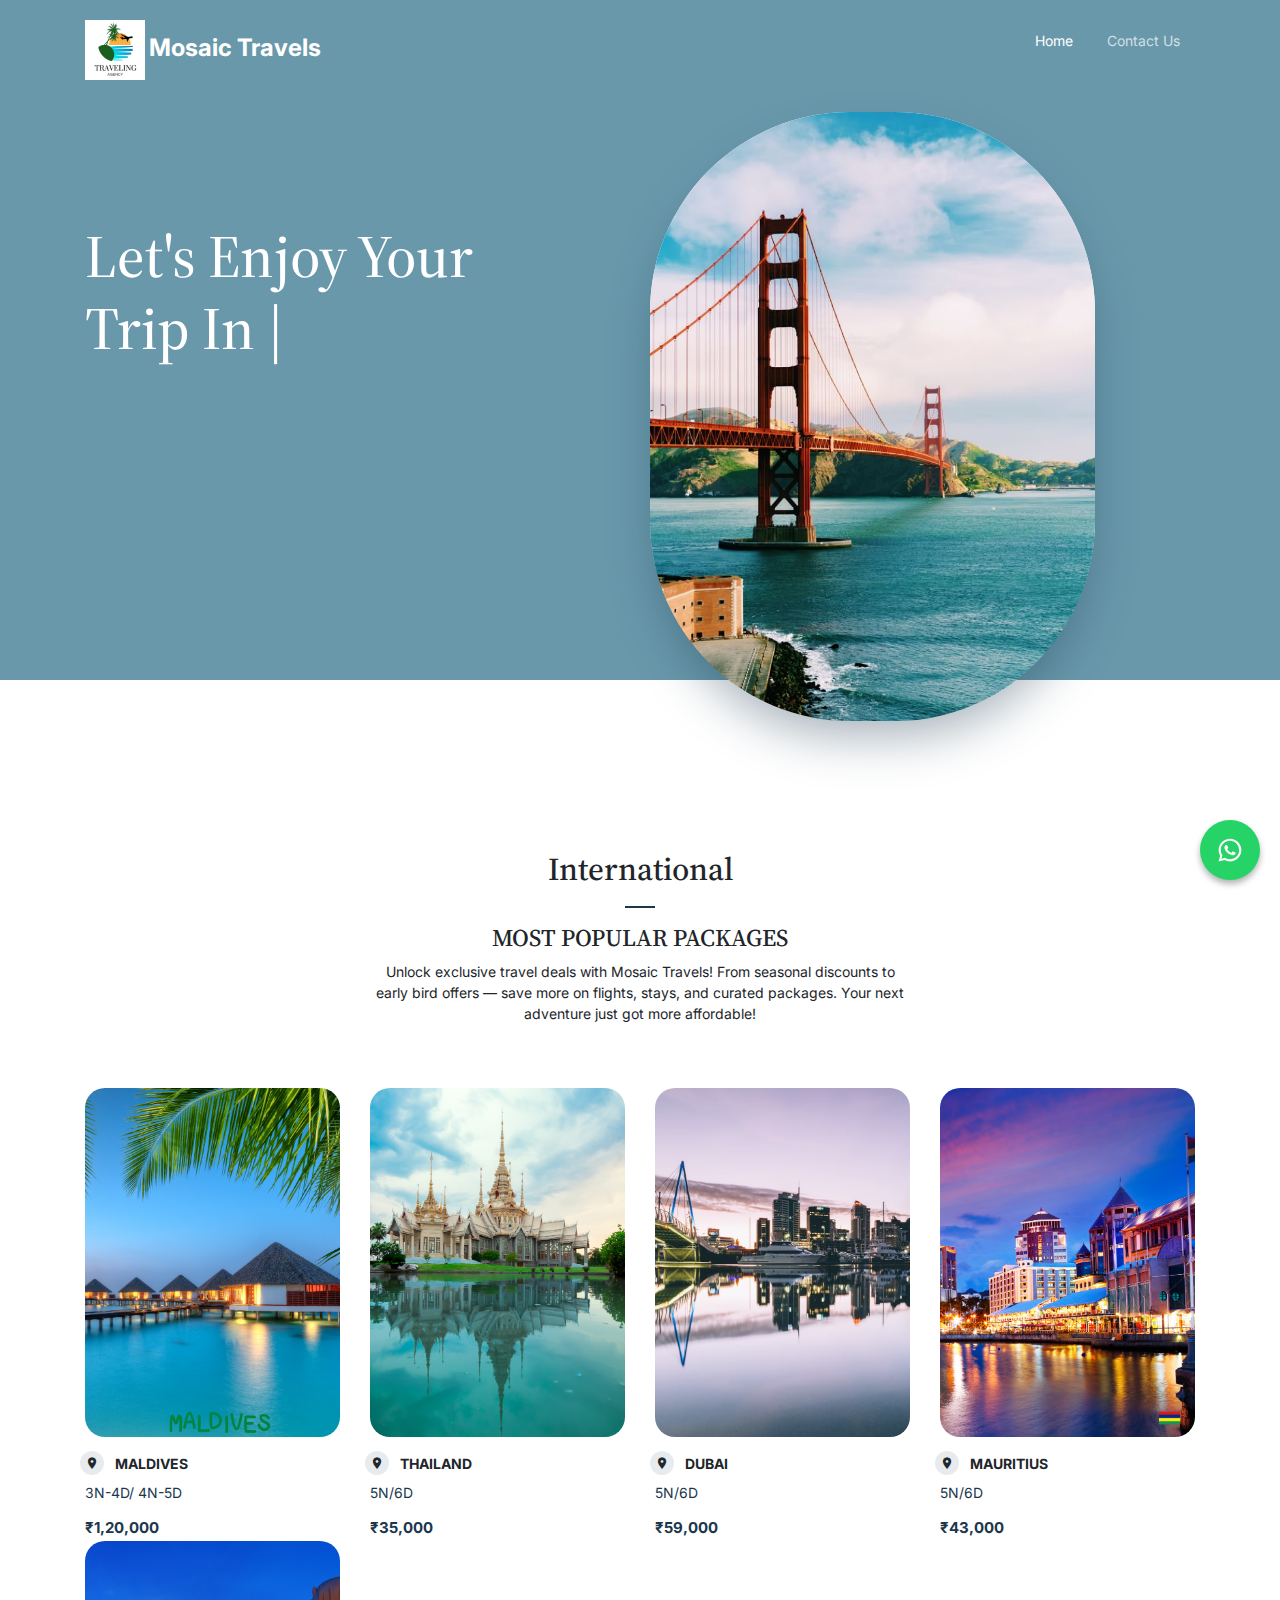
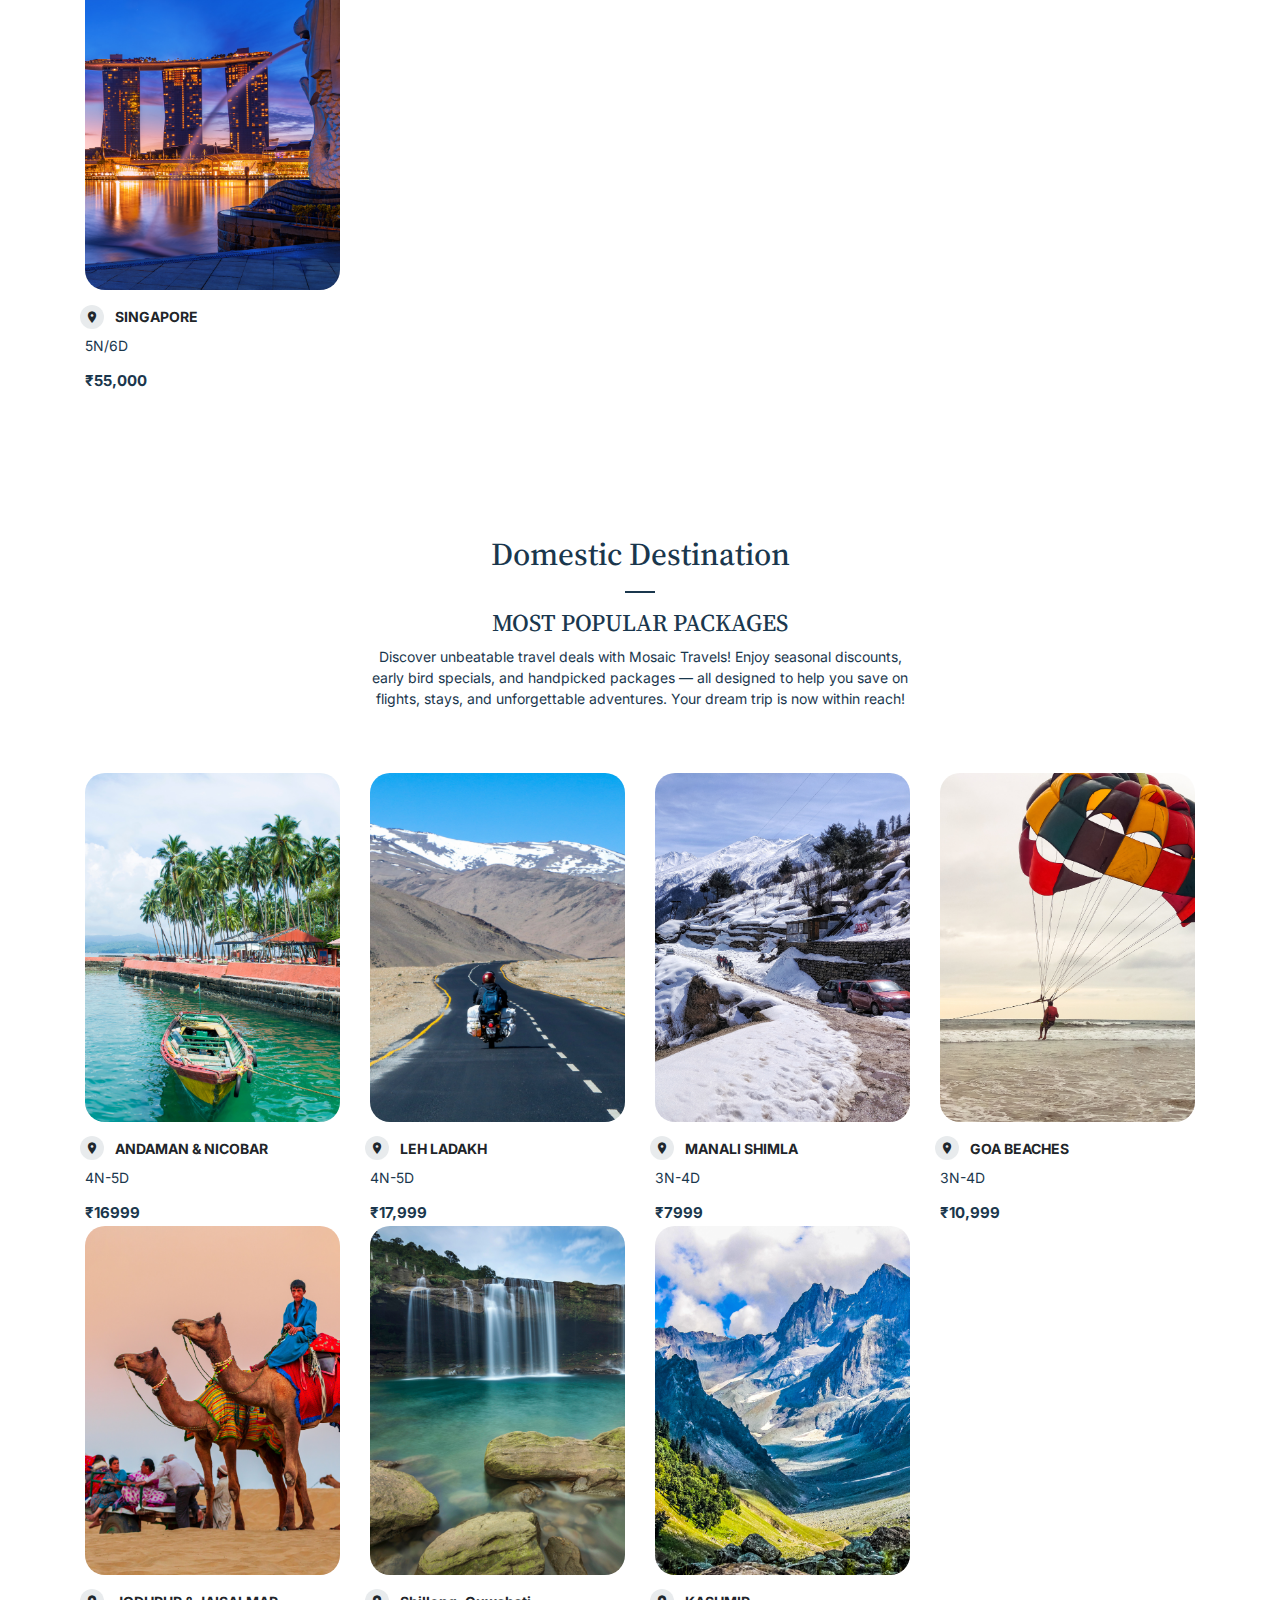
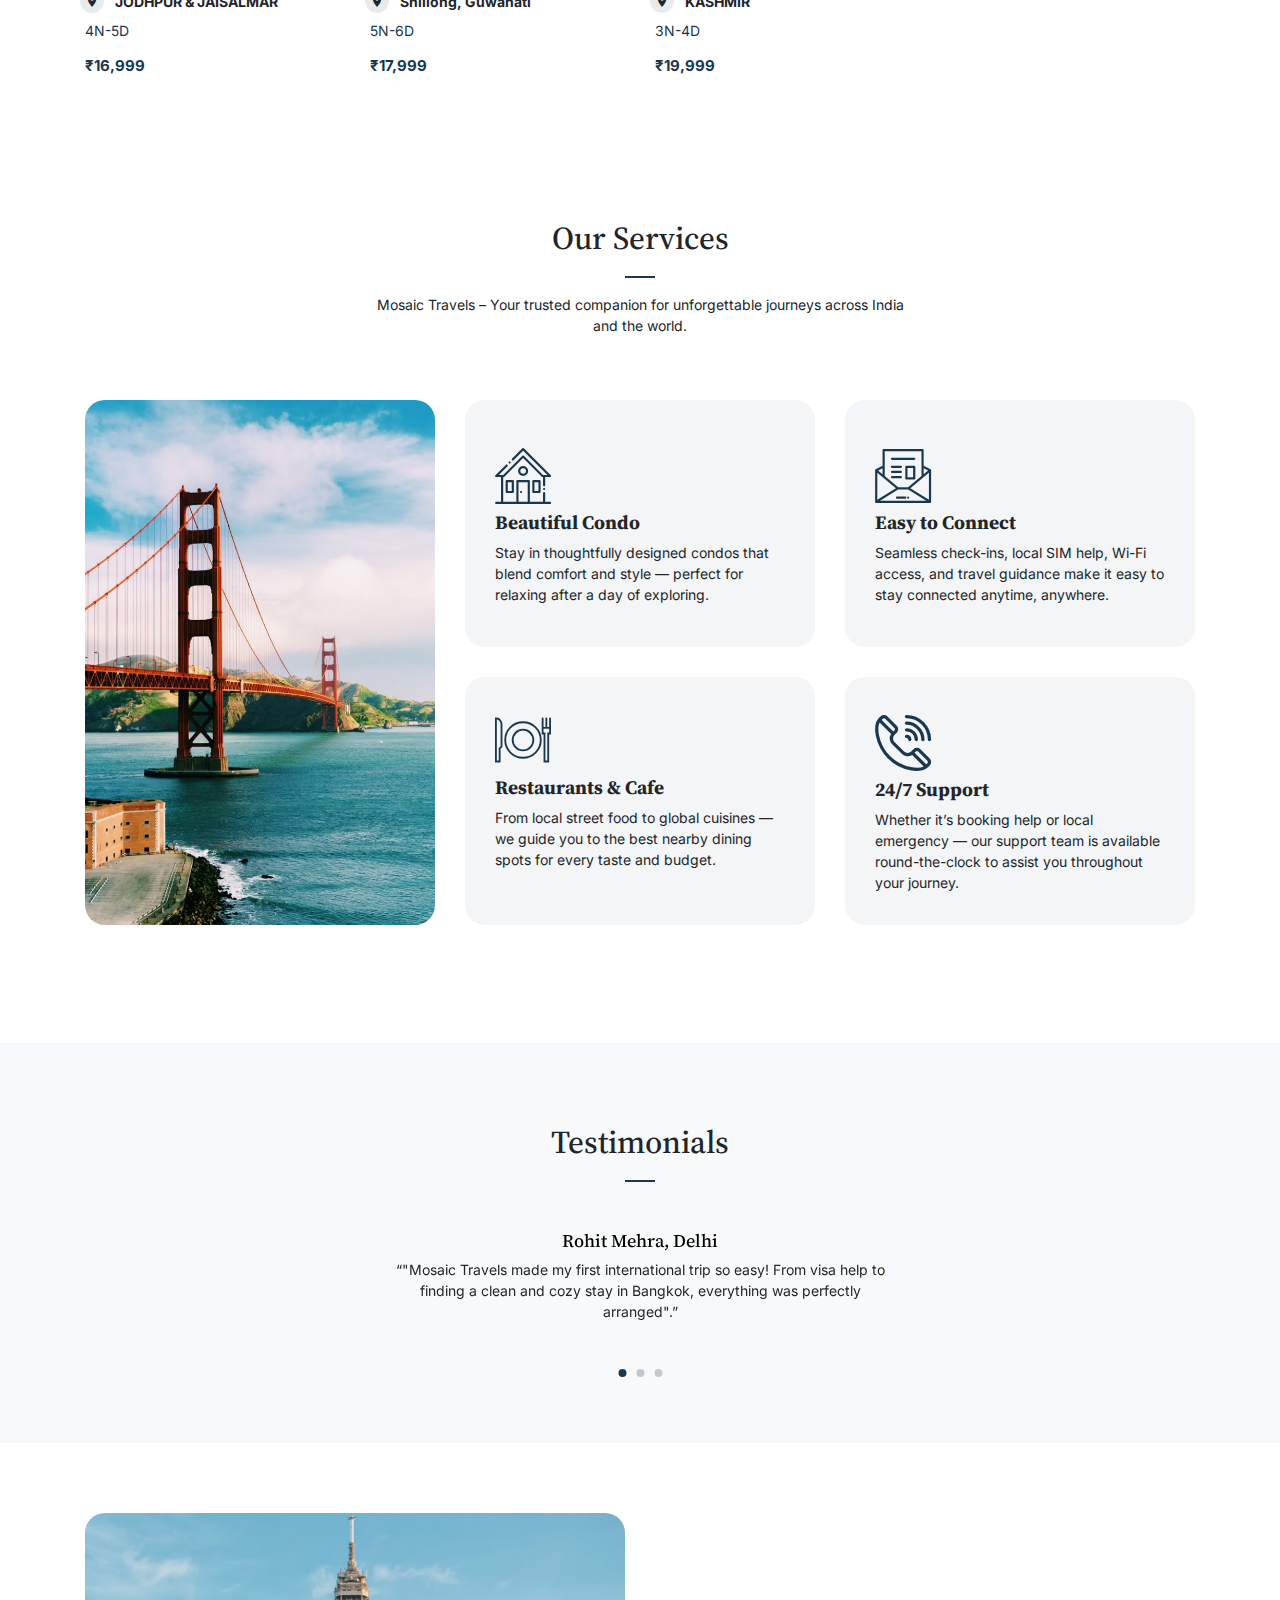
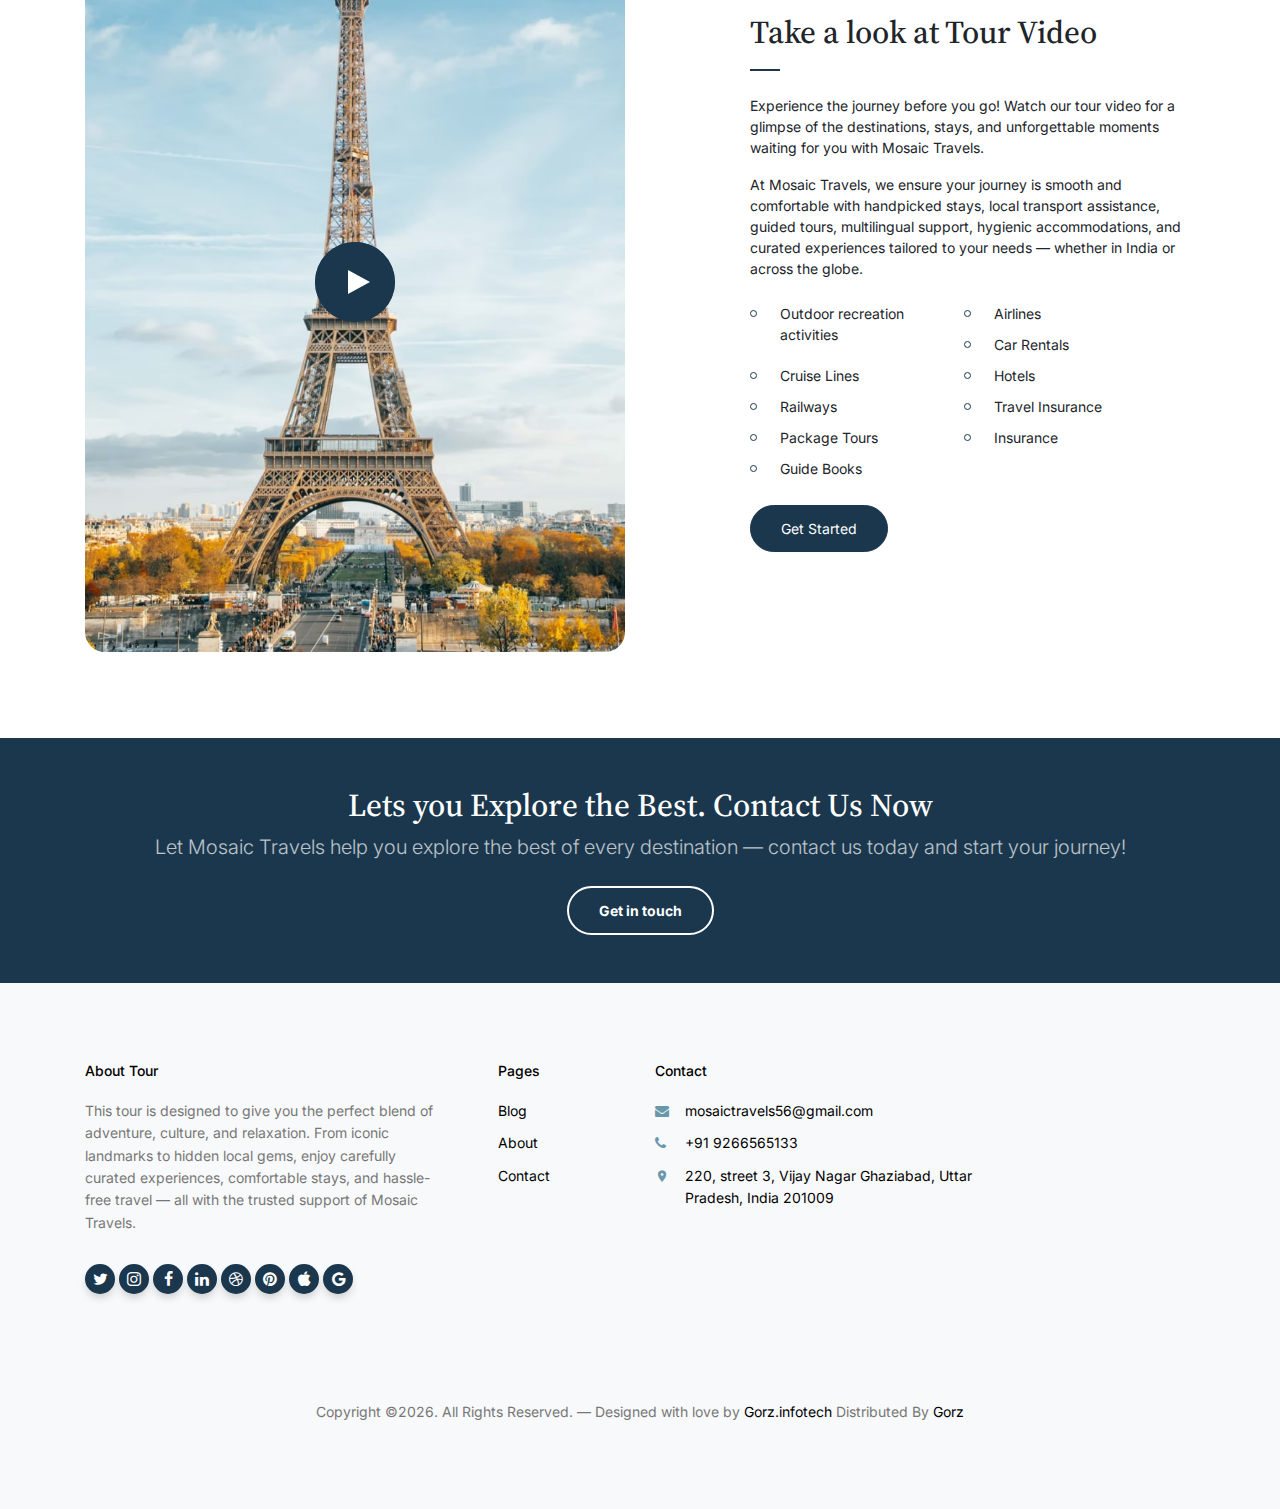
<file: index.html>
<!-- /*
* Template Name: Tour
* Template Author: Untree.co
* Tempalte URI: https://untree.co/
* License: https://creativecommons.org/licenses/by/3.0/
*/ -->
<!doctype html>
<html lang="en">
<head>
	<meta charset="utf-8">
	<meta name="viewport" content="width=device-width, initial-scale=1, shrink-to-fit=no">
	<meta name="author" content="Untree.co">
	<link rel="shortcut icon" href="favicon.png">

	<meta name="description" content="" />
	<meta name="keywords" content="bootstrap, bootstrap4" />

	<link rel="preconnect" href="https://fonts.googleapis.com">
	<link rel="preconnect" href="https://fonts.gstatic.com" crossorigin>
	<link href="https://fonts.googleapis.com/css2?family=Inter:wght@400;700&family=Source+Serif+Pro:wght@400;700&display=swap" rel="stylesheet">

	<link rel="stylesheet" href="css/bootstrap.min.css">
	<link rel="stylesheet" href="css/owl.carousel.min.css">
	<link rel="stylesheet" href="css/owl.theme.default.min.css">
	<link rel="stylesheet" href="css/jquery.fancybox.min.css">
	<link rel="stylesheet" href="fonts/icomoon/style.css">
	<link rel="stylesheet" href="fonts/flaticon/font/flaticon.css">
	<link rel="stylesheet" href="css/daterangepicker.css">
	<link rel="stylesheet" href="css/aos.css">
	<link rel="stylesheet" href="css/style.css">
<!-- Open Graph for WhatsApp / Facebook -->
  <meta property="og:title" content="Mosaic Travels — Adventure, Culture & Relaxation" />
  <meta property="og:description" content="This tour blends adventure, culture, and relaxation — from iconic landmarks to hidden local gems, with comfortable stays and hassle-free travel." />
  <meta property="og:image" content="https://mosaictravels.in/images/Mosaic.png" />
  <meta property="og:url" content="https://mosaictravels.in/" />
  <meta property="og:type" content="website" />

  <!-- Twitter Card (optional) -->
  <meta name="twitter:card" content="summary_large_image" />
  <meta name="twitter:title" content="Mosaic Travels — Adventure, Culture & Relaxation" />
  <meta name="twitter:description" content="From landmarks to hidden gems — enjoy curated tours with Mosaic Travels." />
  <meta name="twitter:image" content="https://mosaictravels.in/path-to-your-preview-image.jpg" />
  <!-- Floating WhatsApp Button -->
<style>
.whatsapp-float {
    position: fixed;
    width: 60px;
    height: 60px;
    bottom: 20px;   /* distance from bottom */
    right: 20px;    /* distance from right */
    background-color: #25D366;
    color: white;
    border-radius: 50%;
    text-align: center;
    display: flex;
    align-items: center;
    justify-content: center;
    box-shadow: 0 4px 6px rgba(0,0,0,0.3);
    z-index: 999;
    transition: transform 0.2s ease, background-color 0.3s ease;
}

.whatsapp-float:hover {
    background-color: #1EBE5B;
    transform: scale(1.1);
}
</style>



	<title>Mosaic Travels — Adventure, Culture & Relaxation</title>
</head>

<body>
	<div class="site-mobile-menu site-navbar-target">
		<div class="site-mobile-menu-header">
			<div class="site-mobile-menu-close">
				<span class="icofont-close js-menu-toggle"></span>
			</div>
		</div>
		<div class="site-mobile-menu-body"></div>
	</div>

	<nav class="site-nav">
		<div class="container">
			<div class="site-navigation">
				<a href="index.html" class="logo m-0"> <img src="images/logo.png" alt="Image" class="mr-1">Mosaic Travels</a>

				<ul class="js-clone-nav d-none d-lg-inline-block text-left site-menu float-right">
					<li class="active"><a href="index.html">Home</a></li>
					<!-- <li class="has-children">
						<a href="#">Dropdown</a>
						<ul class="dropdown">
							<li><a href="elements.html">Elements</a></li>
							<li><a href="#">Menu One</a></li>
							<li class="has-children">
								<a href="#">Menu Two</a>
								<ul class="dropdown">
									<li><a href="#">Sub Menu One</a></li>
									<li><a href="#">Sub Menu Two</a></li>
									<li><a href="#">Sub Menu Three</a></li>
								</ul>
							</li>
							<li><a href="#">Menu Three</a></li>
						</ul>
					</li> -->
					<!-- <li><a href="services.html">Services</a></li> -->
					<!-- <li><a href="about.html">About</a></li> -->
					<li><a href="contact.html">Contact Us</a></li>
				</ul>

				<a href="#" class="burger ml-auto float-right site-menu-toggle js-menu-toggle d-inline-block d-lg-none light" data-toggle="collapse" data-target="#main-navbar">
					<span></span>
				</a>

			</div>
		</div>
	</nav>


	<div class="hero">
		<div class="container">
			<div class="row align-items-center">
				<div class="col-lg-7">
					<div class="intro-wrap">
						<h1 class="mb-5"><span class="d-block">Let's Enjoy Your</span> Trip In <span class="typed-words"></span></h1>

						<!-- <div class="row">
							<div class="col-12">
								<form class="form">
									<div class="row mb-2">
										<div class="col-sm-12 col-md-6 mb-3 mb-lg-0 col-lg-4">
											<select name="" id="" class="form-control custom-select">
												<option value="">Destination</option>
												<option value="">Goa</option>
												<option value="">Himachal</option>
												<option value="">Jaipur</option>
												<option value="">Singapore</option>
												<option value="">Thailaned</option>
												<option value="">Dubai</option>
												<option value="">Bali</option>
												<option value="">Maldives</option>
											</select>
										</div>
										<div class="col-sm-12 col-md-6 mb-3 mb-lg-0 col-lg-5">
											<input type="text" class="form-control" name="daterange">
										</div>
										<div class="col-sm-12 col-md-6 mb-3 mb-lg-0 col-lg-3">
											<input type="text" class="form-control" placeholder="# of People">
										</div>

									</div>    
									<div class="row align-items-center">
										<div class="col-sm-12 col-md-6 mb-3 mb-lg-0 col-lg-4">
											<input type="submit" class="btn btn-primary btn-block" value="Search">
										</div>
										<div class="col-lg-8">
											<label class="control control--checkbox mt-3">
												<span class="caption">Save this search</span>
												<input type="checkbox" checked="checked" />
												<div class="control__indicator"></div>
											</label>
										</div>
									</div>
								</form>
							</div>
						</div> -->
					</div>
				</div>
				<div class="col-lg-5">
					<div class="slides">
						<img src="images/hero-slider-1.jpg" alt="Image" class="img-fluid active">
						<img src="images/hero-slider-2.jpg" alt="Image" class="img-fluid">
						<img src="images/hero-slider-3.jpg" alt="Image" class="img-fluid">
						<img src="images/hero-slider-4.jpg" alt="Image" class="img-fluid">
						<img src="images/hero-slider-5.jpg" alt="Image" class="img-fluid">
					</div>
				</div>
			</div>
		</div>
	</div>


	

	<!-- <div class="untree_co-section count-numbers py-5">
		<div class="container">
			<div class="row">
				<div class="col-6 col-sm-6 col-md-6 col-lg-3">
					<div class="counter-wrap">
						<div class="counter">
							<span class="" data-number="9313">0</span>
						</div>
						<span class="caption">No. of Travels</span>
					</div>
				</div>
				<div class="col-6 col-sm-6 col-md-6 col-lg-3">
					<div class="counter-wrap">
						<div class="counter">
							<span class="" data-number="8492">0</span>
						</div>
						<span class="caption">No. of Clients</span>
					</div>
				</div>
				<div class="col-6 col-sm-6 col-md-6 col-lg-3">
					<div class="counter-wrap">
						<div class="counter">
							<span class="" data-number="100">0</span>
						</div>
						<span class="caption">No. of Employees</span>
					</div>
				</div>
				<div class="col-6 col-sm-6 col-md-6 col-lg-3">
					<div class="counter-wrap">
						<div class="counter">
							<span class="" data-number="120">0</span>
						</div>
						<span class="caption">No. of Countries</span>
					</div>
				</div>
			</div>
		</div>
	</div> -->



	

	<!-- International price -->
<div class="untree_co-section">
		<div class="container">
			<div class="row justify-content-center text-center mb-5">
				<div class="col-lg-6">
					<h2 class="section-title text-center mb-3">International</h2>
					<h4>MOST POPULAR PACKAGES</h4>
					<p>Unlock exclusive travel deals with Mosaic Travels! From seasonal discounts to early bird offers — save more on flights, stays, and curated packages. Your next adventure just got more affordable!</p>
				</div>
			</div>
			<div class="row">
				<div class="col-6 col-sm-6 col-md-6 col-lg-3 mb-4 mb-lg-0">
					<div class="media-1">
						<a href="#" class="d-block mb-3"><img src="images/Mal1.png" alt="Image" class="img-fluid"></a>
						<span class="d-flex align-items-center loc mb-2">
							<span class="icon-room mr-3"></span>
							<span><b>MALDIVES</b></span>
						</span>
						<div class="d-flex align-items-center">
							<div>
								<p><a href="#">3N-4D/ 4N-5D</p></h3>
								<div class="price ml-auto">
									<span>₹1,20,000</span>
								</div>
							</div>
							
						</div>
						
					</div>
				</div>
				<div class="col-6 col-sm-6 col-md-6 col-lg-3 mb-4 mb-lg-0">
					<div class="media-1">
						<a href="#" class="d-block mb-3"><img src="images/THAILAND.png" alt="Image" class="img-fluid"></a>
						<span class="d-flex align-items-center loc mb-2">
							<span class="icon-room mr-3"></span>
							<span><b>THAILAND</b></span>
						</span>
						<div class="d-flex align-items-center">
							<div>
								<p><a href="#">5N/6D</a></p>
								<div class="price ml-auto">
									<span>₹35,000</span>
								</div>
							</div>
							
						</div>
						
					</div>
				</div>
				<div class="col-6 col-sm-6 col-md-6 col-lg-3 mb-4 mb-lg-0">
					<div class="media-1">
						<a href="#" class="d-block mb-3"><img src="images/hero-slider-3.jpg" alt="Image" class="img-fluid"></a>
						<span class="d-flex align-items-center loc mb-2">
							<span class="icon-room mr-3"></span>
							<span><b>DUBAI</b></span>
						</span>
						<div class="d-flex align-items-center">
							<div>
								<p><a href="#">5N/6D</a></p>
								<div class="price ml-auto">
									<span>₹59,000</span>
								</div>
							</div>
							
						</div>
						
					</div>
				</div>
				<div class="col-6 col-sm-6 col-md-6 col-lg-3 mb-4 mb-lg-0">
					<div class="media-1">
						<a href="#" class="d-block mb-3"><img src="images/MAURITIUS.png" alt="Image" class="img-fluid"></a>

						<span class="d-flex align-items-center loc mb-2">
							<span class="icon-room mr-3"></span>
							<span><b>MAURITIUS</b></span>
						</span>

						<div class="d-flex align-items-center">
							<div>
								<p><a href="#">5N/6D</a></p>
								<div class="price ml-auto">
									<span>₹43,000</span>
								</div>
							</div>
							
						</div>
						
					</div>
				</div>
								<div class="col-6 col-sm-6 col-md-6 col-lg-3 mb-4 mb-lg-0">
					<div class="media-1">
						<a href="#" class="d-block mb-3"><img src="images/singapore.png" alt="Image" class="img-fluid"></a>
						<span class="d-flex align-items-center loc mb-2">
							<span class="icon-room mr-3"></span>
							<span><b>SINGAPORE</b></span>
						</span>
						<div class="d-flex align-items-center">
							<div>
								<p><a href="#">5N/6D</p></h3>
								<div class="price ml-auto">
									<span>₹55,000</span>
								</div>
							</div>
							
						</div>
						
					</div>
				</div>
			</div>
		</div>
	</div>

	<!-- Indian trip price -->
	<div class="untree_co-section">
		<div class="container">
			<div class="row justify-content-center text-center mb-5">
				<div class="col-lg-6">
					<h2 class="section-title text-center mb-3">Domestic Destination</h2>
					<h4>MOST POPULAR PACKAGES</h4>
<p>Discover unbeatable travel deals with Mosaic Travels! Enjoy seasonal discounts, early bird specials, and handpicked packages — all designed to help you save on flights, stays, and unforgettable adventures. Your dream trip is now within reach!</p>
				</div>
			</div>
			<div class="row">
				<div class="col-6 col-sm-6 col-md-6 col-lg-3 mb-4 mb-lg-0">
					<div class="media-1">
						<a href="#" class="d-block mb-3"><img src="images/and.png" alt="Image" class="img-fluid"></a>
						<span class="d-flex align-items-center loc mb-2">
							<span class="icon-room mr-3"></span>
							<span><b>ANDAMAN & NICOBAR</b></span>
						</span>
						<div class="d-flex align-items-center">
							<div>
								<p><a href="#">4N-5D</p></h3>
								<div class="price ml-auto">
									<span>₹16999</span>
								</div>
							</div>
							
						</div>
						
					</div>
				</div>
				<div class="col-6 col-sm-6 col-md-6 col-lg-3 mb-4 mb-lg-0">
					<div class="media-1">
						<a href="#" class="d-block mb-3"><img src="images/leh.png" alt="Image" class="img-fluid"></a>
						<span class="d-flex align-items-center loc mb-2">
							<span class="icon-room mr-3"></span>
							<span><b>LEH LADAKH</b></span>
						</span>
						<div class="d-flex align-items-center">
							<div>
								<p><a href="#">4N-5D</a></p>
								<div class="price ml-auto">
									<span>₹17,999</span>
								</div>
							</div>
							
						</div>
						
					</div>
				</div>
				<div class="col-6 col-sm-6 col-md-6 col-lg-3 mb-4 mb-lg-0">
					<div class="media-1">
						<a href="#" class="d-block mb-3"><img src="images/shimla.png" alt="Image" class="img-fluid"></a>
						<span class="d-flex align-items-center loc mb-2">
							<span class="icon-room mr-3"></span>
							<span><b>MANALI SHIMLA</b></span>
						</span>
						<div class="d-flex align-items-center">
							<div>
								<p><a href="#">3N-4D</a></p>
								<div class="price ml-auto">
									<span>₹7999</span>
								</div>
							</div>
							
						</div>
						
					</div>
				</div>
				<div class="col-6 col-sm-6 col-md-6 col-lg-3 mb-4 mb-lg-0">
					<div class="media-1">
						<a href="#" class="d-block mb-3"><img src="images/goa.png" alt="Image" class="img-fluid"></a>

						<span class="d-flex align-items-center loc mb-2">
							<span class="icon-room mr-3"></span>
							<span><b>GOA BEACHES</b></span>
						</span>

						<div class="d-flex align-items-center">
							<div>
								<p><a href="#">3N-4D</a></p>
								<div class="price ml-auto">
									<span>₹10,999</span>
								</div>
							</div>
							
						</div>
						
					</div>
				</div>
<div class="col-6 col-sm-6 col-md-6 col-lg-3 mb-4 mb-lg-0">
					<div class="media-1">
						<a href="#" class="d-block mb-3"><img src="images/jais.png" alt="Image" class="img-fluid"></a>

						<span class="d-flex align-items-center loc mb-2">
							<span class="icon-room mr-3"></span>
							<span><b>JODHPUR & JAISALMAR</b></span>
						</span>

						<div class="d-flex align-items-center">
							<div>
								<p><a href="#">4N-5D</a></p>
								<div class="price ml-auto">
									<span>₹16,999</span>
								</div>
							</div>
							
						</div>
						
					</div>
				</div>

				<div class="col-6 col-sm-6 col-md-6 col-lg-3 mb-4 mb-lg-0">
					<div class="media-1">
						<a href="#" class="d-block mb-3"><img src="images/shilong.png" alt="Image" class="img-fluid"></a>

						<span class="d-flex align-items-center loc mb-2">
							<span class="icon-room mr-3"></span>
							<span><b>Shillong, Guwahati</b></span>
						</span>

						<div class="d-flex align-items-center">
							<div>
								<p><a href="#">5N-6D</a></p>
								<div class="price ml-auto">
									<span>₹17,999</span>
								</div>
							</div>
							
						</div>
						
					</div>
				</div>
				<div class="col-6 col-sm-6 col-md-6 col-lg-3 mb-4 mb-lg-0">
					<div class="media-1">
						<a href="#" class="d-block mb-3"><img src="images/kashmir.png" alt="Image" class="img-fluid"></a>

						<span class="d-flex align-items-center loc mb-2">
							<span class="icon-room mr-3"></span>
							<span><b>KASHMIR</b></span>
						</span>

						<div class="d-flex align-items-center">
							<div>
								<p><a href="#">3N-4D</a></p>
								<div class="price ml-auto">
									<span>₹19,999</span>
								</div>
							</div>
							
						</div>
						
					</div>
				</div>

			</div>
		</div>
	</div>

<div class="untree_co-section">
		<div class="container">
			<div class="row mb-5 justify-content-center">
				<div class="col-lg-6 text-center">
					<h2 class="section-title text-center mb-3">Our Services</h2>
					<p>Mosaic Travels – Your trusted companion for unforgettable journeys across India and the world.</p>
				</div>
			</div>
			<div class="row align-items-stretch">
				<div class="col-lg-4 order-lg-1">
					<div class="h-100"><div class="frame h-100"><div class="feature-img-bg h-100" style="background-image: url('images/hero-slider-1.jpg');"></div></div></div>
				</div>

				<div class="col-6 col-sm-6 col-lg-4 feature-1-wrap d-md-flex flex-md-column order-lg-1" >

					<div class="feature-1 d-md-flex">
						<div class="align-self-center">
							<span class="flaticon-house display-4 text-primary"></span>
							<h3>Beautiful Condo</h3>
							<p class="mb-0">Stay in thoughtfully designed condos that blend comfort and style — perfect for relaxing after a day of exploring.</p>
						</div>
					</div>

					<div class="feature-1 ">
						<div class="align-self-center">
							<span class="flaticon-restaurant display-4 text-primary"></span>
							<h3>Restaurants & Cafe</h3>
							<p class="mb-0">From local street food to global cuisines — we guide you to the best nearby dining spots for every taste and budget.</p>
						</div>
					</div>

				</div>

				<div class="col-6 col-sm-6 col-lg-4 feature-1-wrap d-md-flex flex-md-column order-lg-3" >

					<div class="feature-1 d-md-flex">
						<div class="align-self-center">
							<span class="flaticon-mail display-4 text-primary"></span>
							<h3>Easy to Connect</h3>
							<p class="mb-0">Seamless check-ins, local SIM help, Wi-Fi access, and travel guidance make it easy to stay connected anytime, anywhere.</p>
						</div>
					</div>

					<div class="feature-1 d-md-flex">
						<div class="align-self-center">
							<span class="flaticon-phone-call display-4 text-primary"></span>
							<h3>24/7 Support</h3>
							<p class="mb-0">Whether it’s booking help or local emergency — our support team is available round-the-clock to assist you throughout your journey.</p>
						</div>
					</div>

				</div>

			</div>
		</div>
	</div>

	<div class="untree_co-section testimonial-section mt-5">
		<div class="container">
			<div class="row justify-content-center">
				<div class="col-lg-7 text-center">
					<h2 class="section-title text-center mb-5">Testimonials</h2>

					<div class="owl-single owl-carousel no-nav">
						<div class="testimonial mx-auto">
							<!-- <figure class="img-wrap">
								<img src="images/person_2.jpg" alt="Image" class="img-fluid">
							</figure> -->
							<h3 class="name">Rohit Mehra, Delhi</h3>
							<blockquote>
								<p>&ldquo;"Mosaic Travels made my first international trip so easy! From visa help to finding a clean and cozy stay in Bangkok, everything was perfectly arranged".&rdquo;</p>
							</blockquote>
						</div>

						<div class="testimonial mx-auto">
							<!-- <figure class="img-wrap">
								<img src="images/person_3.jpg" alt="Image" class="img-fluid">
							</figure> -->
							<h3 class="name">Sneha Reddy, Hyderabad</h3>
							<blockquote>
								<p>&ldquo;"I booked a Kerala package through Mosaic and it was a dream! The houseboat stay, the local food, even last-minute changes were handled smoothly."&rdquo;</p>
							</blockquote>
						</div>

						<div class="testimonial mx-auto">
							<!-- <figure class="img-wrap">
								<img src="images/person_4.jpg" alt="Image" class="img-fluid">
							</figure> -->
							<h3 class="name">Amit Sharma, Jaipur</h3>
							<blockquote>
								<p>&ldquo;"What I loved most was their 24/7 support. I missed my connecting flight in Dubai, and within minutes, the Mosaic team helped me rebook and arrange a hotel stay."&rdquo;</p>
							</blockquote>
						</div>

					</div>

				</div>
			</div>
		</div>
	</div>


	

	<div class="untree_co-section">
		<div class="container">
			<div class="row justify-content-between align-items-center">
				
				<div class="col-lg-6">
					<figure class="img-play-video">
						<a id="play-video" class="video-play-button" href="https://www.youtube.com/watch?v=mwtbEGNABWU" data-fancybox>
							<span></span>
						</a>
						<img src="images/hero-slider-2.jpg" alt="Image" class="img-fluid rounded-20">
					</figure>
				</div>

				<div class="col-lg-5">
					<h2 class="section-title text-left mb-4">Take a look at Tour Video</h2>
					<p>Experience the journey before you go! Watch our tour video for a glimpse of the destinations, stays, and unforgettable moments waiting for you with Mosaic Travels.</p>

					<p class="mb-4">At Mosaic Travels, we ensure your journey is smooth and comfortable with handpicked stays, local transport assistance, guided tours, multilingual support, hygienic accommodations, and curated experiences tailored to your needs — whether in India or across the globe.</p>

					<ul class="list-unstyled two-col clearfix">
						<li>Outdoor recreation activities</li>
						<li>Airlines</li>
						<li>Car Rentals</li>
						<li>Cruise Lines</li>
						<li>Hotels</li>
						<li>Railways</li>
						<li>Travel Insurance</li>
						<li>Package Tours</li>
						<li>Insurance</li>
						<li>Guide Books</li>
					</ul>

					<p><a href="#" class="btn btn-primary">Get Started</a></p>

					
				</div>
			</div>
		</div>
	</div>

	
	
	<div class="py-5 cta-section">
		<div class="container">
			<div class="row text-center">
				<div class="col-md-12">
					<h2 class="mb-2 text-white">Lets you Explore the Best. Contact Us Now</h2>
					<p class="mb-4 lead text-white text-white-opacity">Let Mosaic Travels help you explore the best of every destination — contact us today and start your journey!</p>
					<p class="mb-0"><a href="booking.html" class="btn btn-outline-white text-white btn-md font-weight-bold">Get in touch</a></p>
				</div>
			</div>
		</div>
	</div>

	<div class="site-footer">
		<div class="inner first">
			<div class="container">
				<div class="row">
					<div class="col-md-6 col-lg-4">
						<div class="widget">
							<h3 class="heading">About Tour</h3>
							<p>This tour is designed to give you the perfect blend of adventure, culture, and relaxation. From iconic landmarks to hidden local gems, enjoy carefully curated experiences, comfortable stays, and hassle-free travel — all with the trusted support of Mosaic Travels.</p>
						</div>
						<div class="widget">
							<ul class="list-unstyled social">
								<li><a href="#"><span class="icon-twitter"></span></a></li>
								<li><a href="#"><span class="icon-instagram"></span></a></li>
								<li><a href="#"><span class="icon-facebook"></span></a></li>
								<li><a href="#"><span class="icon-linkedin"></span></a></li>
								<li><a href="#"><span class="icon-dribbble"></span></a></li>
								<li><a href="#"><span class="icon-pinterest"></span></a></li>
								<li><a href="#"><span class="icon-apple"></span></a></li>
								<li><a href="#"><span class="icon-google"></span></a></li>
							</ul>
						</div>
					</div>
					<div class="col-md-6 col-lg-2 pl-lg-5">
						<div class="widget">
							<h3 class="heading">Pages</h3>
							<ul class="links list-unstyled">
								<li><a href="#">Blog</a></li>
								<li><a href="#">About</a></li>
								<li><a href="#">Contact</a></li>
							</ul>
						</div>
					</div>
					<!-- <div class="col-md-6 col-lg-2">
						<div class="widget">
							<h3 class="heading">Resources</h3>
							<ul class="links list-unstyled">
								<li><a href="#">Blog</a></li>
								<li><a href="#">About</a></li>
								<li><a href="#">Contact</a></li>
							</ul>
						</div>
					</div> -->
					<div class="col-md-6 col-lg-4">
						<div class="widget">
							<h3 class="heading">Contact</h3>
							<ul class="list-unstyled quick-info links">
								<li class="email"><a href="#">mosaictravels56@gmail.com</a></li>
								<li class="phone"><a href="#">+91 9266565133</a></li>
								<li class="address"><a href="#">220, street 3, Vijay Nagar Ghaziabad, Uttar Pradesh, India 201009</a></li>
							</ul>
						</div>
					</div>
				</div>
			</div>
		</div>



		<div class="inner dark">
			<div class="container">
				<div class="row text-center">
					<div class="col-md-8 mb-3 mb-md-0 mx-auto">
						<p>Copyright &copy;<script>document.write(new Date().getFullYear());</script>. All Rights Reserved. &mdash; Designed with love by <a href="https://untree.co" class="link-highlight">Gorz.infotech</a> <!-- License information: https://untree.co/license/ -->Distributed By <a href="https://themewagon.com" target="_blank" >Gorz</a>
						</p>
					</div>
					
				</div>
			</div>
		</div>
	</div>

	<div id="overlayer"></div>
	<div class="loader">
		<div class="spinner-border" role="status">
			<span class="sr-only">Loading...</span>
		</div>
	</div>

<!-- Floating WhatsApp Button -->
<a href="https://wa.me/919266565133?text=Hi%2C%20I%20want%20to%20know%20more%20about%20your%20courses"
   target="_blank"
   class="whatsapp-float">
   <svg xmlns="http://www.w3.org/2000/svg" width="28" height="28" viewBox="0 0 32 32" fill="white">
      <path d="M16.004 3.004c-7.18 0-13 5.82-13 13 0 2.293.6 4.54 1.746 6.504l-1.836 6.708 6.852-1.8A12.946 12.946 0 0 0 16.004 29c7.18 0 13-5.82 13-13s-5.82-13-13-13zm0 23.536a10.483 10.483 0 0 1-5.34-1.468l-.384-.228-4.06 1.068 1.08-3.966-.248-.4a10.46 10.46 0 0 1-1.6-5.54c0-5.8 4.716-10.516 10.516-10.516 2.812 0 5.454 1.096 7.442 3.084a10.45 10.45 0 0 1 3.074 7.432c0 5.8-4.716 10.516-10.516 10.516zm5.746-7.88c-.312-.156-1.848-.912-2.136-1.016-.288-.108-.5-.156-.712.156-.208.312-.82 1.016-1.004 1.224-.188.208-.372.234-.684.078-.312-.156-1.316-.484-2.508-1.54-.924-.824-1.54-1.844-1.72-2.156-.18-.312-.02-.48.136-.636.14-.14.312-.364.468-.548.156-.188.208-.312.312-.52.104-.208.052-.39-.026-.548-.078-.156-.712-1.712-.976-2.344-.256-.624-.52-.54-.712-.548l-.608-.012c-.208 0-.548.078-.836.39-.288.312-1.096 1.072-1.096 2.62 0 1.54 1.12 3.02 1.276 3.228.156.208 2.204 3.364 5.34 4.712.748.324 1.332.516 1.788.66.752.24 1.436.208 1.98.126.604-.09 1.848-.756 2.108-1.484.26-.728.26-1.352.18-1.484-.08-.132-.288-.208-.6-.364z"/>
   </svg>
</a>


	<script src="js/jquery-3.4.1.min.js"></script>
	<script src="js/popper.min.js"></script>
	<script src="js/bootstrap.min.js"></script>
	<script src="js/owl.carousel.min.js"></script>
	<script src="js/jquery.animateNumber.min.js"></script>
	<script src="js/jquery.waypoints.min.js"></script>
	<script src="js/jquery.fancybox.min.js"></script>
	<script src="js/aos.js"></script>
	<script src="js/moment.min.js"></script>
	<script src="js/daterangepicker.js"></script>

	<script src="js/typed.js"></script>
	<script>
		$(function() {
			var slides = $('.slides'),
			images = slides.find('img');

			images.each(function(i) {
				$(this).attr('data-id', i + 1);
			})

			var typed = new Typed('.typed-words', {
				strings: [" MALDIVES."," THAILAND."," DUBAI.", "SINGAPORE,", " MAURITIUS."],
				typeSpeed: 80,
				backSpeed: 80,
				backDelay: 4000,
				startDelay: 1000,
				loop: true,
				showCursor: true,
				preStringTyped: (arrayPos, self) => {
					arrayPos++;
					console.log(arrayPos);
					$('.slides img').removeClass('active');
					$('.slides img[data-id="'+arrayPos+'"]').addClass('active');
				}

			});
		})
	</script>

	<script src="js/custom.js"></script>

</body>

</html>
</file>
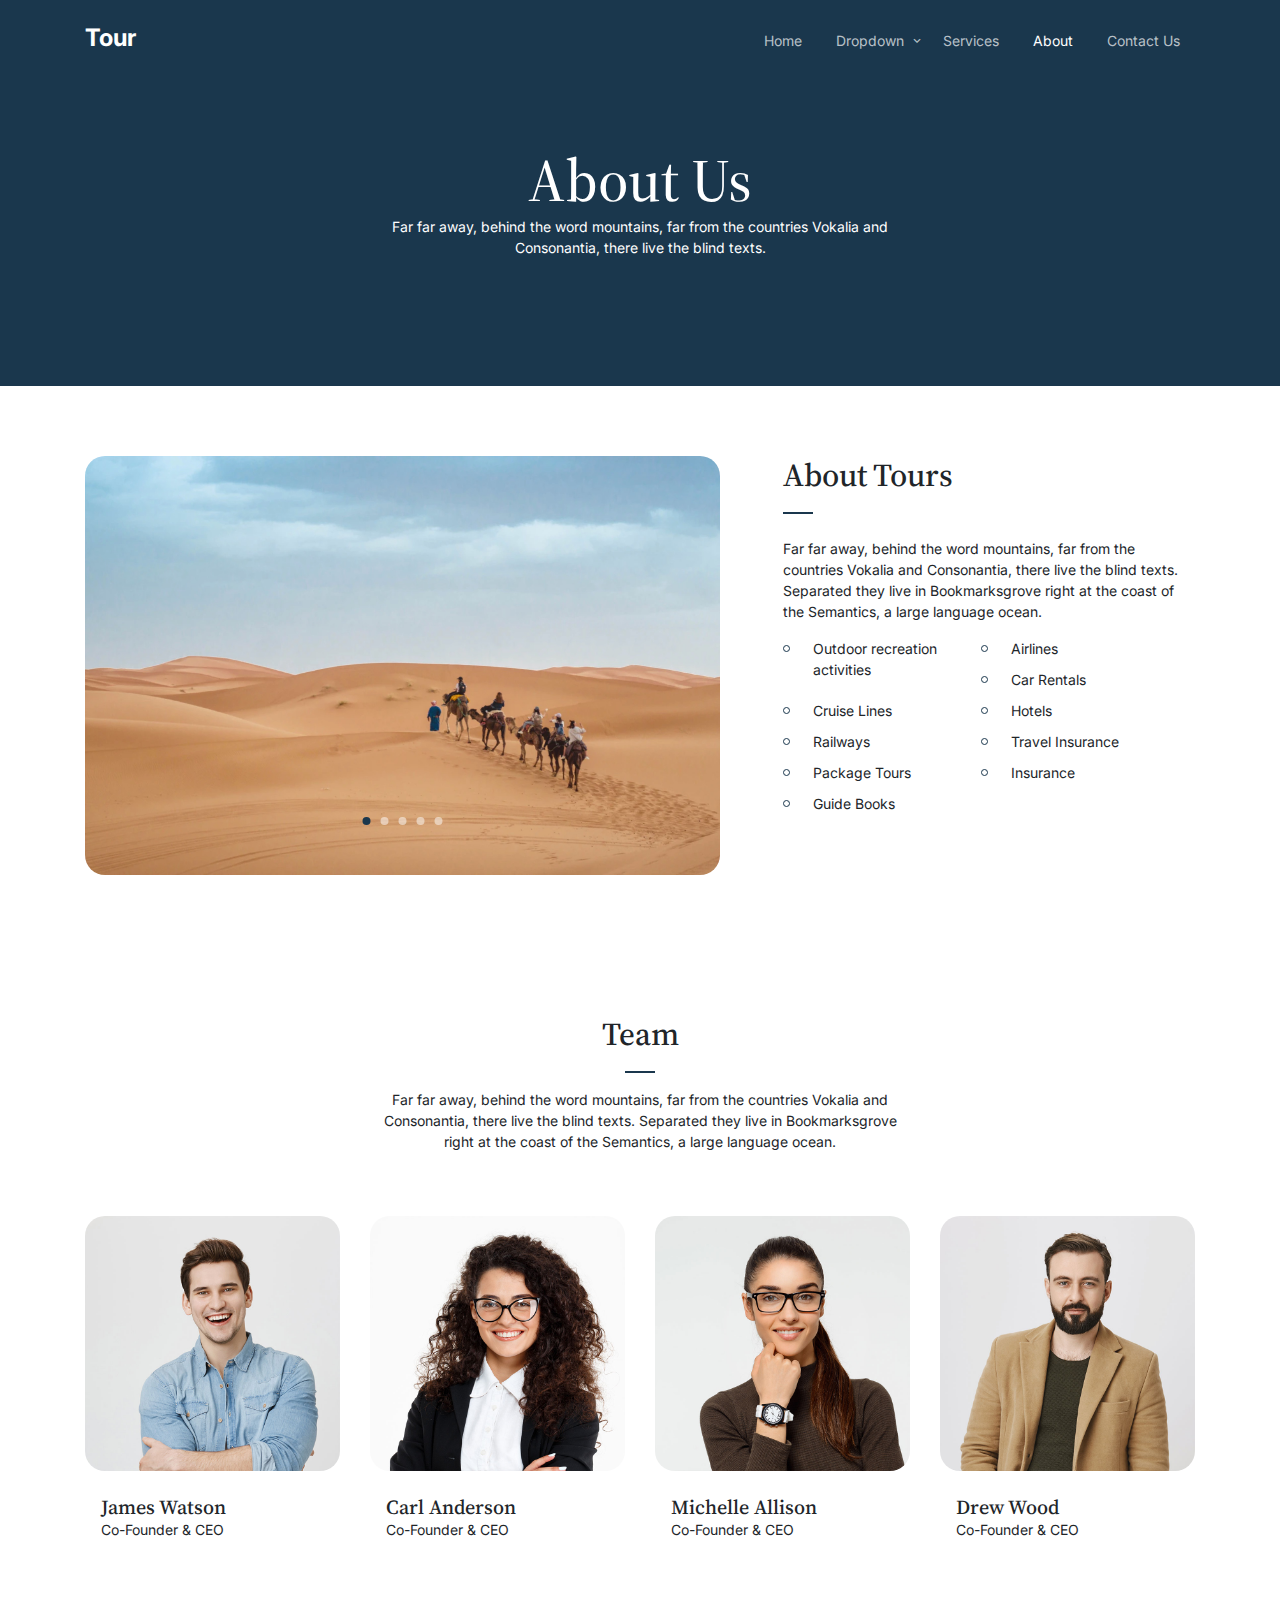
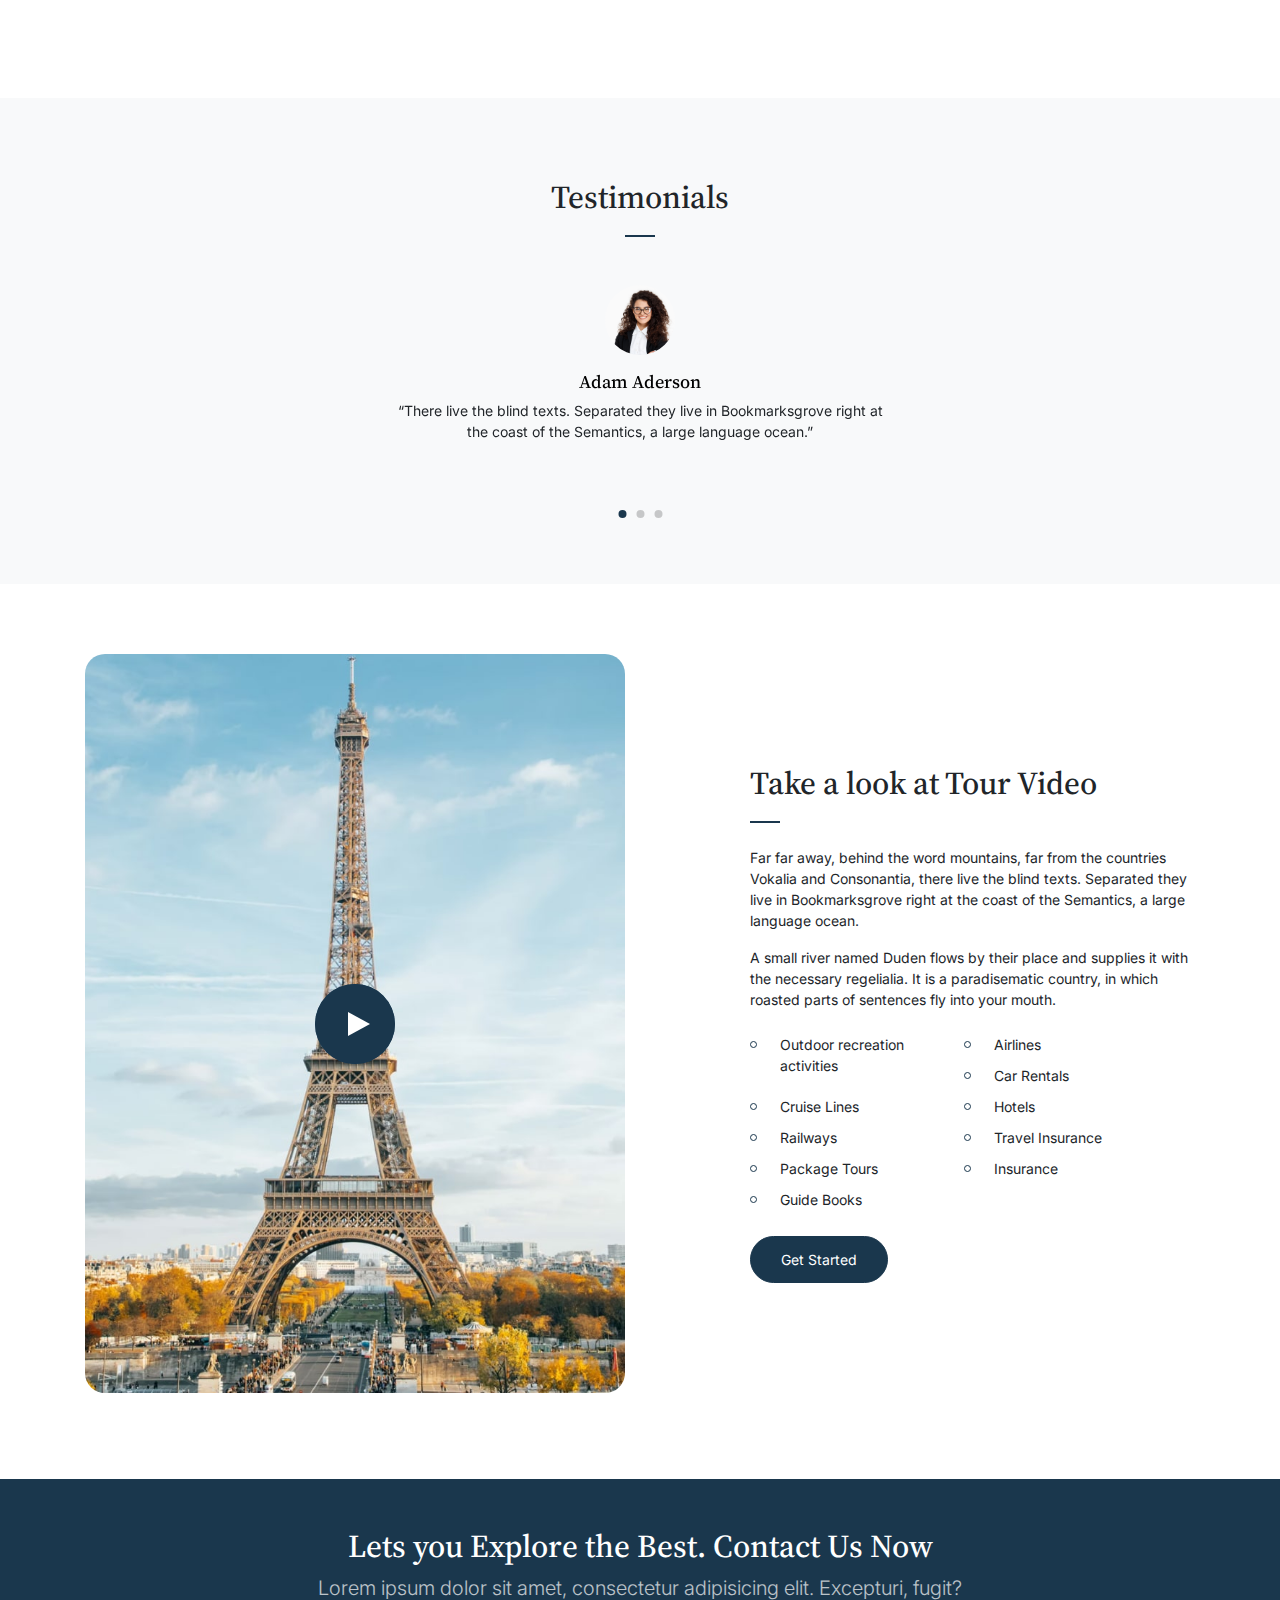
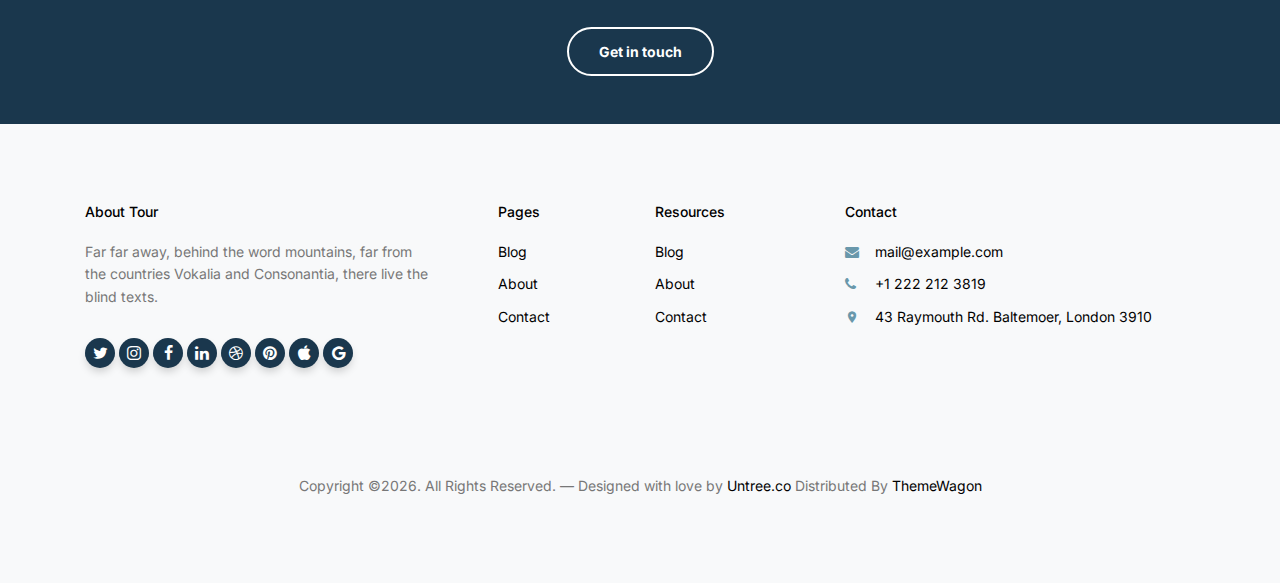
<file: about.html>
<!-- /*
* Template Name: Tour
* Template Author: Untree.co
* Tempalte URI: https://untree.co/
* License: https://creativecommons.org/licenses/by/3.0/
*/ -->
<!doctype html>
<html lang="en">
<head>
  <meta charset="utf-8">
  <meta name="viewport" content="width=device-width, initial-scale=1, shrink-to-fit=no">
  <meta name="author" content="Untree.co">
  <link rel="shortcut icon" href="favicon.png">

  <meta name="description" content="" />
  <meta name="keywords" content="bootstrap, bootstrap4" />

  <link rel="preconnect" href="https://fonts.googleapis.com">
  <link rel="preconnect" href="https://fonts.gstatic.com" crossorigin>
  <link href="https://fonts.googleapis.com/css2?family=Inter:wght@400;700&family=Source+Serif+Pro:wght@400;700&display=swap" rel="stylesheet">

  <link rel="stylesheet" href="css/bootstrap.min.css">
  <link rel="stylesheet" href="css/owl.carousel.min.css">
  <link rel="stylesheet" href="css/owl.theme.default.min.css">
  <link rel="stylesheet" href="css/jquery.fancybox.min.css">
  <link rel="stylesheet" href="fonts/icomoon/style.css">
  <link rel="stylesheet" href="fonts/flaticon/font/flaticon.css">
  <link rel="stylesheet" href="css/daterangepicker.css">
  <link rel="stylesheet" href="css/aos.css">
  <link rel="stylesheet" href="css/style.css">

  <title>Tour Free Bootstrap Template for Travel Agency by Untree.co</title>
</head>

<body>


  <div class="site-mobile-menu site-navbar-target">
    <div class="site-mobile-menu-header">
      <div class="site-mobile-menu-close">
        <span class="icofont-close js-menu-toggle"></span>
      </div>
    </div>
    <div class="site-mobile-menu-body"></div>
  </div>

  <nav class="site-nav">
    <div class="container">
      <div class="site-navigation">
        <a href="index.html" class="logo m-0">Tour <span class="text-primary">.</span></a>

        <ul class="js-clone-nav d-none d-lg-inline-block text-left site-menu float-right">
          <li><a href="index.html">Home</a></li>
          <li class="has-children">
            <a href="#">Dropdown</a>
            <ul class="dropdown">
              <li><a href="elements.html">Elements</a></li>
              <li><a href="#">Menu One</a></li>
              <li class="has-children">
                <a href="#">Menu Two</a>
                <ul class="dropdown">
                  <li><a href="#">Sub Menu One</a></li>
                  <li><a href="#">Sub Menu Two</a></li>
                  <li><a href="#">Sub Menu Three</a></li>
                </ul>
              </li>
              <li><a href="#">Menu Three</a></li>
            </ul>
          </li>
          <li><a href="services.html">Services</a></li>
          <li class="active"><a href="about.html">About</a></li>
          <li><a href="contact.html">Contact Us</a></li>
        </ul>

        <a href="#" class="burger ml-auto float-right site-menu-toggle js-menu-toggle d-inline-block d-lg-none light" data-toggle="collapse" data-target="#main-navbar">
          <span></span>
        </a>

      </div>
    </div>
  </nav>


  <div class="hero hero-inner">
    <div class="container">
      <div class="row align-items-center">
        <div class="col-lg-6 mx-auto text-center">
          <div class="intro-wrap">
            <h1 class="mb-0">About Us</h1>
            <p class="text-white">Far far away, behind the word mountains, far from the countries Vokalia and Consonantia, there live the blind texts. </p>
          </div>
        </div>
      </div>
    </div>
  </div>

  
  
  <div class="untree_co-section">
    <div class="container">
      <div class="row">
        <div class="col-lg-7">
          <div class="owl-single dots-absolute owl-carousel">
            <img src="images/slider-1.jpg" alt="Free HTML Template by Untree.co" class="img-fluid rounded-20">
            <img src="images/slider-2.jpg" alt="Free HTML Template by Untree.co" class="img-fluid rounded-20">
            <img src="images/slider-3.jpg" alt="Free HTML Template by Untree.co" class="img-fluid rounded-20">
            <img src="images/slider-4.jpg" alt="Free HTML Template by Untree.co" class="img-fluid rounded-20">
            <img src="images/slider-5.jpg" alt="Free HTML Template by Untree.co" class="img-fluid rounded-20">
          </div>
        </div>
        <div class="col-lg-5 pl-lg-5 ml-auto">
          <h2 class="section-title mb-4">About Tours</h2>
          <p>Far far away, behind the word mountains, far from the countries Vokalia and Consonantia, there live the blind texts. Separated they live in Bookmarksgrove right at the coast of the Semantics, a large language ocean.</p>
          <ul class="list-unstyled two-col clearfix">
            <li>Outdoor recreation activities</li>
            <li>Airlines</li>
            <li>Car Rentals</li>
            <li>Cruise Lines</li>
            <li>Hotels</li>
            <li>Railways</li>
            <li>Travel Insurance</li>
            <li>Package Tours</li>
            <li>Insurance</li>
            <li>Guide Books</li>
          </ul>
        </div>
      </div>
    </div>
  </div>

  <div class="untree_co-section">
    <div class="container">
      <div class="row justify-content-center mb-5">
        <div class="col-md-6 text-center">
          <h2 class="section-title mb-3 text-center">Team</h2>
          <p>Far far away, behind the word mountains, far from the countries Vokalia and Consonantia, there live the blind texts. Separated they live in Bookmarksgrove right at the coast of the Semantics, a large language ocean.</p>
        </div>
      </div>

      <div class="row">
        <div class="col-lg-3 mb-4">
          <div class="team">
            <img src="images/person_1.jpg" alt="Image" class="img-fluid mb-4 rounded-20">
            <div class="px-3">
              <h3 class="mb-0">James Watson</h3>
              <p>Co-Founder &amp; CEO</p>
            </div>
          </div>
        </div>
        <div class="col-lg-3 mb-4">
          <div class="team">
            <img src="images/person_2.jpg" alt="Image" class="img-fluid mb-4 rounded-20">
            <div class="px-3">
              <h3 class="mb-0">Carl Anderson</h3>
              <p>Co-Founder &amp; CEO</p>
            </div>
          </div>
        </div>

        <div class="col-lg-3 mb-4">
          <div class="team">
            <img src="images/person_4.jpg" alt="Image" class="img-fluid mb-4 rounded-20">
            <div class="px-3">
              <h3 class="mb-0">Michelle Allison</h3>
              <p>Co-Founder &amp; CEO</p>
            </div>
          </div>
        </div>
        <div class="col-lg-3 mb-4">
          <div class="team">
            <img src="images/person_3.jpg" alt="Image" class="img-fluid mb-4 rounded-20">
            <div class="px-3">
              <h3 class="mb-0">Drew Wood</h3>
              <p>Co-Founder &amp; CEO</p>
            </div>
          </div>
        </div>

      </div>

    </div>
  </div>


  

  <div class="untree_co-section testimonial-section mt-5">
    <div class="container">
      <div class="row justify-content-center">
        <div class="col-lg-7 text-center">
          <h2 class="section-title text-center mb-5">Testimonials</h2>

          <div class="owl-single owl-carousel no-nav">
            <div class="testimonial mx-auto">
              <figure class="img-wrap">
                <img src="images/person_2.jpg" alt="Image" class="img-fluid">
              </figure>
              <h3 class="name">Adam Aderson</h3>
              <blockquote>
                <p>&ldquo;There live the blind texts. Separated they live in Bookmarksgrove right at the coast of the Semantics, a large language ocean.&rdquo;</p>
              </blockquote>
            </div>

            <div class="testimonial mx-auto">
              <figure class="img-wrap">
                <img src="images/person_3.jpg" alt="Image" class="img-fluid">
              </figure>
              <h3 class="name">Lukas Devlin</h3>
              <blockquote>
                <p>&ldquo;There live the blind texts. Separated they live in Bookmarksgrove right at the coast of the Semantics, a large language ocean.&rdquo;</p>
              </blockquote>
            </div>

            <div class="testimonial mx-auto">
              <figure class="img-wrap">
                <img src="images/person_4.jpg" alt="Image" class="img-fluid">
              </figure>
              <h3 class="name">Kayla Bryant</h3>
              <blockquote>
                <p>&ldquo;There live the blind texts. Separated they live in Bookmarksgrove right at the coast of the Semantics, a large language ocean.&rdquo;</p>
              </blockquote>
            </div>

          </div>

        </div>
      </div>
    </div>
  </div>

  <div class="untree_co-section">
    <div class="container">
      <div class="row justify-content-between align-items-center">

        <div class="col-lg-6">
          <figure class="img-play-video">
            <a id="play-video" class="video-play-button" href="https://www.youtube.com/watch?v=mwtbEGNABWU" data-fancybox>
              <span></span>
            </a>
            <img src="images/hero-slider-2.jpg" alt="Image" class="img-fluid rounded-20">
          </figure>
        </div>

        <div class="col-lg-5">
          <h2 class="section-title text-left mb-4">Take a look at Tour Video</h2>
          <p>Far far away, behind the word mountains, far from the countries Vokalia and Consonantia, there live the blind texts. Separated they live in Bookmarksgrove right at the coast of the Semantics, a large language ocean.</p>

          <p class="mb-4">A small river named Duden flows by their place and supplies it with the necessary regelialia. It is a paradisematic country, in which roasted parts of sentences fly into your mouth.</p>

          <ul class="list-unstyled two-col clearfix">
            <li>Outdoor recreation activities</li>
            <li>Airlines</li>
            <li>Car Rentals</li>
            <li>Cruise Lines</li>
            <li>Hotels</li>
            <li>Railways</li>
            <li>Travel Insurance</li>
            <li>Package Tours</li>
            <li>Insurance</li>
            <li>Guide Books</li>
          </ul>

          <p><a href="#" class="btn btn-primary">Get Started</a></p>

          
        </div>
      </div>
    </div>
  </div>
  
  <div class="py-5 cta-section">
    <div class="container">
      <div class="row text-center">
        <div class="col-md-12">
          <h2 class="mb-2 text-white">Lets you Explore the Best. Contact Us Now</h2>
          <p class="mb-4 lead text-white text-white-opacity">Lorem ipsum dolor sit amet, consectetur adipisicing elit. Excepturi, fugit?</p>
          <p class="mb-0"><a href="booking.html" class="btn btn-outline-white text-white btn-md font-weight-bold">Get in touch</a></p>
        </div>
      </div>
    </div>
  </div>

  <div class="site-footer">
    <div class="inner first">
      <div class="container">
        <div class="row">
          <div class="col-md-6 col-lg-4">
            <div class="widget">
              <h3 class="heading">About Tour</h3>
              <p>Far far away, behind the word mountains, far from the countries Vokalia and Consonantia, there live the blind texts.</p>
            </div>
            <div class="widget">
              <ul class="list-unstyled social">
                <li><a href="#"><span class="icon-twitter"></span></a></li>
                <li><a href="#"><span class="icon-instagram"></span></a></li>
                <li><a href="#"><span class="icon-facebook"></span></a></li>
                <li><a href="#"><span class="icon-linkedin"></span></a></li>
                <li><a href="#"><span class="icon-dribbble"></span></a></li>
                <li><a href="#"><span class="icon-pinterest"></span></a></li>
                <li><a href="#"><span class="icon-apple"></span></a></li>
                <li><a href="#"><span class="icon-google"></span></a></li>
              </ul>
            </div>
          </div>
          <div class="col-md-6 col-lg-2 pl-lg-5">
            <div class="widget">
              <h3 class="heading">Pages</h3>
              <ul class="links list-unstyled">
                <li><a href="#">Blog</a></li>
                <li><a href="#">About</a></li>
                <li><a href="#">Contact</a></li>
              </ul>
            </div>
          </div>
          <div class="col-md-6 col-lg-2">
            <div class="widget">
              <h3 class="heading">Resources</h3>
              <ul class="links list-unstyled">
                <li><a href="#">Blog</a></li>
                <li><a href="#">About</a></li>
                <li><a href="#">Contact</a></li>
              </ul>
            </div>
          </div>
          <div class="col-md-6 col-lg-4">
            <div class="widget">
              <h3 class="heading">Contact</h3>
              <ul class="list-unstyled quick-info links">
                <li class="email"><a href="#">mail@example.com</a></li>
                <li class="phone"><a href="#">+1 222 212 3819</a></li>
                <li class="address"><a href="#">43 Raymouth Rd. Baltemoer, London 3910</a></li>
              </ul>
            </div>
          </div>
        </div>
      </div>
    </div>



    <div class="inner dark">
      <div class="container">
        <div class="row text-center">
          <div class="col-md-8 mb-3 mb-md-0 mx-auto">
            <p>Copyright &copy;<script>document.write(new Date().getFullYear());</script>. All Rights Reserved. &mdash; Designed with love by <a href="https://untree.co" class="link-highlight">Untree.co</a> <!-- License information: https://untree.co/license/ --> Distributed By <a href="https://themewagon.com" target="_blank" >ThemeWagon</a>
            </p>
          </div>
          
        </div>
      </div>
    </div>
  </div>

  <div id="overlayer"></div>
  <div class="loader">
    <div class="spinner-border" role="status">
      <span class="sr-only">Loading...</span>
    </div>
  </div>

  <script src="js/jquery-3.4.1.min.js"></script>
  <script src="js/popper.min.js"></script>
  <script src="js/bootstrap.min.js"></script>
  <script src="js/owl.carousel.min.js"></script>
  <script src="js/jquery.animateNumber.min.js"></script>
  <script src="js/jquery.waypoints.min.js"></script>
  <script src="js/jquery.fancybox.min.js"></script>
  <script src="js/aos.js"></script>
  <script src="js/moment.min.js"></script>
  <script src="js/daterangepicker.js"></script>

  <script src="js/typed.js"></script>
  
  <script src="js/custom.js"></script>

</body>

</html>
</file>
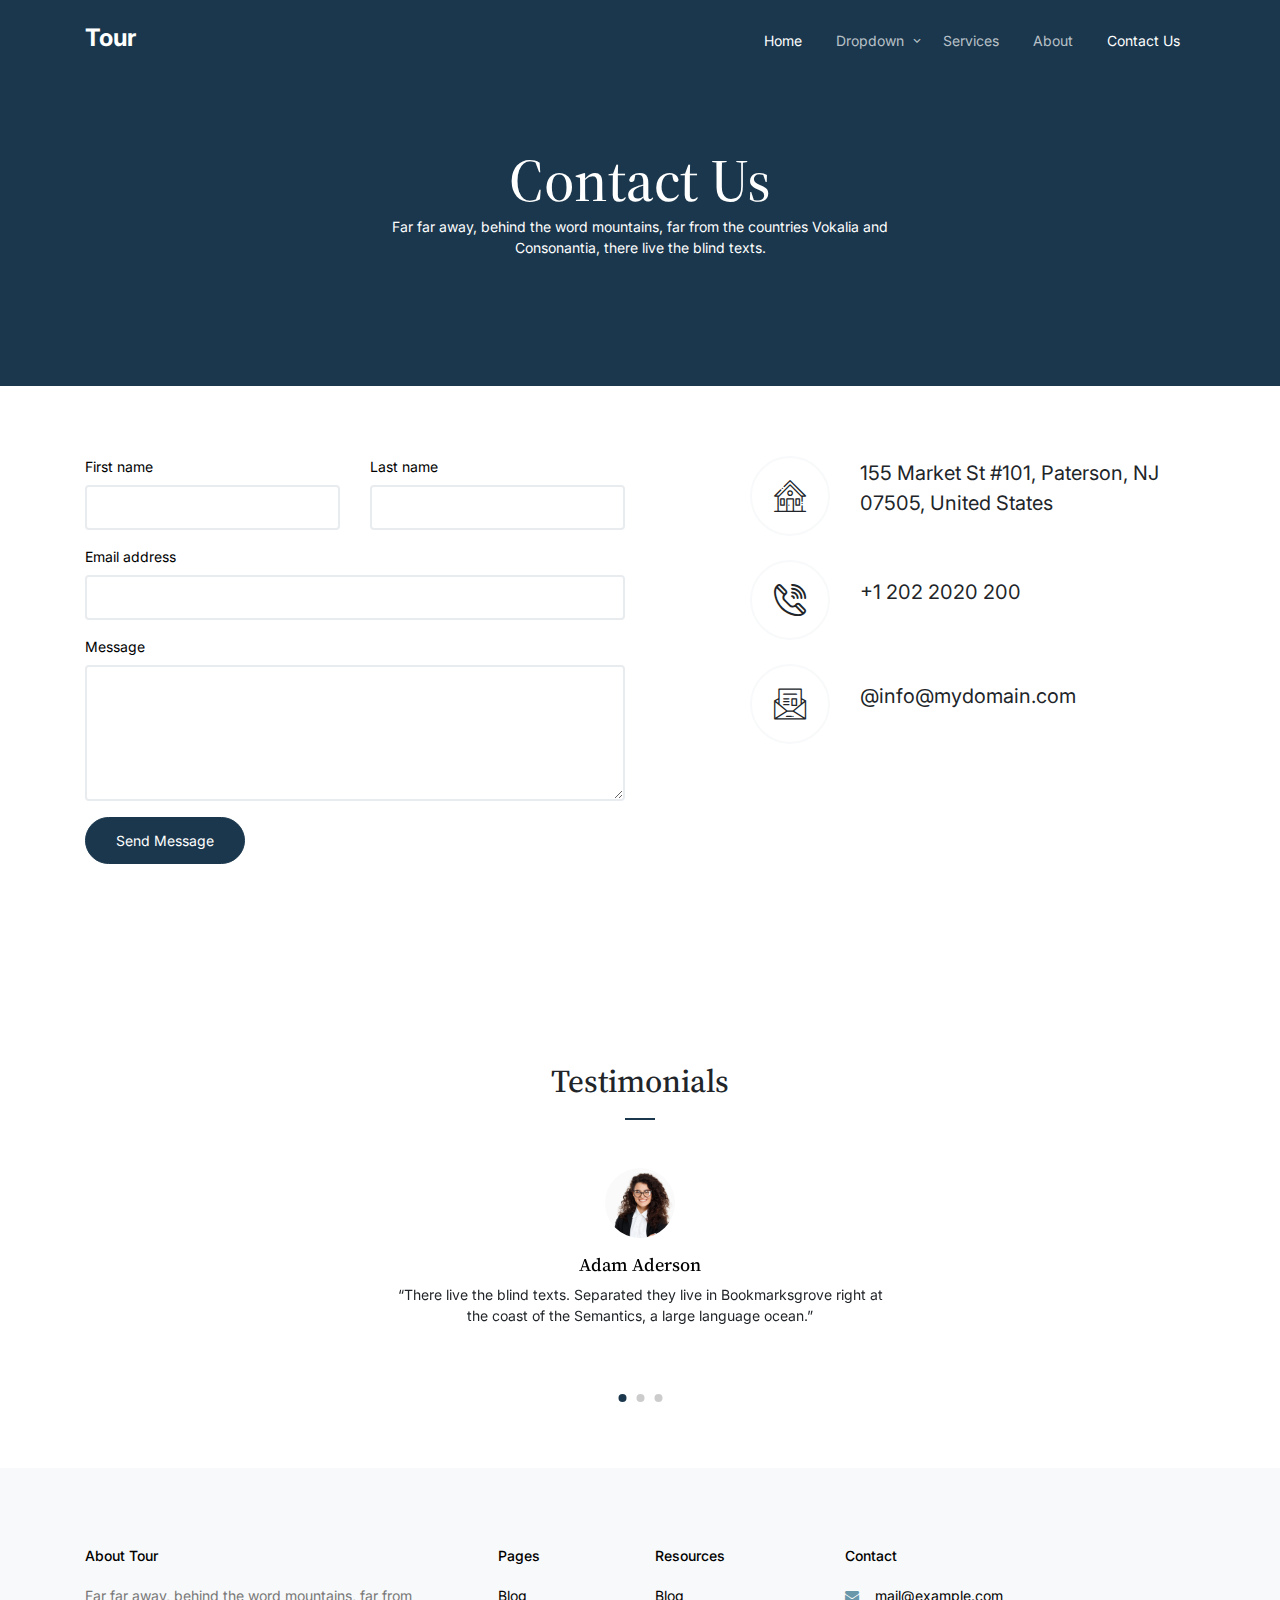
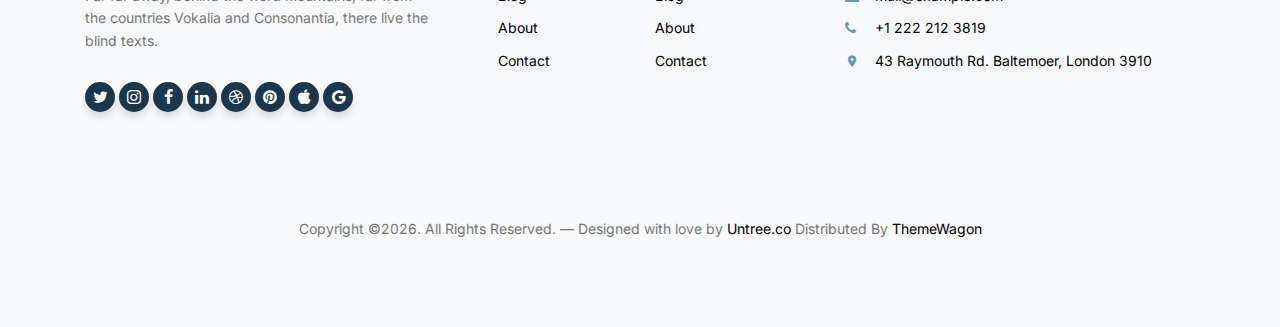
<file: contact.html>
<!-- /*
* Template Name: Tour
* Template Author: Untree.co
* Tempalte URI: https://untree.co/
* License: https://creativecommons.org/licenses/by/3.0/
*/ -->
<!doctype html>
<html lang="en">
<head>
  <meta charset="utf-8">
  <meta name="viewport" content="width=device-width, initial-scale=1, shrink-to-fit=no">
  <meta name="author" content="Untree.co">
  <link rel="shortcut icon" href="favicon.png">

  <meta name="description" content="" />
  <meta name="keywords" content="bootstrap, bootstrap4" />

  <link rel="preconnect" href="https://fonts.googleapis.com">
  <link rel="preconnect" href="https://fonts.gstatic.com" crossorigin>
  <link href="https://fonts.googleapis.com/css2?family=Inter:wght@400;700&family=Source+Serif+Pro:wght@400;700&display=swap" rel="stylesheet">

  <link rel="stylesheet" href="css/bootstrap.min.css">
  <link rel="stylesheet" href="css/owl.carousel.min.css">
  <link rel="stylesheet" href="css/owl.theme.default.min.css">
  <link rel="stylesheet" href="css/jquery.fancybox.min.css">
  <link rel="stylesheet" href="fonts/icomoon/style.css">
  <link rel="stylesheet" href="fonts/flaticon/font/flaticon.css">
  <link rel="stylesheet" href="css/daterangepicker.css">
  <link rel="stylesheet" href="css/aos.css">
  <link rel="stylesheet" href="css/style.css">

  <title>Tour Free Bootstrap Template for Travel Agency by Untree.co</title>
</head>

<body>


  <div class="site-mobile-menu site-navbar-target">
    <div class="site-mobile-menu-header">
      <div class="site-mobile-menu-close">
        <span class="icofont-close js-menu-toggle"></span>
      </div>
    </div>
    <div class="site-mobile-menu-body"></div>
  </div>

  <nav class="site-nav">
    <div class="container">
      <div class="site-navigation">
        <a href="index.html" class="logo m-0">Tour <span class="text-primary">.</span></a>

        <ul class="js-clone-nav d-none d-lg-inline-block text-left site-menu float-right">
          <li class="active"><a href="index.html">Home</a></li>
          <li class="has-children">
            <a href="#">Dropdown</a>
            <ul class="dropdown">
              <li><a href="elements.html">Elements</a></li>
              <li><a href="#">Menu One</a></li>
              <li class="has-children">
                <a href="#">Menu Two</a>
                <ul class="dropdown">
                  <li><a href="#">Sub Menu One</a></li>
                  <li><a href="#">Sub Menu Two</a></li>
                  <li><a href="#">Sub Menu Three</a></li>
                </ul>
              </li>
              <li><a href="#">Menu Three</a></li>
            </ul>
          </li>
          <li><a href="services.html">Services</a></li>
          <li><a href="about.html">About</a></li>
          <li class="active"><a href="contact.html">Contact Us</a></li>
        </ul>

        <a href="#" class="burger ml-auto float-right site-menu-toggle js-menu-toggle d-inline-block d-lg-none light" data-toggle="collapse" data-target="#main-navbar">
          <span></span>
        </a>

      </div>
    </div>
  </nav>


  <div class="hero hero-inner">
    <div class="container">
      <div class="row align-items-center">
        <div class="col-lg-6 mx-auto text-center">
          <div class="intro-wrap">
            <h1 class="mb-0">Contact Us</h1>
            <p class="text-white">Far far away, behind the word mountains, far from the countries Vokalia and Consonantia, there live the blind texts. </p>
          </div>
        </div>
      </div>
    </div>
  </div>

  
  
  <div class="untree_co-section">
    <div class="container">
      <div class="row">
        <div class="col-lg-6 mb-5 mb-lg-0">
          <form class="contact-form" data-aos="fade-up" data-aos-delay="200">
            <div class="row">
              <div class="col-6">
                <div class="form-group">
                  <label class="text-black" for="fname">First name</label>
                  <input type="text" class="form-control" id="fname">
                </div>
              </div>
              <div class="col-6">
                <div class="form-group">
                  <label class="text-black" for="lname">Last name</label>
                  <input type="text" class="form-control" id="lname">
                </div>
              </div>
            </div>
            <div class="form-group">
              <label class="text-black" for="email">Email address</label>
              <input type="email" class="form-control" id="email">
            </div>

            <div class="form-group">
              <label class="text-black" for="message">Message</label>
              <textarea name="" class="form-control" id="message" cols="30" rows="5"></textarea>
            </div>

            <button type="submit" class="btn btn-primary">Send Message</button>
          </form>
        </div>
        <div class="col-lg-5 ml-auto">
          <div class="quick-contact-item d-flex align-items-center mb-4">
            <span class="flaticon-house"></span>
            <address class="text">
              155 Market St #101, Paterson, NJ 07505, United States
            </address>
          </div>
          <div class="quick-contact-item d-flex align-items-center mb-4">
            <span class="flaticon-phone-call"></span>
            <address class="text">
              +1 202 2020 200
            </address>
          </div>
          <div class="quick-contact-item d-flex align-items-center mb-4">
            <span class="flaticon-mail"></span>
            <address class="text">
              @info@mydomain.com
            </address>
          </div>
        </div>
      </div>
    </div>
  </div>

  

  <div class="untree_co-section testimonial-section mt-5 bg-white">
    <div class="container">
      <div class="row justify-content-center">
        <div class="col-lg-7 text-center">
          <h2 class="section-title text-center mb-5">Testimonials</h2>

          <div class="owl-single owl-carousel no-nav">
            <div class="testimonial mx-auto">
              <figure class="img-wrap">
                <img src="images/person_2.jpg" alt="Image" class="img-fluid">
              </figure>
              <h3 class="name">Adam Aderson</h3>
              <blockquote>
                <p>&ldquo;There live the blind texts. Separated they live in Bookmarksgrove right at the coast of the Semantics, a large language ocean.&rdquo;</p>
              </blockquote>
            </div>

            <div class="testimonial mx-auto">
              <figure class="img-wrap">
                <img src="images/person_3.jpg" alt="Image" class="img-fluid">
              </figure>
              <h3 class="name">Lukas Devlin</h3>
              <blockquote>
                <p>&ldquo;There live the blind texts. Separated they live in Bookmarksgrove right at the coast of the Semantics, a large language ocean.&rdquo;</p>
              </blockquote>
            </div>

            <div class="testimonial mx-auto">
              <figure class="img-wrap">
                <img src="images/person_4.jpg" alt="Image" class="img-fluid">
              </figure>
              <h3 class="name">Kayla Bryant</h3>
              <blockquote>
                <p>&ldquo;There live the blind texts. Separated they live in Bookmarksgrove right at the coast of the Semantics, a large language ocean.&rdquo;</p>
              </blockquote>
            </div>

          </div>

        </div>
      </div>
    </div>
  </div>



  <div class="site-footer">
    <div class="inner first">
      <div class="container">
        <div class="row">
          <div class="col-md-6 col-lg-4">
            <div class="widget">
              <h3 class="heading">About Tour</h3>
              <p>Far far away, behind the word mountains, far from the countries Vokalia and Consonantia, there live the blind texts.</p>
            </div>
            <div class="widget">
              <ul class="list-unstyled social">
                <li><a href="#"><span class="icon-twitter"></span></a></li>
                <li><a href="#"><span class="icon-instagram"></span></a></li>
                <li><a href="#"><span class="icon-facebook"></span></a></li>
                <li><a href="#"><span class="icon-linkedin"></span></a></li>
                <li><a href="#"><span class="icon-dribbble"></span></a></li>
                <li><a href="#"><span class="icon-pinterest"></span></a></li>
                <li><a href="#"><span class="icon-apple"></span></a></li>
                <li><a href="#"><span class="icon-google"></span></a></li>
              </ul>
            </div>
          </div>
          <div class="col-md-6 col-lg-2 pl-lg-5">
            <div class="widget">
              <h3 class="heading">Pages</h3>
              <ul class="links list-unstyled">
                <li><a href="#">Blog</a></li>
                <li><a href="#">About</a></li>
                <li><a href="#">Contact</a></li>
              </ul>
            </div>
          </div>
          <div class="col-md-6 col-lg-2">
            <div class="widget">
              <h3 class="heading">Resources</h3>
              <ul class="links list-unstyled">
                <li><a href="#">Blog</a></li>
                <li><a href="#">About</a></li>
                <li><a href="#">Contact</a></li>
              </ul>
            </div>
          </div>
          <div class="col-md-6 col-lg-4">
            <div class="widget">
              <h3 class="heading">Contact</h3>
              <ul class="list-unstyled quick-info links">
                <li class="email"><a href="#">mail@example.com</a></li>
                <li class="phone"><a href="#">+1 222 212 3819</a></li>
                <li class="address"><a href="#">43 Raymouth Rd. Baltemoer, London 3910</a></li>
              </ul>
            </div>
          </div>
        </div>
      </div>
    </div>



    <div class="inner dark">
      <div class="container">
        <div class="row text-center">
          <div class="col-md-8 mb-3 mb-md-0 mx-auto">
            <p>Copyright &copy;<script>document.write(new Date().getFullYear());</script>. All Rights Reserved. &mdash; Designed with love by <a href="https://untree.co" class="link-highlight">Untree.co</a> <!-- License information: https://untree.co/license/ --> Distributed By <a href="https://themewagon.com" target="_blank" >ThemeWagon</a>
            </p>
          </div>
          
        </div>
      </div>
    </div>
  </div>

  <div id="overlayer"></div>
  <div class="loader">
    <div class="spinner-border" role="status">
      <span class="sr-only">Loading...</span>
    </div>
  </div>

  <script src="js/jquery-3.4.1.min.js"></script>
  <script src="js/popper.min.js"></script>
  <script src="js/bootstrap.min.js"></script>
  <script src="js/owl.carousel.min.js"></script>
  <script src="js/jquery.animateNumber.min.js"></script>
  <script src="js/jquery.waypoints.min.js"></script>
  <script src="js/jquery.fancybox.min.js"></script>
  <script src="js/aos.js"></script>
  <script src="js/moment.min.js"></script>
  <script src="js/daterangepicker.js"></script>

  <script src="js/typed.js"></script>
  
  <script src="js/custom.js"></script>

</body>

</html>
</file>
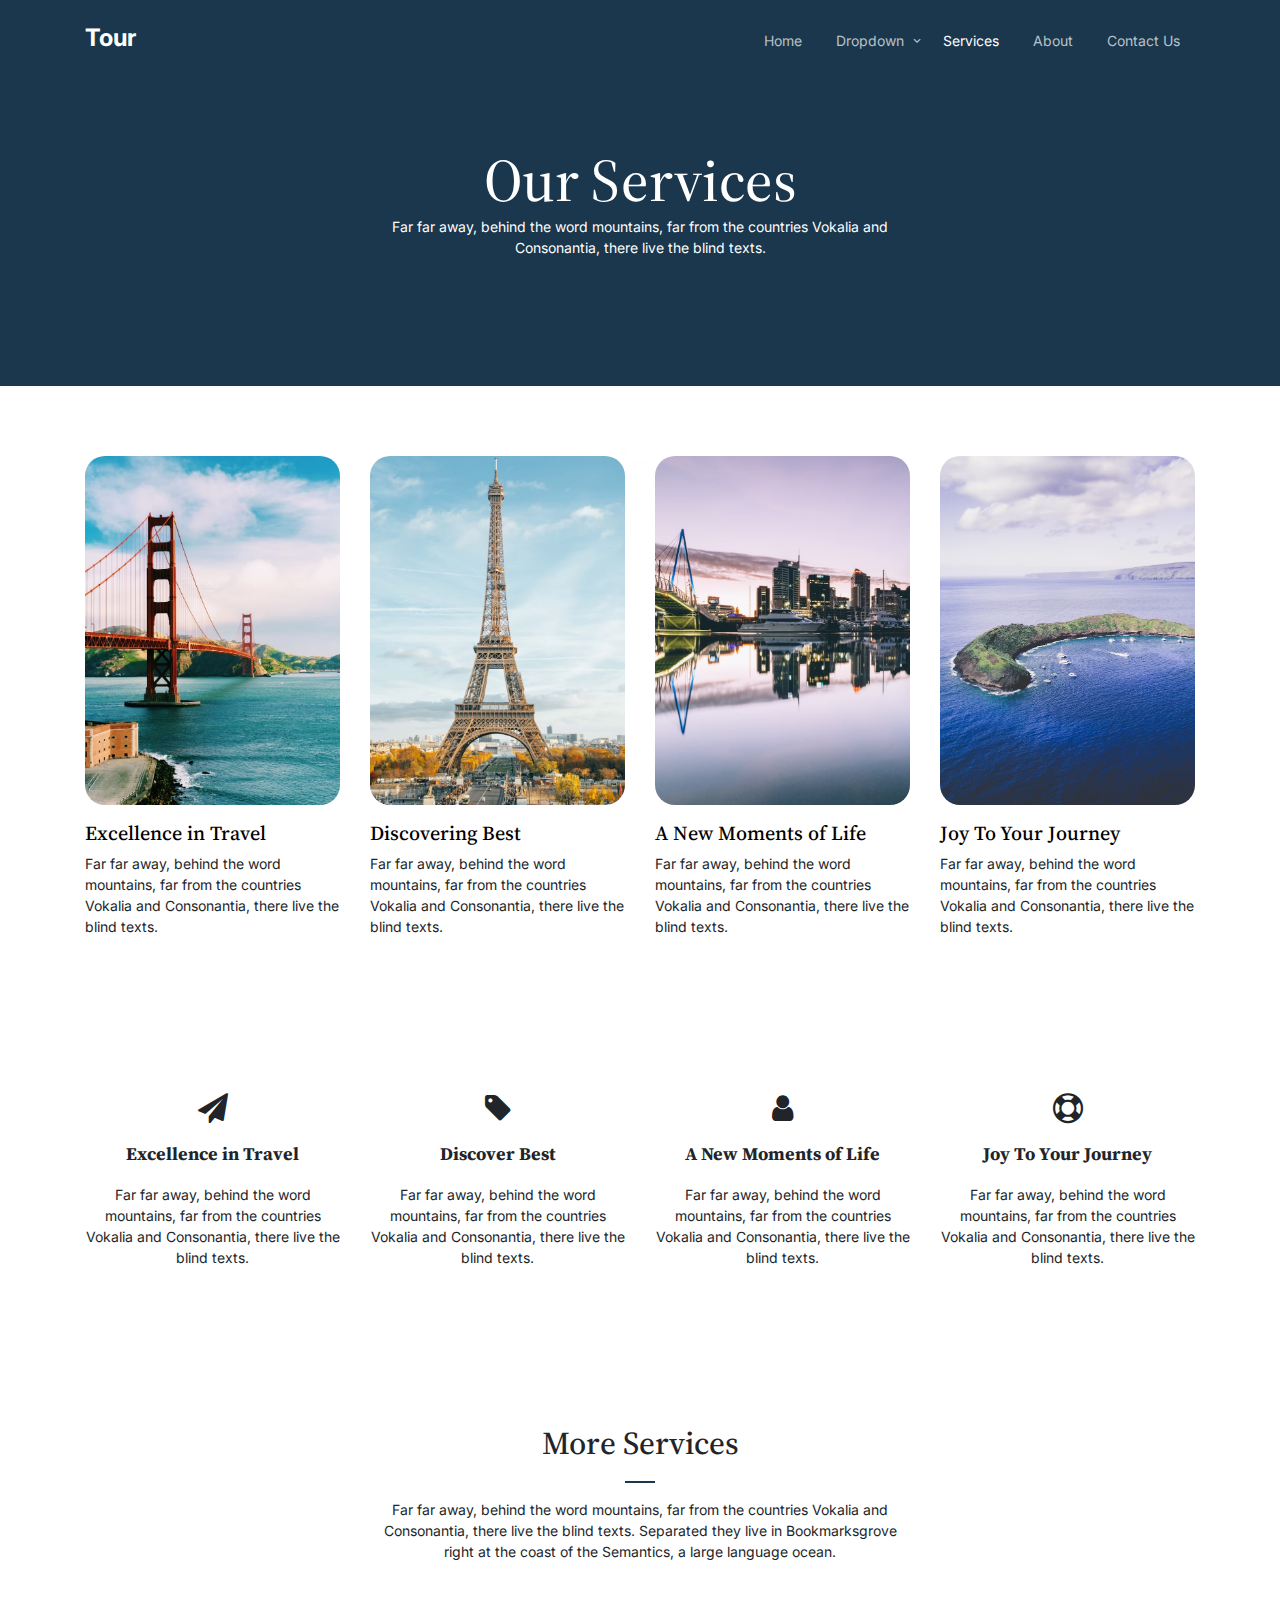
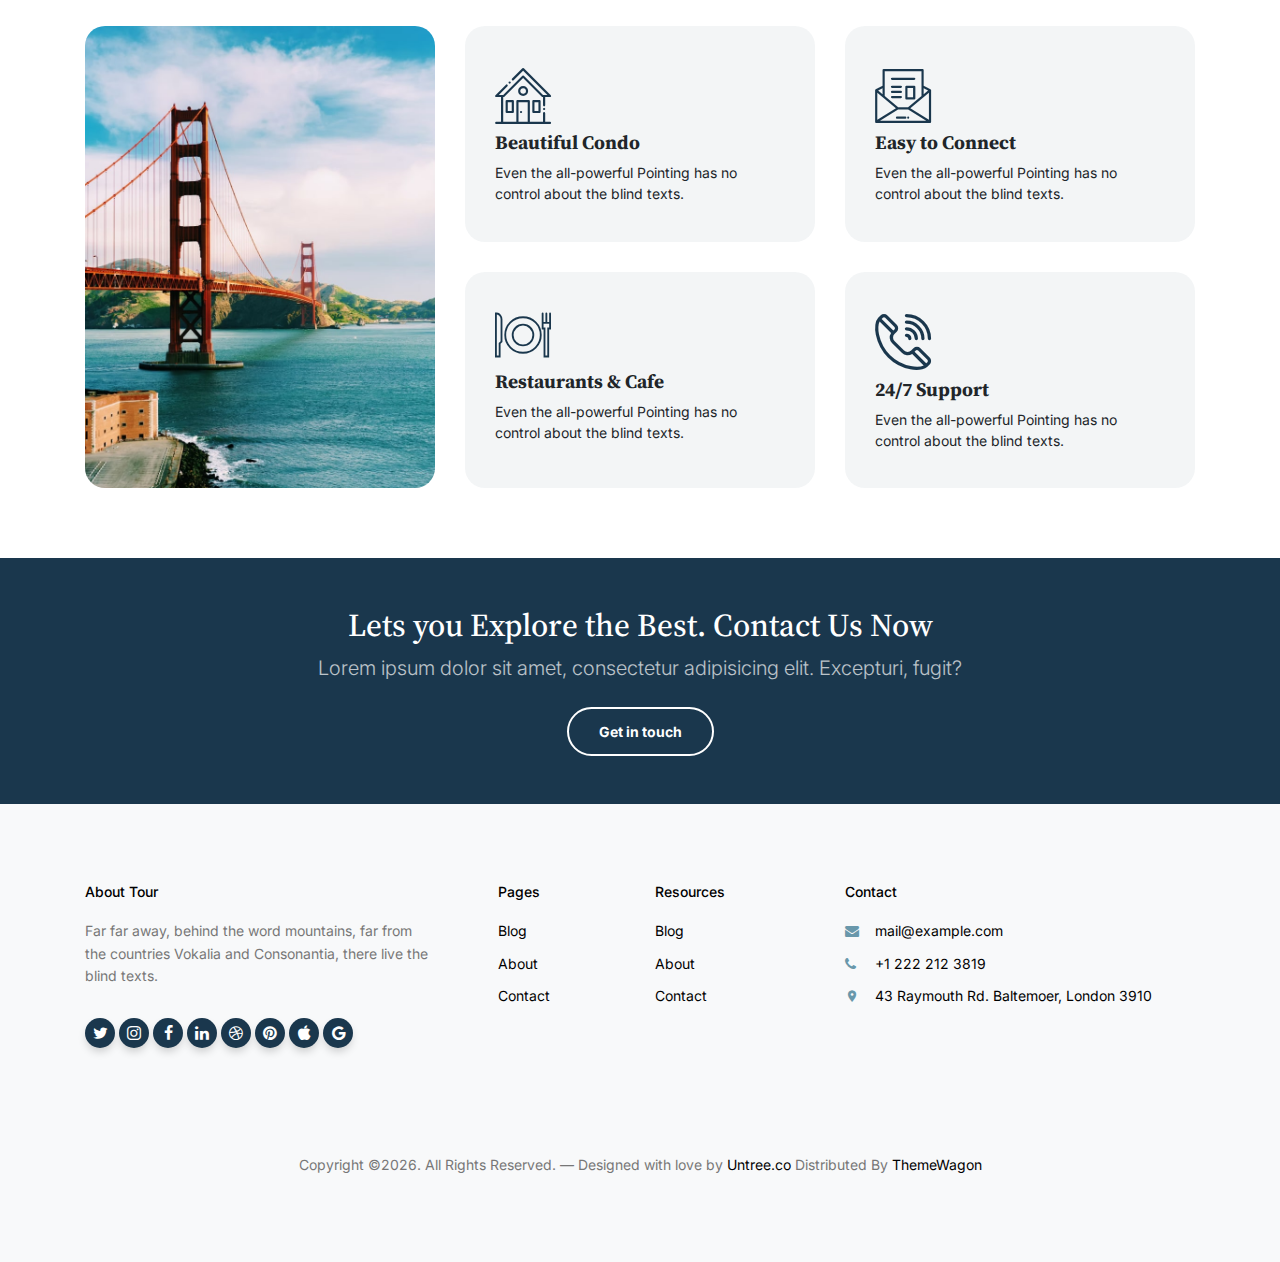
<file: services.html>
<!-- /*
* Template Name: Tour
* Template Author: Untree.co
* Tempalte URI: https://untree.co/
* License: https://creativecommons.org/licenses/by/3.0/
*/ -->
<!doctype html>
<html lang="en">
<head>
  <meta charset="utf-8">
  <meta name="viewport" content="width=device-width, initial-scale=1, shrink-to-fit=no">
  <meta name="author" content="Untree.co">
  <link rel="shortcut icon" href="favicon.png">

  <meta name="description" content="" />
  <meta name="keywords" content="bootstrap, bootstrap4" />

  <link rel="preconnect" href="https://fonts.googleapis.com">
  <link rel="preconnect" href="https://fonts.gstatic.com" crossorigin>
  <link href="https://fonts.googleapis.com/css2?family=Inter:wght@400;700&family=Source+Serif+Pro:wght@400;700&display=swap" rel="stylesheet">

  <link rel="stylesheet" href="css/bootstrap.min.css">
  <link rel="stylesheet" href="css/owl.carousel.min.css">
  <link rel="stylesheet" href="css/owl.theme.default.min.css">
  <link rel="stylesheet" href="css/jquery.fancybox.min.css">
  <link rel="stylesheet" href="fonts/icomoon/style.css">
  <link rel="stylesheet" href="fonts/flaticon/font/flaticon.css">
  <link rel="stylesheet" href="css/daterangepicker.css">
  <link rel="stylesheet" href="css/aos.css">
  <link rel="stylesheet" href="css/style.css">

  <title>Tour Free Bootstrap Template for Travel Agency by Untree.co</title>
</head>

<body>


  <div class="site-mobile-menu site-navbar-target">
    <div class="site-mobile-menu-header">
      <div class="site-mobile-menu-close">
        <span class="icofont-close js-menu-toggle"></span>
      </div>
    </div>
    <div class="site-mobile-menu-body"></div>
  </div>

  <nav class="site-nav">
    <div class="container">
      <div class="site-navigation">
        <a href="index.html" class="logo m-0">Tour <span class="text-primary">.</span></a>

        <ul class="js-clone-nav d-none d-lg-inline-block text-left site-menu float-right">
          <li><a href="index.html">Home</a></li>
          <li class="has-children">
            <a href="#">Dropdown</a>
            <ul class="dropdown">
              <li><a href="elements.html">Elements</a></li>
              <li><a href="#">Menu One</a></li>
              <li class="has-children">
                <a href="#">Menu Two</a>
                <ul class="dropdown">
                  <li><a href="#">Sub Menu One</a></li>
                  <li><a href="#">Sub Menu Two</a></li>
                  <li><a href="#">Sub Menu Three</a></li>
                </ul>
              </li>
              <li><a href="#">Menu Three</a></li>
            </ul>
          </li>
          <li class="active"><a href="services.html">Services</a></li>
          <li><a href="about.html">About</a></li>
          <li><a href="contact.html">Contact Us</a></li>
        </ul>

        <a href="#" class="burger ml-auto float-right site-menu-toggle js-menu-toggle d-inline-block d-lg-none light" data-toggle="collapse" data-target="#main-navbar">
          <span></span>
        </a>

      </div>
    </div>
  </nav>


  <div class="hero hero-inner">
    <div class="container">
      <div class="row align-items-center">
        <div class="col-lg-6 mx-auto text-center">
          <div class="intro-wrap">
            <h1 class="mb-0">Our Services</h1>
            <p class="text-white">Far far away, behind the word mountains, far from the countries Vokalia and Consonantia, there live the blind texts. </p>
          </div>
        </div>
      </div>
    </div>
  </div>

  
  
  <div class="untree_co-section">
    <div class="container">
      <div class="row">
        <div class="col-6 col-md-6 col-lg-3">
          <div class="media-1">
            <a href="#" class="d-block mb-3"><img src="images/hero-slider-1.jpg" alt="Image" class="img-fluid"></a>
            <div class="d-flex">
              <div>
                <h3><a href="#">Excellence in Travel</a></h3>
                <p>Far far away, behind the word mountains, far from the countries Vokalia and Consonantia, there live the blind texts.</p>
              </div>
            </div>
          </div>
        </div>
        <div class="col-6 col-md-6 col-lg-3">
          <div class="media-1">
            <a href="#" class="d-block mb-3"><img src="images/hero-slider-2.jpg" alt="Image" class="img-fluid"></a>
            <div class="d-flex">
              <div>
                <h3><a href="#">Discovering Best</a></h3>
                <p>Far far away, behind the word mountains, far from the countries Vokalia and Consonantia, there live the blind texts.</p>
              </div>
            </div>
          </div>
        </div>
        <div class="col-6 col-md-6 col-lg-3">
          <div class="media-1">
            <a href="#" class="d-block mb-3"><img src="images/hero-slider-3.jpg" alt="Image" class="img-fluid"></a>
            <div class="d-flex">
              <div>
                <h3><a href="#">A New Moments of Life</a></h3>
                <p>Far far away, behind the word mountains, far from the countries Vokalia and Consonantia, there live the blind texts.</p>
              </div>
            </div>
          </div>
        </div>
        <div class="col-6 col-md-6 col-lg-3">
          <div class="media-1">
            <a href="#" class="d-block mb-3"><img src="images/hero-slider-4.jpg" alt="Image" class="img-fluid"></a>
            <div class="d-flex">
              <div>
                <h3><a href="#">Joy To Your Journey</a></h3>
                <p>Far far away, behind the word mountains, far from the countries Vokalia and Consonantia, there live the blind texts.</p>
              </div>
            </div>
          </div>
        </div>
      </div>
    </div>
  </div>

  <div class="untree_co-section">
    <div class="container">
      <div class="row">
        <div class="col-6 col-md-6 col-lg-3">
          <div class="service text-center">
            <span class="icon-paper-plane"></span>
            <h3>Excellence in Travel</h3>
            <p>Far far away, behind the word mountains, far from the countries Vokalia and Consonantia, there live the blind texts.</p>
          </div>
        </div>
        <div class="col-6 col-md-6 col-lg-3">
          <div class="service text-center">
            <span class="icon-tag"></span>
            <h3>Discover Best</h3>
            <p>Far far away, behind the word mountains, far from the countries Vokalia and Consonantia, there live the blind texts.</p>
          </div>
        </div>
        <div class="col-6 col-md-6 col-lg-3">
          <div class="service text-center">
            <span class="icon-user"></span>
            <h3>A New Moments of Life</h3>
            <p>Far far away, behind the word mountains, far from the countries Vokalia and Consonantia, there live the blind texts.</p>
          </div>
        </div>
        <div class="col-6 col-md-6 col-lg-3">
          <div class="service text-center">
            <span class="icon-support"></span>
            <h3>Joy To Your Journey</h3>
            <p>Far far away, behind the word mountains, far from the countries Vokalia and Consonantia, there live the blind texts.</p>
          </div>
        </div>
      </div>
    </div>
  </div>

  <div class="untree_co-section">
    <div class="container">
      <div class="row mb-5 justify-content-center">
        <div class="col-lg-6 text-center">
          <h2 class="section-title text-center mb-3">More Services</h2>
          <p>Far far away, behind the word mountains, far from the countries Vokalia and Consonantia, there live the blind texts. Separated they live in Bookmarksgrove right at the coast of the Semantics, a large language ocean.</p>
        </div>
      </div>
      <div class="row align-items-stretch">
        <div class="col-lg-4 order-lg-1">
          <div class="h-100"><div class="frame h-100"><div class="feature-img-bg h-100" style="background-image: url('images/hero-slider-1.jpg');"></div></div></div>
        </div>

        <div class="col-6 col-sm-6 col-lg-4 feature-1-wrap d-md-flex flex-md-column order-lg-1" >

          <div class="feature-1 d-md-flex">
            <div class="align-self-center">
              <span class="flaticon-house display-4 text-primary"></span>
              <h3>Beautiful Condo</h3>
              <p class="mb-0">Even the all-powerful Pointing has no control about the blind texts.</p>
            </div>
          </div>

          <div class="feature-1 ">
            <div class="align-self-center">
              <span class="flaticon-restaurant display-4 text-primary"></span>
              <h3>Restaurants & Cafe</h3>
              <p class="mb-0">Even the all-powerful Pointing has no control about the blind texts.</p>
            </div>
          </div>

        </div>

        <div class="col-6 col-sm-6 col-lg-4 feature-1-wrap d-md-flex flex-md-column order-lg-3" >

          <div class="feature-1 d-md-flex">
            <div class="align-self-center">
              <span class="flaticon-mail display-4 text-primary"></span>
              <h3>Easy to Connect</h3>
              <p class="mb-0">Even the all-powerful Pointing has no control about the blind texts.</p>
            </div>
          </div>

          <div class="feature-1 d-md-flex">
            <div class="align-self-center">
              <span class="flaticon-phone-call display-4 text-primary"></span>
              <h3>24/7 Support</h3>
              <p class="mb-0">Even the all-powerful Pointing has no control about the blind texts.</p>
            </div>
          </div>

        </div>

      </div>
    </div>
  </div>

  <div class="py-5 cta-section">
    <div class="container">
      <div class="row text-center">
        <div class="col-md-12">
          <h2 class="mb-2 text-white">Lets you Explore the Best. Contact Us Now</h2>
          <p class="mb-4 lead text-white text-white-opacity">Lorem ipsum dolor sit amet, consectetur adipisicing elit. Excepturi, fugit?</p>
          <p class="mb-0"><a href="booking.html" class="btn btn-outline-white text-white btn-md font-weight-bold">Get in touch</a></p>
        </div>
      </div>
    </div>
  </div>

  <div class="site-footer">
    <div class="inner first">
      <div class="container">
        <div class="row">
          <div class="col-md-6 col-lg-4">
            <div class="widget">
              <h3 class="heading">About Tour</h3>
              <p>Far far away, behind the word mountains, far from the countries Vokalia and Consonantia, there live the blind texts.</p>
            </div>
            <div class="widget">
              <ul class="list-unstyled social">
                <li><a href="#"><span class="icon-twitter"></span></a></li>
                <li><a href="#"><span class="icon-instagram"></span></a></li>
                <li><a href="#"><span class="icon-facebook"></span></a></li>
                <li><a href="#"><span class="icon-linkedin"></span></a></li>
                <li><a href="#"><span class="icon-dribbble"></span></a></li>
                <li><a href="#"><span class="icon-pinterest"></span></a></li>
                <li><a href="#"><span class="icon-apple"></span></a></li>
                <li><a href="#"><span class="icon-google"></span></a></li>
              </ul>
            </div>
          </div>
          <div class="col-md-6 col-lg-2 pl-lg-5">
            <div class="widget">
              <h3 class="heading">Pages</h3>
              <ul class="links list-unstyled">
                <li><a href="#">Blog</a></li>
                <li><a href="#">About</a></li>
                <li><a href="#">Contact</a></li>
              </ul>
            </div>
          </div>
          <div class="col-md-6 col-lg-2">
            <div class="widget">
              <h3 class="heading">Resources</h3>
              <ul class="links list-unstyled">
                <li><a href="#">Blog</a></li>
                <li><a href="#">About</a></li>
                <li><a href="#">Contact</a></li>
              </ul>
            </div>
          </div>
          <div class="col-md-6 col-lg-4">
            <div class="widget">
              <h3 class="heading">Contact</h3>
              <ul class="list-unstyled quick-info links">
                <li class="email"><a href="#">mail@example.com</a></li>
                <li class="phone"><a href="#">+1 222 212 3819</a></li>
                <li class="address"><a href="#">43 Raymouth Rd. Baltemoer, London 3910</a></li>
              </ul>
            </div>
          </div>
        </div>
      </div>
    </div>



    <div class="inner dark">
      <div class="container">
        <div class="row text-center">
          <div class="col-md-8 mb-3 mb-md-0 mx-auto">
            <p>Copyright &copy;<script>document.write(new Date().getFullYear());</script>. All Rights Reserved. &mdash; Designed with love by <a href="https://untree.co" class="link-highlight">Untree.co</a> <!-- License information: https://untree.co/license/ --> Distributed By <a href="https://themewagon.com" target="_blank" >ThemeWagon</a>
            </p>
          </div>
          
        </div>
      </div>
    </div>
  </div>

  <div id="overlayer"></div>
  <div class="loader">
    <div class="spinner-border" role="status">
      <span class="sr-only">Loading...</span>
    </div>
  </div>

  <script src="js/jquery-3.4.1.min.js"></script>
  <script src="js/popper.min.js"></script>
  <script src="js/bootstrap.min.js"></script>
  <script src="js/owl.carousel.min.js"></script>
  <script src="js/jquery.animateNumber.min.js"></script>
  <script src="js/jquery.waypoints.min.js"></script>
  <script src="js/jquery.fancybox.min.js"></script>
  <script src="js/aos.js"></script>
  <script src="js/moment.min.js"></script>
  <script src="js/daterangepicker.js"></script>

  <script src="js/typed.js"></script>
  
  <script src="js/custom.js"></script>

</body>

</html>
</file>
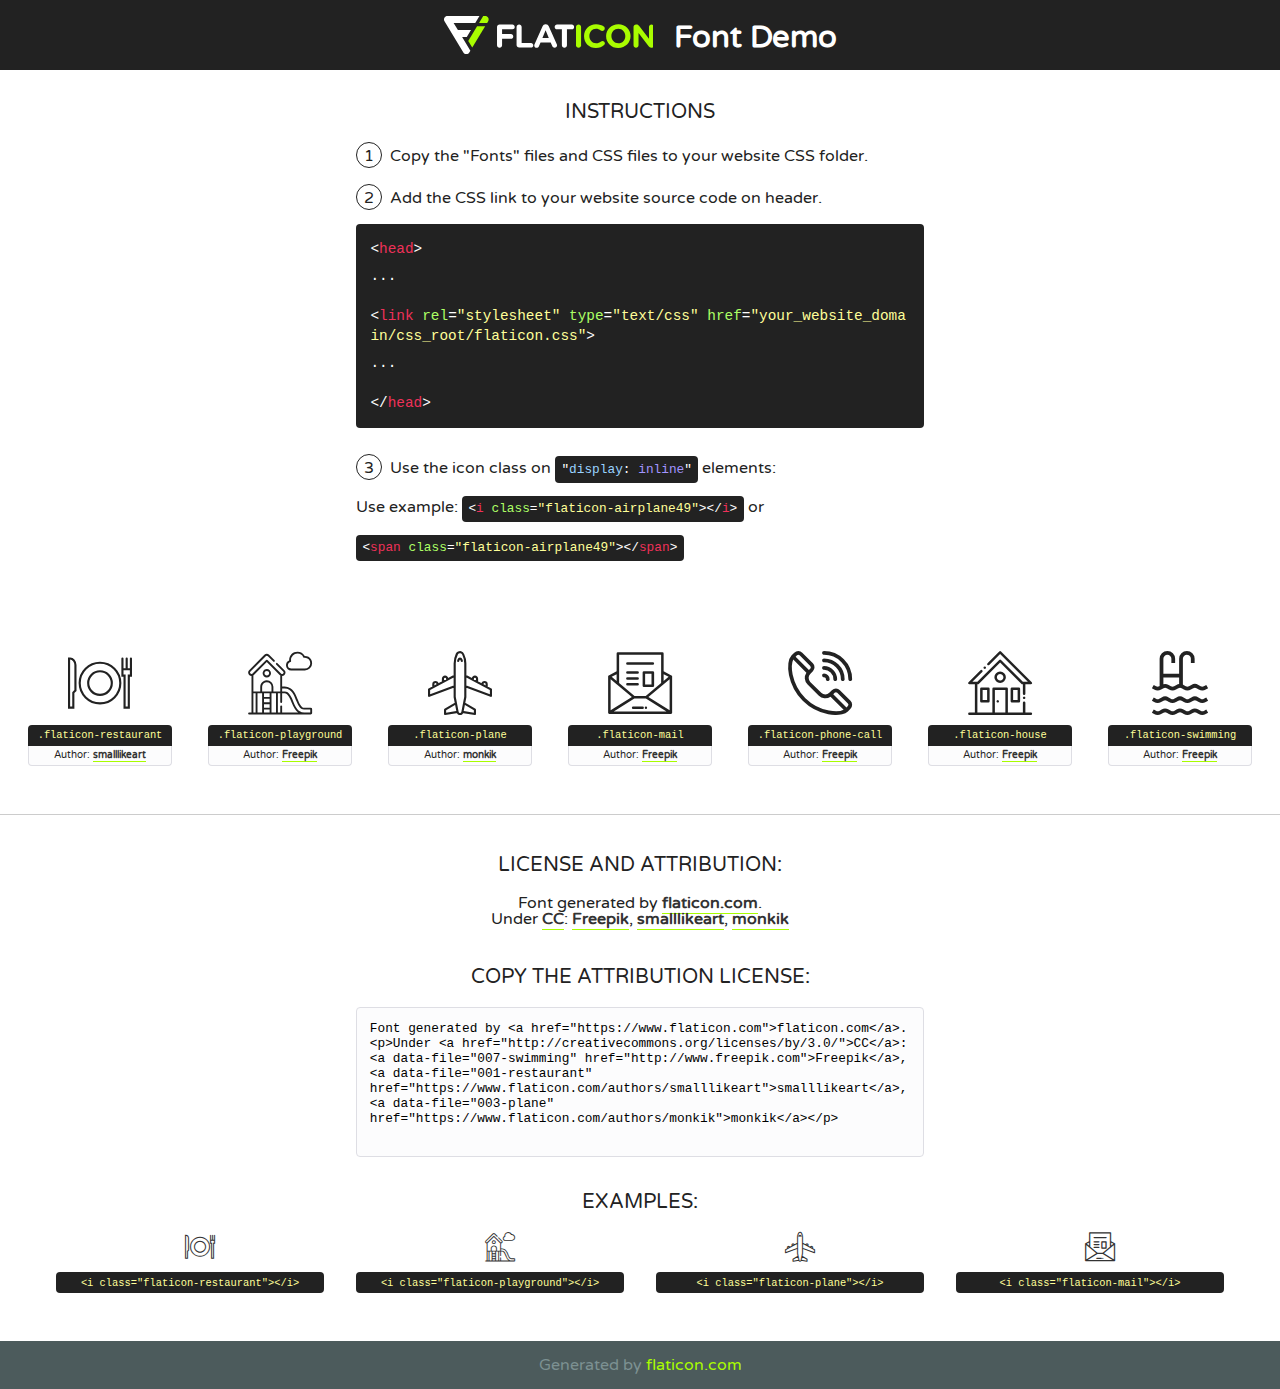
<file: fonts/flaticon/font/flaticon.html>
<!DOCTYPE html>
<!--
  Flaticon icon font: Flaticon
  Creation date: 17/08/2020 06:54
-->
<html>
<!DOCTYPE html>
<html>

<head>
    <title>Flaticon WebFont</title>
    <link href="http://fonts.googleapis.com/css?family=Varela+Round" rel="stylesheet" type="text/css" />
    <link rel="stylesheet" type="text/css" href="flaticon.css">
    <meta charset="UTF-8">
    <style>
    html, body, div, span, applet, object, iframe,
    h1, h2, h3, h4, h5, h6, p, blockquote, pre,
    a, abbr, acronym, address, big, cite, code,
    del, dfn, em, img, ins, kbd, q, s, samp,
    small, strike, strong, sub, sup, tt, var,
    b, u, i, center,
    dl, dt, dd, ol, ul, li,
    fieldset, form, label, legend,
    table, caption, tbody, tfoot, thead, tr, th, td,
    article, aside, canvas, details, embed, 
    figure, figcaption, footer, header, hgroup, 
    menu, nav, output, ruby, section, summary,
    time, mark, audio, video {
        margin: 0;
        padding: 0;
        border: 0;
        font-size: 100%;
        font: inherit;
        vertical-align: baseline;
    }
    /* HTML5 display-role reset for older browsers */
    article, aside, details, figcaption, figure, 
    footer, header, hgroup, menu, nav, section {
        display: block;
    }
    body {
        line-height: 1;
    }
    ol, ul {
        list-style: none;
    }
    blockquote, q {
        quotes: none;
    }
    blockquote:before, blockquote:after,
    q:before, q:after {
        content: '';
        content: none;
    }
    table {
        border-collapse: collapse;
        border-spacing: 0;
    }
    body {
        font-family: 'Varela Round', Helvetica, Arial, sans-serif;
        font-size: 16px;
        color: #222;
    }
    a {
        color: #333;
        border-bottom: 1px solid #a9fd00;
        font-weight: bold;
        text-decoration: none;
    }
    * {
        -moz-box-sizing: border-box;
        -webkit-box-sizing: border-box;
        box-sizing: border-box;
        margin: 0;
        padding: 0;
    }
    [class^="flaticon-"]:before, [class*=" flaticon-"]:before, [class^="flaticon-"]:after, [class*=" flaticon-"]:after {
        font-family: Flaticon;
        font-size: 30px;
        font-style: normal;
        margin-left: 20px;
        color: #333;
    }
    .wrapper {
        max-width: 600px;
        margin: auto;
        padding: 0 1em;
    }
    .title {
        font-size: 1.25em;
        text-align: center;
        margin-bottom: 1em;
        text-transform: uppercase;
    }
    header {
        text-align: center;
        background-color: #222;
        color: #fff;
        padding: 1em;
    }
    header .logo {
        width: 210px;
        height: 38px;
        display: inline-block;
        vertical-align: middle;
        margin-right: 1em;
        border: none;
    }
    header strong {
        font-size: 1.95em;
        font-weight: bold;
        vertical-align: middle;
        margin-top: 5px;
        display: inline-block;
    }
    .demo {
        margin: 2em auto;
        line-height: 1.25em;
    }
    .demo ul li {
        margin-bottom: 1em;
    }
    .demo ul li .num {
        color: #222;
        border-radius: 20px;
        display: inline-block;
        width: 26px;
        padding: 3px;
        height: 26px;
        text-align: center;
        margin-right: 0.5em;
        border: 1px solid #222;
    }
    .demo ul li code {
        background-color: #222;
        border-radius: 4px;
        padding: 0.25em 0.5em;
        display: inline-block;
        color: #fff;
        font-family: Consolas,Monaco,Lucida Console,Liberation Mono,DejaVu Sans Mono,Bitstream Vera Sans Mono,Courier New, monospace;
        font-weight: lighter;
        margin-top: 1em;
        font-size: 0.8em;
        word-break: break-all;
    }
    .demo ul li code.big {
        padding: 1em;
        font-size: 0.9em;
    }
    .demo ul li code .red {
        color: #EF3159;
    }
    .demo ul li code .green {
        color: #ACFF65;
    }
    .demo ul li code .yellow {
        color: #FFFF99;
    }
    .demo ul li code .blue {
        color: #99D3FF;
    }
    .demo ul li code .purple {
        color: #A295FF;
    }
    .demo ul li code .dots {
        margin-top: 0.5em;
        display: block;
    }
    #glyphs {
        border-bottom: 1px solid #ccc;
        padding: 2em 0;
        text-align: center;
    }
    .glyph {
        display: inline-block;
        width: 9em;
        margin: 1em;
        text-align: center;
        vertical-align: top;
        background: #FFF;
    }
    .glyph .glyph-icon {
        padding: 10px;
        display: block;
        font-family:"Flaticon";
        font-size: 64px;
        line-height: 1;
    }
    .glyph .glyph-icon:before {
        font-size: 64px;
        color: #222;
        margin-left: 0;
    }
    .class-name {
        font-size: 0.65em;
        background-color: #222;
        color: #fff;
        border-radius: 4px 4px 0 0;
        padding: 0.5em;
        color: #FFFF99;
        font-family: Consolas,Monaco,Lucida Console,Liberation Mono,DejaVu Sans Mono,Bitstream Vera Sans Mono,Courier New, monospace;
    }
    .author-name {
        font-size: 0.6em;
        background-color: #fcfcfd;
        border: 1px solid #DEDEE4;
        border-top: 0;
        border-radius: 0 0 4px 4px;
        padding: 0.5em;
    }
    .class-name:last-child {
        font-size: 10px;
        color:#888;
    }
    .class-name:last-child a {
        font-size: 10px;
        color:#555;
    }
    .class-name:last-child a:hover {
        color:#a9fd00;
    }
    .glyph > input {
        display: block;
        width: 100px;
        margin: 5px auto;
        text-align: center;
        font-size: 12px;
        cursor: text;
    }
    .glyph > input.icon-input {
        font-family:"Flaticon";
        font-size: 16px;
        margin-bottom: 10px;
    }
    .attribution .title {
        margin-top: 2em;
    }
    .attribution textarea {
        background-color: #fcfcfd;
        padding: 1em;
        border: none;
        box-shadow: none;
        border: 1px solid #DEDEE4;
        border-radius: 4px;
        resize: none;
        width: 100%;
        height: 150px;
        font-size: 0.8em;
        font-family: Consolas,Monaco,Lucida Console,Liberation Mono,DejaVu Sans Mono,Bitstream Vera Sans Mono,Courier New, monospace;
        -webkit-appearance: none;
    }
    .iconsuse {
        margin: 2em auto;
        text-align: center;
        max-width: 1200px;
    }
    .iconsuse:after {
        content: '';
        display: table;
        clear: both;
    }
    .iconsuse .image {
        float: left;
        width: 25%;
        padding: 0 1em;
    }
    .iconsuse .image p {
        margin-bottom: 1em;
    }
    .iconsuse .image span {
        display: block;
        font-size: 0.65em;
        background-color: #222;
        color: #fff;
        border-radius: 4px;
        padding: 0.5em;
        color: #FFFF99;
        margin-top: 1em;
        font-family: Consolas,Monaco,Lucida Console,Liberation Mono,DejaVu Sans Mono,Bitstream Vera Sans Mono,Courier New, monospace;
    }
    #footer {
        text-align: center;
        background-color: #4C5B5C;
        color: #7c9192;
        padding: 1em;
    }
    #footer a {
        border: none;
        color: #a9fd00;
        font-weight: normal;
    }
    @media (max-width: 960px) {
        .iconsuse .image {
            width: 50%;
        }
    }
    @media (max-width: 560px) {
        .iconsuse .image {
            width: 100%;
        }
    }
    </style>
</head>

<body class="characters-off">

    <header>
        <a href="https://www.flaticon.com" target="_blank" class="logo">
            <svg version="1.1" xmlns="http://www.w3.org/2000/svg" xmlns:xlink="http://www.w3.org/1999/xlink" xmlns:a="http://ns.adobe.com/AdobeSVGViewerExtensions/3.0/" viewBox="0 0 560.875 102.036" enable-background="new 0 0 560.875 102.036" xml:space="preserve">
                <defs>
                </defs>
                <g>
                    <g class="letters">
                        <path fill="#ffffff" d="M141.596,29.675c0-3.777,2.985-6.767,6.764-6.767h34.438c3.426,0,6.15,2.728,6.15,6.15
                        c0,3.43-2.724,6.149-6.15,6.149h-27.674v13.091h23.719c3.429,0,6.151,2.724,6.151,6.15c0,3.43-2.723,6.149-6.151,6.149h-23.719
                        v17.574c0,3.773-2.986,6.761-6.764,6.761c-3.779,0-6.764-2.989-6.764-6.761V29.675z"></path>
                        <path fill="#ffffff" d="M193.844,29.149c0-3.781,2.985-6.767,6.764-6.767c3.776,0,6.763,2.985,6.763,6.767v42.957h25.039
                        c3.426,0,6.149,2.726,6.149,6.153c0,3.425-2.723,6.15-6.149,6.15h-31.802c-3.779,0-6.764-2.986-6.764-6.768V29.149z"></path>
                        <path fill="#ffffff" d="M241.891,75.71l21.438-48.407c1.492-3.341,4.215-5.357,7.906-5.357h0.792
                        c3.686,0,6.323,2.017,7.815,5.357l21.439,48.407c0.436,0.967,0.701,1.845,0.701,2.723c0,3.602-2.809,6.501-6.414,6.501
                        c-3.161,0-5.269-1.845-6.499-4.655l-4.132-9.661h-27.059l-4.301,10.102c-1.144,2.631-3.426,4.214-6.237,4.214
                        c-3.517,0-6.24-2.81-6.24-6.325C241.1,77.64,241.451,76.677,241.891,75.71z M279.932,58.666l-8.521-20.297l-8.526,20.297H279.932
                        z"></path>
                        <path fill="#ffffff" d="M314.864,35.387H301.86c-3.429,0-6.239-2.813-6.239-6.238c0-3.429,2.811-6.24,6.239-6.24h39.533
                        c3.426,0,6.237,2.811,6.237,6.24c0,3.425-2.811,6.238-6.237,6.238h-13.001v42.785c0,3.773-2.99,6.761-6.764,6.761
                        c-3.779,0-6.764-2.989-6.764-6.761V35.387z"></path>
                        <path fill="#A9FD00" d="M352.615,29.149c0-3.781,2.985-6.767,6.767-6.767c3.774,0,6.761,2.985,6.761,6.767v49.024
                        c0,3.773-2.987,6.761-6.761,6.761c-3.781,0-6.767-2.989-6.767-6.761V29.149z"></path>
                        <path fill="#A9FD00" d="M374.132,53.836v-0.179c0-17.481,13.178-31.801,32.065-31.801c9.22,0,15.459,2.458,20.557,6.238
                        c1.402,1.054,2.637,2.985,2.637,5.357c0,3.692-2.985,6.59-6.681,6.59c-1.845,0-3.071-0.702-4.044-1.319
                        c-3.776-2.813-7.729-4.393-12.562-4.393c-10.364,0-17.831,8.611-17.831,19.154v0.173c0,10.542,7.291,19.329,17.831,19.329
                        c5.715,0,9.492-1.756,13.359-4.834c1.049-0.874,2.458-1.491,4.039-1.491c3.429,0,6.325,2.813,6.325,6.236
                        c0,2.106-1.056,3.78-2.282,4.834c-5.539,4.834-12.036,7.733-21.878,7.733C387.572,85.464,374.132,71.493,374.132,53.836z"></path>
                        <path fill="#A9FD00" d="M433.009,53.836v-0.179c0-17.481,13.79-31.801,32.766-31.801c18.981,0,32.592,14.143,32.592,31.628v0.173
                        c0,17.483-13.785,31.807-32.769,31.807C446.625,85.464,433.009,71.32,433.009,53.836z M484.224,53.836v-0.179
                        c0-10.539-7.725-19.326-18.626-19.326c-10.893,0-18.449,8.611-18.449,19.154v0.173c0,10.542,7.73,19.329,18.626,19.329
                        C476.676,72.986,484.224,64.378,484.224,53.836z"></path>
                        <path fill="#A9FD00" d="M506.233,29.321c0-3.774,2.99-6.763,6.767-6.763h1.401c3.252,0,5.183,1.583,7.029,3.953l26.093,34.265
                        V29.059c0-3.692,2.99-6.677,6.681-6.677c3.683,0,6.671,2.985,6.671,6.677v48.934c0,3.78-2.987,6.765-6.764,6.765h-0.436
                        c-3.257,0-5.188-1.581-7.034-3.953l-27.056-35.492v32.944c0,3.687-2.985,6.676-6.678,6.676c-3.683,0-6.673-2.989-6.673-6.676
                        V29.321z"></path>
                    </g>
                    <g class="insignia">
                        <path fill="#ffffff" d="M48.372,56.137h12.517l11.156-18.537H37.186L25.688,18.539h57.825L94.668,0H9.271
                        C5.925,0,2.842,1.801,1.198,4.716c-1.644,2.907-1.593,6.482,0.134,9.343l50.38,83.501c1.678,2.781,4.689,4.476,7.938,4.476
                        c3.246,0,6.257-1.695,7.935-4.476l2.898-4.804L48.372,56.137z"></path>
                        <g class="i">
                            <path fill="#A9FD00" d="M93.575,18.539h0.031v0.004l21.652,0.004l2.705-4.488c1.727-2.861,1.778-6.436,0.133-9.343
                            C116.454,1.801,113.371,0,110.026,0h-5.294L93.575,18.539z"></path>
                            <polygon fill="#A9FD00" points="88.291,27.356 64.725,66.486 75.519,84.404 109.942,27.356"></polygon>
                        </g>
                    </g>
                </g>
            </svg>
        </a>
        <strong>Font Demo</strong>
    </header>


    <section class="demo wrapper">

        <p class="title">Instructions</p>

        <ul>
            <li>
                <span class="num">1</span>Copy the "Fonts" files and CSS files to your website CSS folder.
            </li>
            <li>
                <span class="num">2</span>Add the CSS link to your website source code on header.
                <code class="big">
                    &lt;<span class="red">head</span>&gt;
                    <br/><span class="dots">...</span>
                    <br/>&lt;<span class="red">link</span> <span class="green">rel</span>=<span class="yellow">"stylesheet"</span> <span class="green">type</span>=<span class="yellow">"text/css"</span> <span class="green">href</span>=<span class="yellow">"your_website_domain/css_root/flaticon.css"</span>&gt;
                    <br/><span class="dots">...</span>
                    <br/>&lt;/<span class="red">head</span>&gt;
                </code>
            </li>

            <li>
                <p>
                    <span class="num">3</span>Use the icon class on <code>"<span class="blue">display</span>:<span class="purple"> inline</span>"</code> elements:
                    <br />
                    Use example: <code>&lt;<span class="red">i</span> <span class="green">class</span>=<span class="yellow">&quot;flaticon-airplane49&quot;</span>&gt;&lt;/<span class="red">i</span>&gt;</code> or <code>&lt;<span class="red">span</span> <span class="green">class</span>=<span class="yellow">&quot;flaticon-airplane49&quot;</span>&gt;&lt;/<span class="red">span</span>&gt;</code>
            </li>
        </ul>

    </section>




   <section id="glyphs">          
    
      
        <div class="glyph"><div class="glyph-icon flaticon-restaurant"></div>
            <div class="class-name">.flaticon-restaurant</div>
            <div class="author-name">Author: <a data-file="001-restaurant" href="https://www.flaticon.com/authors/smalllikeart">smalllikeart</a> </div> 
        </div>        
        
        <div class="glyph"><div class="glyph-icon flaticon-playground"></div>
            <div class="class-name">.flaticon-playground</div>
            <div class="author-name">Author: <a data-file="002-playground" href="http://www.freepik.com">Freepik</a> </div> 
        </div>        
        
        <div class="glyph"><div class="glyph-icon flaticon-plane"></div>
            <div class="class-name">.flaticon-plane</div>
            <div class="author-name">Author: <a data-file="003-plane" href="https://www.flaticon.com/authors/monkik">monkik</a> </div> 
        </div>        
        
        <div class="glyph"><div class="glyph-icon flaticon-mail"></div>
            <div class="class-name">.flaticon-mail</div>
            <div class="author-name">Author: <a data-file="004-mail" href="http://www.freepik.com">Freepik</a> </div> 
        </div>        
        
        <div class="glyph"><div class="glyph-icon flaticon-phone-call"></div>
            <div class="class-name">.flaticon-phone-call</div>
            <div class="author-name">Author: <a data-file="005-phone-call" href="http://www.freepik.com">Freepik</a> </div> 
        </div>        
        
        <div class="glyph"><div class="glyph-icon flaticon-house"></div>
            <div class="class-name">.flaticon-house</div>
            <div class="author-name">Author: <a data-file="006-house" href="http://www.freepik.com">Freepik</a> </div> 
        </div>        
        
        <div class="glyph"><div class="glyph-icon flaticon-swimming"></div>
            <div class="class-name">.flaticon-swimming</div>
            <div class="author-name">Author: <a data-file="007-swimming" href="http://www.freepik.com">Freepik</a> </div> 
        </div>        
        

    </section>



    <section class="attribution wrapper"   style="text-align:center;">

      <div class="title">License and attribution:</div><div class="attrDiv">Font generated by <a href="https://www.flaticon.com">flaticon.com</a>. <div><p>Under <a href="http://creativecommons.org/licenses/by/3.0/">CC</a>: <a data-file="007-swimming" href="http://www.freepik.com">Freepik</a>, <a data-file="001-restaurant" href="https://www.flaticon.com/authors/smalllikeart">smalllikeart</a>, <a data-file="003-plane" href="https://www.flaticon.com/authors/monkik">monkik</a></p>  </div>
      </div>
      <div class="title">Copy the Attribution License:</div>

    <textarea onclick="this.focus();this.select();">Font generated by &lt;a href=&quot;https://www.flaticon.com&quot;&gt;flaticon.com&lt;/a&gt;. <p>Under <a href="http://creativecommons.org/licenses/by/3.0/">CC</a>: <a data-file="007-swimming" href="http://www.freepik.com">Freepik</a>, <a data-file="001-restaurant" href="https://www.flaticon.com/authors/smalllikeart">smalllikeart</a>, <a data-file="003-plane" href="https://www.flaticon.com/authors/monkik">monkik</a></p>  
     </textarea>

    </section>

    <section class="iconsuse">

          <div class="title">Examples:</div>            
             
            <div class="image">
                <p>
                    <i class="glyph-icon flaticon-restaurant"></i> 
                    <span>&lt;i class=&quot;flaticon-restaurant&quot;&gt;&lt;/i&gt;</span>
                </p>
            </div>
            
            <div class="image">
                <p>
                    <i class="glyph-icon flaticon-playground"></i> 
                    <span>&lt;i class=&quot;flaticon-playground&quot;&gt;&lt;/i&gt;</span>
                </p>
            </div>
            
            <div class="image">
                <p>
                    <i class="glyph-icon flaticon-plane"></i> 
                    <span>&lt;i class=&quot;flaticon-plane&quot;&gt;&lt;/i&gt;</span>
                </p>
            </div>
            
            <div class="image">
                <p>
                    <i class="glyph-icon flaticon-mail"></i> 
                    <span>&lt;i class=&quot;flaticon-mail&quot;&gt;&lt;/i&gt;</span>
                </p>
            </div>
                       
        </div>
                            
    </section>

<div id="footer">
    <div>Generated by <a href="https://www.flaticon.com">flaticon.com</a>
    </div>
</div>



</body>
</html>
</file>
<file: fonts/icomoon/style.css>
@font-face {
  font-family: 'icomoon';
  src:  url('fonts/icomoon.eot?10si43');
  src:  url('fonts/icomoon.eot?10si43#iefix') format('embedded-opentype'),
    url('fonts/icomoon.ttf?10si43') format('truetype'),
    url('fonts/icomoon.woff?10si43') format('woff'),
    url('fonts/icomoon.svg?10si43#icomoon') format('svg');
  font-weight: normal;
  font-style: normal;
}

[class^="icon-"], [class*=" icon-"] {
  /* use !important to prevent issues with browser extensions that change fonts */
  font-family: 'icomoon' !important;
  speak: none;
  font-style: normal;
  font-weight: normal;
  font-variant: normal;
  text-transform: none;
  line-height: 1;

  /* Better Font Rendering =========== */
  -webkit-font-smoothing: antialiased;
  -moz-osx-font-smoothing: grayscale;
}

.icon-asterisk:before {
  content: "\f069";
}
.icon-plus:before {
  content: "\f067";
}
.icon-question:before {
  content: "\f128";
}
.icon-minus:before {
  content: "\f068";
}
.icon-glass:before {
  content: "\f000";
}
.icon-music:before {
  content: "\f001";
}
.icon-search:before {
  content: "\f002";
}
.icon-envelope-o:before {
  content: "\f003";
}
.icon-heart:before {
  content: "\f004";
}
.icon-star:before {
  content: "\f005";
}
.icon-star-o:before {
  content: "\f006";
}
.icon-user:before {
  content: "\f007";
}
.icon-film:before {
  content: "\f008";
}
.icon-th-large:before {
  content: "\f009";
}
.icon-th:before {
  content: "\f00a";
}
.icon-th-list:before {
  content: "\f00b";
}
.icon-check:before {
  content: "\f00c";
}
.icon-close:before {
  content: "\f00d";
}
.icon-remove:before {
  content: "\f00d";
}
.icon-times:before {
  content: "\f00d";
}
.icon-search-plus:before {
  content: "\f00e";
}
.icon-search-minus:before {
  content: "\f010";
}
.icon-power-off:before {
  content: "\f011";
}
.icon-signal:before {
  content: "\f012";
}
.icon-cog:before {
  content: "\f013";
}
.icon-gear:before {
  content: "\f013";
}
.icon-trash-o:before {
  content: "\f014";
}
.icon-home:before {
  content: "\f015";
}
.icon-file-o:before {
  content: "\f016";
}
.icon-clock-o:before {
  content: "\f017";
}
.icon-road:before {
  content: "\f018";
}
.icon-download:before {
  content: "\f019";
}
.icon-arrow-circle-o-down:before {
  content: "\f01a";
}
.icon-arrow-circle-o-up:before {
  content: "\f01b";
}
.icon-inbox:before {
  content: "\f01c";
}
.icon-play-circle-o:before {
  content: "\f01d";
}
.icon-repeat:before {
  content: "\f01e";
}
.icon-rotate-right:before {
  content: "\f01e";
}
.icon-refresh:before {
  content: "\f021";
}
.icon-list-alt:before {
  content: "\f022";
}
.icon-lock:before {
  content: "\f023";
}
.icon-flag:before {
  content: "\f024";
}
.icon-headphones:before {
  content: "\f025";
}
.icon-volume-off:before {
  content: "\f026";
}
.icon-volume-down:before {
  content: "\f027";
}
.icon-volume-up:before {
  content: "\f028";
}
.icon-qrcode:before {
  content: "\f029";
}
.icon-barcode:before {
  content: "\f02a";
}
.icon-tag:before {
  content: "\f02b";
}
.icon-tags:before {
  content: "\f02c";
}
.icon-book:before {
  content: "\f02d";
}
.icon-bookmark:before {
  content: "\f02e";
}
.icon-print:before {
  content: "\f02f";
}
.icon-camera:before {
  content: "\f030";
}
.icon-font:before {
  content: "\f031";
}
.icon-bold:before {
  content: "\f032";
}
.icon-italic:before {
  content: "\f033";
}
.icon-text-height:before {
  content: "\f034";
}
.icon-text-width:before {
  content: "\f035";
}
.icon-align-left:before {
  content: "\f036";
}
.icon-align-center:before {
  content: "\f037";
}
.icon-align-right:before {
  content: "\f038";
}
.icon-align-justify:before {
  content: "\f039";
}
.icon-list:before {
  content: "\f03a";
}
.icon-dedent:before {
  content: "\f03b";
}
.icon-outdent:before {
  content: "\f03b";
}
.icon-indent:before {
  content: "\f03c";
}
.icon-video-camera:before {
  content: "\f03d";
}
.icon-image:before {
  content: "\f03e";
}
.icon-photo:before {
  content: "\f03e";
}
.icon-picture-o:before {
  content: "\f03e";
}
.icon-pencil:before {
  content: "\f040";
}
.icon-map-marker:before {
  content: "\f041";
}
.icon-adjust:before {
  content: "\f042";
}
.icon-tint:before {
  content: "\f043";
}
.icon-edit:before {
  content: "\f044";
}
.icon-pencil-square-o:before {
  content: "\f044";
}
.icon-share-square-o:before {
  content: "\f045";
}
.icon-check-square-o:before {
  content: "\f046";
}
.icon-arrows:before {
  content: "\f047";
}
.icon-step-backward:before {
  content: "\f048";
}
.icon-fast-backward:before {
  content: "\f049";
}
.icon-backward:before {
  content: "\f04a";
}
.icon-play:before {
  content: "\f04b";
}
.icon-pause:before {
  content: "\f04c";
}
.icon-stop:before {
  content: "\f04d";
}
.icon-forward:before {
  content: "\f04e";
}
.icon-fast-forward:before {
  content: "\f050";
}
.icon-step-forward:before {
  content: "\f051";
}
.icon-eject:before {
  content: "\f052";
}
.icon-chevron-left:before {
  content: "\f053";
}
.icon-chevron-right:before {
  content: "\f054";
}
.icon-plus-circle:before {
  content: "\f055";
}
.icon-minus-circle:before {
  content: "\f056";
}
.icon-times-circle:before {
  content: "\f057";
}
.icon-check-circle:before {
  content: "\f058";
}
.icon-question-circle:before {
  content: "\f059";
}
.icon-info-circle:before {
  content: "\f05a";
}
.icon-crosshairs:before {
  content: "\f05b";
}
.icon-times-circle-o:before {
  content: "\f05c";
}
.icon-check-circle-o:before {
  content: "\f05d";
}
.icon-ban:before {
  content: "\f05e";
}
.icon-arrow-left:before {
  content: "\f060";
}
.icon-arrow-right:before {
  content: "\f061";
}
.icon-arrow-up:before {
  content: "\f062";
}
.icon-arrow-down:before {
  content: "\f063";
}
.icon-mail-forward:before {
  content: "\f064";
}
.icon-share:before {
  content: "\f064";
}
.icon-expand:before {
  content: "\f065";
}
.icon-compress:before {
  content: "\f066";
}
.icon-exclamation-circle:before {
  content: "\f06a";
}
.icon-gift:before {
  content: "\f06b";
}
.icon-leaf:before {
  content: "\f06c";
}
.icon-fire:before {
  content: "\f06d";
}
.icon-eye:before {
  content: "\f06e";
}
.icon-eye-slash:before {
  content: "\f070";
}
.icon-exclamation-triangle:before {
  content: "\f071";
}
.icon-warning:before {
  content: "\f071";
}
.icon-plane:before {
  content: "\f072";
}
.icon-calendar:before {
  content: "\f073";
}
.icon-random:before {
  content: "\f074";
}
.icon-comment:before {
  content: "\f075";
}
.icon-magnet:before {
  content: "\f076";
}
.icon-chevron-up:before {
  content: "\f077";
}
.icon-chevron-down:before {
  content: "\f078";
}
.icon-retweet:before {
  content: "\f079";
}
.icon-shopping-cart:before {
  content: "\f07a";
}
.icon-folder:before {
  content: "\f07b";
}
.icon-folder-open:before {
  content: "\f07c";
}
.icon-arrows-v:before {
  content: "\f07d";
}
.icon-arrows-h:before {
  content: "\f07e";
}
.icon-bar-chart:before {
  content: "\f080";
}
.icon-bar-chart-o:before {
  content: "\f080";
}
.icon-twitter-square:before {
  content: "\f081";
}
.icon-facebook-square:before {
  content: "\f082";
}
.icon-camera-retro:before {
  content: "\f083";
}
.icon-key:before {
  content: "\f084";
}
.icon-cogs:before {
  content: "\f085";
}
.icon-gears:before {
  content: "\f085";
}
.icon-comments:before {
  content: "\f086";
}
.icon-thumbs-o-up:before {
  content: "\f087";
}
.icon-thumbs-o-down:before {
  content: "\f088";
}
.icon-star-half:before {
  content: "\f089";
}
.icon-heart-o:before {
  content: "\f08a";
}
.icon-sign-out:before {
  content: "\f08b";
}
.icon-linkedin-square:before {
  content: "\f08c";
}
.icon-thumb-tack:before {
  content: "\f08d";
}
.icon-external-link:before {
  content: "\f08e";
}
.icon-sign-in:before {
  content: "\f090";
}
.icon-trophy:before {
  content: "\f091";
}
.icon-github-square:before {
  content: "\f092";
}
.icon-upload:before {
  content: "\f093";
}
.icon-lemon-o:before {
  content: "\f094";
}
.icon-phone:before {
  content: "\f095";
}
.icon-square-o:before {
  content: "\f096";
}
.icon-bookmark-o:before {
  content: "\f097";
}
.icon-phone-square:before {
  content: "\f098";
}
.icon-twitter:before {
  content: "\f099";
}
.icon-facebook:before {
  content: "\f09a";
}
.icon-facebook-f:before {
  content: "\f09a";
}
.icon-github:before {
  content: "\f09b";
}
.icon-unlock:before {
  content: "\f09c";
}
.icon-credit-card:before {
  content: "\f09d";
}
.icon-feed:before {
  content: "\f09e";
}
.icon-rss:before {
  content: "\f09e";
}
.icon-hdd-o:before {
  content: "\f0a0";
}
.icon-bullhorn:before {
  content: "\f0a1";
}
.icon-bell-o:before {
  content: "\f0a2";
}
.icon-certificate:before {
  content: "\f0a3";
}
.icon-hand-o-right:before {
  content: "\f0a4";
}
.icon-hand-o-left:before {
  content: "\f0a5";
}
.icon-hand-o-up:before {
  content: "\f0a6";
}
.icon-hand-o-down:before {
  content: "\f0a7";
}
.icon-arrow-circle-left:before {
  content: "\f0a8";
}
.icon-arrow-circle-right:before {
  content: "\f0a9";
}
.icon-arrow-circle-up:before {
  content: "\f0aa";
}
.icon-arrow-circle-down:before {
  content: "\f0ab";
}
.icon-globe:before {
  content: "\f0ac";
}
.icon-wrench:before {
  content: "\f0ad";
}
.icon-tasks:before {
  content: "\f0ae";
}
.icon-filter:before {
  content: "\f0b0";
}
.icon-briefcase:before {
  content: "\f0b1";
}
.icon-arrows-alt:before {
  content: "\f0b2";
}
.icon-group:before {
  content: "\f0c0";
}
.icon-users:before {
  content: "\f0c0";
}
.icon-chain:before {
  content: "\f0c1";
}
.icon-link:before {
  content: "\f0c1";
}
.icon-cloud:before {
  content: "\f0c2";
}
.icon-flask:before {
  content: "\f0c3";
}
.icon-cut:before {
  content: "\f0c4";
}
.icon-scissors:before {
  content: "\f0c4";
}
.icon-copy:before {
  content: "\f0c5";
}
.icon-files-o:before {
  content: "\f0c5";
}
.icon-paperclip:before {
  content: "\f0c6";
}
.icon-floppy-o:before {
  content: "\f0c7";
}
.icon-save:before {
  content: "\f0c7";
}
.icon-square:before {
  content: "\f0c8";
}
.icon-bars:before {
  content: "\f0c9";
}
.icon-navicon:before {
  content: "\f0c9";
}
.icon-reorder:before {
  content: "\f0c9";
}
.icon-list-ul:before {
  content: "\f0ca";
}
.icon-list-ol:before {
  content: "\f0cb";
}
.icon-strikethrough:before {
  content: "\f0cc";
}
.icon-underline:before {
  content: "\f0cd";
}
.icon-table:before {
  content: "\f0ce";
}
.icon-magic:before {
  content: "\f0d0";
}
.icon-truck:before {
  content: "\f0d1";
}
.icon-pinterest:before {
  content: "\f0d2";
}
.icon-pinterest-square:before {
  content: "\f0d3";
}
.icon-google-plus-square:before {
  content: "\f0d4";
}
.icon-google-plus:before {
  content: "\f0d5";
}
.icon-money:before {
  content: "\f0d6";
}
.icon-caret-down:before {
  content: "\f0d7";
}
.icon-caret-up:before {
  content: "\f0d8";
}
.icon-caret-left:before {
  content: "\f0d9";
}
.icon-caret-right:before {
  content: "\f0da";
}
.icon-columns:before {
  content: "\f0db";
}
.icon-sort:before {
  content: "\f0dc";
}
.icon-unsorted:before {
  content: "\f0dc";
}
.icon-sort-desc:before {
  content: "\f0dd";
}
.icon-sort-down:before {
  content: "\f0dd";
}
.icon-sort-asc:before {
  content: "\f0de";
}
.icon-sort-up:before {
  content: "\f0de";
}
.icon-envelope:before {
  content: "\f0e0";
}
.icon-linkedin:before {
  content: "\f0e1";
}
.icon-rotate-left:before {
  content: "\f0e2";
}
.icon-undo:before {
  content: "\f0e2";
}
.icon-gavel:before {
  content: "\f0e3";
}
.icon-legal:before {
  content: "\f0e3";
}
.icon-dashboard:before {
  content: "\f0e4";
}
.icon-tachometer:before {
  content: "\f0e4";
}
.icon-comment-o:before {
  content: "\f0e5";
}
.icon-comments-o:before {
  content: "\f0e6";
}
.icon-bolt:before {
  content: "\f0e7";
}
.icon-flash:before {
  content: "\f0e7";
}
.icon-sitemap:before {
  content: "\f0e8";
}
.icon-umbrella:before {
  content: "\f0e9";
}
.icon-clipboard:before {
  content: "\f0ea";
}
.icon-paste:before {
  content: "\f0ea";
}
.icon-lightbulb-o:before {
  content: "\f0eb";
}
.icon-exchange:before {
  content: "\f0ec";
}
.icon-cloud-download:before {
  content: "\f0ed";
}
.icon-cloud-upload:before {
  content: "\f0ee";
}
.icon-user-md:before {
  content: "\f0f0";
}
.icon-stethoscope:before {
  content: "\f0f1";
}
.icon-suitcase:before {
  content: "\f0f2";
}
.icon-bell:before {
  content: "\f0f3";
}
.icon-coffee:before {
  content: "\f0f4";
}
.icon-cutlery:before {
  content: "\f0f5";
}
.icon-file-text-o:before {
  content: "\f0f6";
}
.icon-building-o:before {
  content: "\f0f7";
}
.icon-hospital-o:before {
  content: "\f0f8";
}
.icon-ambulance:before {
  content: "\f0f9";
}
.icon-medkit:before {
  content: "\f0fa";
}
.icon-fighter-jet:before {
  content: "\f0fb";
}
.icon-beer:before {
  content: "\f0fc";
}
.icon-h-square:before {
  content: "\f0fd";
}
.icon-plus-square:before {
  content: "\f0fe";
}
.icon-angle-double-left:before {
  content: "\f100";
}
.icon-angle-double-right:before {
  content: "\f101";
}
.icon-angle-double-up:before {
  content: "\f102";
}
.icon-angle-double-down:before {
  content: "\f103";
}
.icon-angle-left:before {
  content: "\f104";
}
.icon-angle-right:before {
  content: "\f105";
}
.icon-angle-up:before {
  content: "\f106";
}
.icon-angle-down:before {
  content: "\f107";
}
.icon-desktop:before {
  content: "\f108";
}
.icon-laptop:before {
  content: "\f109";
}
.icon-tablet:before {
  content: "\f10a";
}
.icon-mobile:before {
  content: "\f10b";
}
.icon-mobile-phone:before {
  content: "\f10b";
}
.icon-circle-o:before {
  content: "\f10c";
}
.icon-quote-left:before {
  content: "\f10d";
}
.icon-quote-right:before {
  content: "\f10e";
}
.icon-spinner:before {
  content: "\f110";
}
.icon-circle:before {
  content: "\f111";
}
.icon-mail-reply:before {
  content: "\f112";
}
.icon-reply:before {
  content: "\f112";
}
.icon-github-alt:before {
  content: "\f113";
}
.icon-folder-o:before {
  content: "\f114";
}
.icon-folder-open-o:before {
  content: "\f115";
}
.icon-smile-o:before {
  content: "\f118";
}
.icon-frown-o:before {
  content: "\f119";
}
.icon-meh-o:before {
  content: "\f11a";
}
.icon-gamepad:before {
  content: "\f11b";
}
.icon-keyboard-o:before {
  content: "\f11c";
}
.icon-flag-o:before {
  content: "\f11d";
}
.icon-flag-checkered:before {
  content: "\f11e";
}
.icon-terminal:before {
  content: "\f120";
}
.icon-code:before {
  content: "\f121";
}
.icon-mail-reply-all:before {
  content: "\f122";
}
.icon-reply-all:before {
  content: "\f122";
}
.icon-star-half-empty:before {
  content: "\f123";
}
.icon-star-half-full:before {
  content: "\f123";
}
.icon-star-half-o:before {
  content: "\f123";
}
.icon-location-arrow:before {
  content: "\f124";
}
.icon-crop:before {
  content: "\f125";
}
.icon-code-fork:before {
  content: "\f126";
}
.icon-chain-broken:before {
  content: "\f127";
}
.icon-unlink:before {
  content: "\f127";
}
.icon-info:before {
  content: "\f129";
}
.icon-exclamation:before {
  content: "\f12a";
}
.icon-superscript:before {
  content: "\f12b";
}
.icon-subscript:before {
  content: "\f12c";
}
.icon-eraser:before {
  content: "\f12d";
}
.icon-puzzle-piece:before {
  content: "\f12e";
}
.icon-microphone:before {
  content: "\f130";
}
.icon-microphone-slash:before {
  content: "\f131";
}
.icon-shield:before {
  content: "\f132";
}
.icon-calendar-o:before {
  content: "\f133";
}
.icon-fire-extinguisher:before {
  content: "\f134";
}
.icon-rocket:before {
  content: "\f135";
}
.icon-maxcdn:before {
  content: "\f136";
}
.icon-chevron-circle-left:before {
  content: "\f137";
}
.icon-chevron-circle-right:before {
  content: "\f138";
}
.icon-chevron-circle-up:before {
  content: "\f139";
}
.icon-chevron-circle-down:before {
  content: "\f13a";
}
.icon-html5:before {
  content: "\f13b";
}
.icon-css3:before {
  content: "\f13c";
}
.icon-anchor:before {
  content: "\f13d";
}
.icon-unlock-alt:before {
  content: "\f13e";
}
.icon-bullseye:before {
  content: "\f140";
}
.icon-ellipsis-h:before {
  content: "\f141";
}
.icon-ellipsis-v:before {
  content: "\f142";
}
.icon-rss-square:before {
  content: "\f143";
}
.icon-play-circle:before {
  content: "\f144";
}
.icon-ticket:before {
  content: "\f145";
}
.icon-minus-square:before {
  content: "\f146";
}
.icon-minus-square-o:before {
  content: "\f147";
}
.icon-level-up:before {
  content: "\f148";
}
.icon-level-down:before {
  content: "\f149";
}
.icon-check-square:before {
  content: "\f14a";
}
.icon-pencil-square:before {
  content: "\f14b";
}
.icon-external-link-square:before {
  content: "\f14c";
}
.icon-share-square:before {
  content: "\f14d";
}
.icon-compass:before {
  content: "\f14e";
}
.icon-caret-square-o-down:before {
  content: "\f150";
}
.icon-toggle-down:before {
  content: "\f150";
}
.icon-caret-square-o-up:before {
  content: "\f151";
}
.icon-toggle-up:before {
  content: "\f151";
}
.icon-caret-square-o-right:before {
  content: "\f152";
}
.icon-toggle-right:before {
  content: "\f152";
}
.icon-eur:before {
  content: "\f153";
}
.icon-euro:before {
  content: "\f153";
}
.icon-gbp:before {
  content: "\f154";
}
.icon-dollar:before {
  content: "\f155";
}
.icon-usd:before {
  content: "\f155";
}
.icon-inr:before {
  content: "\f156";
}
.icon-rupee:before {
  content: "\f156";
}
.icon-cny:before {
  content: "\f157";
}
.icon-jpy:before {
  content: "\f157";
}
.icon-rmb:before {
  content: "\f157";
}
.icon-yen:before {
  content: "\f157";
}
.icon-rouble:before {
  content: "\f158";
}
.icon-rub:before {
  content: "\f158";
}
.icon-ruble:before {
  content: "\f158";
}
.icon-krw:before {
  content: "\f159";
}
.icon-won:before {
  content: "\f159";
}
.icon-bitcoin:before {
  content: "\f15a";
}
.icon-btc:before {
  content: "\f15a";
}
.icon-file:before {
  content: "\f15b";
}
.icon-file-text:before {
  content: "\f15c";
}
.icon-sort-alpha-asc:before {
  content: "\f15d";
}
.icon-sort-alpha-desc:before {
  content: "\f15e";
}
.icon-sort-amount-asc:before {
  content: "\f160";
}
.icon-sort-amount-desc:before {
  content: "\f161";
}
.icon-sort-numeric-asc:before {
  content: "\f162";
}
.icon-sort-numeric-desc:before {
  content: "\f163";
}
.icon-thumbs-up:before {
  content: "\f164";
}
.icon-thumbs-down:before {
  content: "\f165";
}
.icon-youtube-square:before {
  content: "\f166";
}
.icon-youtube:before {
  content: "\f167";
}
.icon-xing:before {
  content: "\f168";
}
.icon-xing-square:before {
  content: "\f169";
}
.icon-youtube-play:before {
  content: "\f16a";
}
.icon-dropbox:before {
  content: "\f16b";
}
.icon-stack-overflow:before {
  content: "\f16c";
}
.icon-instagram:before {
  content: "\f16d";
}
.icon-flickr:before {
  content: "\f16e";
}
.icon-adn:before {
  content: "\f170";
}
.icon-bitbucket:before {
  content: "\f171";
}
.icon-bitbucket-square:before {
  content: "\f172";
}
.icon-tumblr:before {
  content: "\f173";
}
.icon-tumblr-square:before {
  content: "\f174";
}
.icon-long-arrow-down:before {
  content: "\f175";
}
.icon-long-arrow-up:before {
  content: "\f176";
}
.icon-long-arrow-left:before {
  content: "\f177";
}
.icon-long-arrow-right:before {
  content: "\f178";
}
.icon-apple:before {
  content: "\f179";
}
.icon-windows:before {
  content: "\f17a";
}
.icon-android:before {
  content: "\f17b";
}
.icon-linux:before {
  content: "\f17c";
}
.icon-dribbble:before {
  content: "\f17d";
}
.icon-skype:before {
  content: "\f17e";
}
.icon-foursquare:before {
  content: "\f180";
}
.icon-trello:before {
  content: "\f181";
}
.icon-female:before {
  content: "\f182";
}
.icon-male:before {
  content: "\f183";
}
.icon-gittip:before {
  content: "\f184";
}
.icon-gratipay:before {
  content: "\f184";
}
.icon-sun-o:before {
  content: "\f185";
}
.icon-moon-o:before {
  content: "\f186";
}
.icon-archive:before {
  content: "\f187";
}
.icon-bug:before {
  content: "\f188";
}
.icon-vk:before {
  content: "\f189";
}
.icon-weibo:before {
  content: "\f18a";
}
.icon-renren:before {
  content: "\f18b";
}
.icon-pagelines:before {
  content: "\f18c";
}
.icon-stack-exchange:before {
  content: "\f18d";
}
.icon-arrow-circle-o-right:before {
  content: "\f18e";
}
.icon-arrow-circle-o-left:before {
  content: "\f190";
}
.icon-caret-square-o-left:before {
  content: "\f191";
}
.icon-toggle-left:before {
  content: "\f191";
}
.icon-dot-circle-o:before {
  content: "\f192";
}
.icon-wheelchair:before {
  content: "\f193";
}
.icon-vimeo-square:before {
  content: "\f194";
}
.icon-try:before {
  content: "\f195";
}
.icon-turkish-lira:before {
  content: "\f195";
}
.icon-plus-square-o:before {
  content: "\f196";
}
.icon-space-shuttle:before {
  content: "\f197";
}
.icon-slack:before {
  content: "\f198";
}
.icon-envelope-square:before {
  content: "\f199";
}
.icon-wordpress:before {
  content: "\f19a";
}
.icon-openid:before {
  content: "\f19b";
}
.icon-bank:before {
  content: "\f19c";
}
.icon-institution:before {
  content: "\f19c";
}
.icon-university:before {
  content: "\f19c";
}
.icon-graduation-cap:before {
  content: "\f19d";
}
.icon-mortar-board:before {
  content: "\f19d";
}
.icon-yahoo:before {
  content: "\f19e";
}
.icon-google:before {
  content: "\f1a0";
}
.icon-reddit:before {
  content: "\f1a1";
}
.icon-reddit-square:before {
  content: "\f1a2";
}
.icon-stumbleupon-circle:before {
  content: "\f1a3";
}
.icon-stumbleupon:before {
  content: "\f1a4";
}
.icon-delicious:before {
  content: "\f1a5";
}
.icon-digg:before {
  content: "\f1a6";
}
.icon-pied-piper-pp:before {
  content: "\f1a7";
}
.icon-pied-piper-alt:before {
  content: "\f1a8";
}
.icon-drupal:before {
  content: "\f1a9";
}
.icon-joomla:before {
  content: "\f1aa";
}
.icon-language:before {
  content: "\f1ab";
}
.icon-fax:before {
  content: "\f1ac";
}
.icon-building:before {
  content: "\f1ad";
}
.icon-child:before {
  content: "\f1ae";
}
.icon-paw:before {
  content: "\f1b0";
}
.icon-spoon:before {
  content: "\f1b1";
}
.icon-cube:before {
  content: "\f1b2";
}
.icon-cubes:before {
  content: "\f1b3";
}
.icon-behance:before {
  content: "\f1b4";
}
.icon-behance-square:before {
  content: "\f1b5";
}
.icon-steam:before {
  content: "\f1b6";
}
.icon-steam-square:before {
  content: "\f1b7";
}
.icon-recycle:before {
  content: "\f1b8";
}
.icon-automobile:before {
  content: "\f1b9";
}
.icon-car:before {
  content: "\f1b9";
}
.icon-cab:before {
  content: "\f1ba";
}
.icon-taxi:before {
  content: "\f1ba";
}
.icon-tree:before {
  content: "\f1bb";
}
.icon-spotify:before {
  content: "\f1bc";
}
.icon-deviantart:before {
  content: "\f1bd";
}
.icon-soundcloud:before {
  content: "\f1be";
}
.icon-database:before {
  content: "\f1c0";
}
.icon-file-pdf-o:before {
  content: "\f1c1";
}
.icon-file-word-o:before {
  content: "\f1c2";
}
.icon-file-excel-o:before {
  content: "\f1c3";
}
.icon-file-powerpoint-o:before {
  content: "\f1c4";
}
.icon-file-image-o:before {
  content: "\f1c5";
}
.icon-file-photo-o:before {
  content: "\f1c5";
}
.icon-file-picture-o:before {
  content: "\f1c5";
}
.icon-file-archive-o:before {
  content: "\f1c6";
}
.icon-file-zip-o:before {
  content: "\f1c6";
}
.icon-file-audio-o:before {
  content: "\f1c7";
}
.icon-file-sound-o:before {
  content: "\f1c7";
}
.icon-file-movie-o:before {
  content: "\f1c8";
}
.icon-file-video-o:before {
  content: "\f1c8";
}
.icon-file-code-o:before {
  content: "\f1c9";
}
.icon-vine:before {
  content: "\f1ca";
}
.icon-codepen:before {
  content: "\f1cb";
}
.icon-jsfiddle:before {
  content: "\f1cc";
}
.icon-life-bouy:before {
  content: "\f1cd";
}
.icon-life-buoy:before {
  content: "\f1cd";
}
.icon-life-ring:before {
  content: "\f1cd";
}
.icon-life-saver:before {
  content: "\f1cd";
}
.icon-support:before {
  content: "\f1cd";
}
.icon-circle-o-notch:before {
  content: "\f1ce";
}
.icon-ra:before {
  content: "\f1d0";
}
.icon-rebel:before {
  content: "\f1d0";
}
.icon-resistance:before {
  content: "\f1d0";
}
.icon-empire:before {
  content: "\f1d1";
}
.icon-ge:before {
  content: "\f1d1";
}
.icon-git-square:before {
  content: "\f1d2";
}
.icon-git:before {
  content: "\f1d3";
}
.icon-hacker-news:before {
  content: "\f1d4";
}
.icon-y-combinator-square:before {
  content: "\f1d4";
}
.icon-yc-square:before {
  content: "\f1d4";
}
.icon-tencent-weibo:before {
  content: "\f1d5";
}
.icon-qq:before {
  content: "\f1d6";
}
.icon-wechat:before {
  content: "\f1d7";
}
.icon-weixin:before {
  content: "\f1d7";
}
.icon-paper-plane:before {
  content: "\f1d8";
}
.icon-send:before {
  content: "\f1d8";
}
.icon-paper-plane-o:before {
  content: "\f1d9";
}
.icon-send-o:before {
  content: "\f1d9";
}
.icon-history:before {
  content: "\f1da";
}
.icon-circle-thin:before {
  content: "\f1db";
}
.icon-header:before {
  content: "\f1dc";
}
.icon-paragraph:before {
  content: "\f1dd";
}
.icon-sliders:before {
  content: "\f1de";
}
.icon-share-alt:before {
  content: "\f1e0";
}
.icon-share-alt-square:before {
  content: "\f1e1";
}
.icon-bomb:before {
  content: "\f1e2";
}
.icon-futbol-o:before {
  content: "\f1e3";
}
.icon-soccer-ball-o:before {
  content: "\f1e3";
}
.icon-tty:before {
  content: "\f1e4";
}
.icon-binoculars:before {
  content: "\f1e5";
}
.icon-plug:before {
  content: "\f1e6";
}
.icon-slideshare:before {
  content: "\f1e7";
}
.icon-twitch:before {
  content: "\f1e8";
}
.icon-yelp:before {
  content: "\f1e9";
}
.icon-newspaper-o:before {
  content: "\f1ea";
}
.icon-wifi:before {
  content: "\f1eb";
}
.icon-calculator:before {
  content: "\f1ec";
}
.icon-paypal:before {
  content: "\f1ed";
}
.icon-google-wallet:before {
  content: "\f1ee";
}
.icon-cc-visa:before {
  content: "\f1f0";
}
.icon-cc-mastercard:before {
  content: "\f1f1";
}
.icon-cc-discover:before {
  content: "\f1f2";
}
.icon-cc-amex:before {
  content: "\f1f3";
}
.icon-cc-paypal:before {
  content: "\f1f4";
}
.icon-cc-stripe:before {
  content: "\f1f5";
}
.icon-bell-slash:before {
  content: "\f1f6";
}
.icon-bell-slash-o:before {
  content: "\f1f7";
}
.icon-trash:before {
  content: "\f1f8";
}
.icon-copyright:before {
  content: "\f1f9";
}
.icon-at:before {
  content: "\f1fa";
}
.icon-eyedropper:before {
  content: "\f1fb";
}
.icon-paint-brush:before {
  content: "\f1fc";
}
.icon-birthday-cake:before {
  content: "\f1fd";
}
.icon-area-chart:before {
  content: "\f1fe";
}
.icon-pie-chart:before {
  content: "\f200";
}
.icon-line-chart:before {
  content: "\f201";
}
.icon-lastfm:before {
  content: "\f202";
}
.icon-lastfm-square:before {
  content: "\f203";
}
.icon-toggle-off:before {
  content: "\f204";
}
.icon-toggle-on:before {
  content: "\f205";
}
.icon-bicycle:before {
  content: "\f206";
}
.icon-bus:before {
  content: "\f207";
}
.icon-ioxhost:before {
  content: "\f208";
}
.icon-angellist:before {
  content: "\f209";
}
.icon-cc:before {
  content: "\f20a";
}
.icon-ils:before {
  content: "\f20b";
}
.icon-shekel:before {
  content: "\f20b";
}
.icon-sheqel:before {
  content: "\f20b";
}
.icon-meanpath:before {
  content: "\f20c";
}
.icon-buysellads:before {
  content: "\f20d";
}
.icon-connectdevelop:before {
  content: "\f20e";
}
.icon-dashcube:before {
  content: "\f210";
}
.icon-forumbee:before {
  content: "\f211";
}
.icon-leanpub:before {
  content: "\f212";
}
.icon-sellsy:before {
  content: "\f213";
}
.icon-shirtsinbulk:before {
  content: "\f214";
}
.icon-simplybuilt:before {
  content: "\f215";
}
.icon-skyatlas:before {
  content: "\f216";
}
.icon-cart-plus:before {
  content: "\f217";
}
.icon-cart-arrow-down:before {
  content: "\f218";
}
.icon-diamond:before {
  content: "\f219";
}
.icon-ship:before {
  content: "\f21a";
}
.icon-user-secret:before {
  content: "\f21b";
}
.icon-motorcycle:before {
  content: "\f21c";
}
.icon-street-view:before {
  content: "\f21d";
}
.icon-heartbeat:before {
  content: "\f21e";
}
.icon-venus:before {
  content: "\f221";
}
.icon-mars:before {
  content: "\f222";
}
.icon-mercury:before {
  content: "\f223";
}
.icon-intersex:before {
  content: "\f224";
}
.icon-transgender:before {
  content: "\f224";
}
.icon-transgender-alt:before {
  content: "\f225";
}
.icon-venus-double:before {
  content: "\f226";
}
.icon-mars-double:before {
  content: "\f227";
}
.icon-venus-mars:before {
  content: "\f228";
}
.icon-mars-stroke:before {
  content: "\f229";
}
.icon-mars-stroke-v:before {
  content: "\f22a";
}
.icon-mars-stroke-h:before {
  content: "\f22b";
}
.icon-neuter:before {
  content: "\f22c";
}
.icon-genderless:before {
  content: "\f22d";
}
.icon-facebook-official:before {
  content: "\f230";
}
.icon-pinterest-p:before {
  content: "\f231";
}
.icon-whatsapp:before {
  content: "\f232";
}
.icon-server:before {
  content: "\f233";
}
.icon-user-plus:before {
  content: "\f234";
}
.icon-user-times:before {
  content: "\f235";
}
.icon-bed:before {
  content: "\f236";
}
.icon-hotel:before {
  content: "\f236";
}
.icon-viacoin:before {
  content: "\f237";
}
.icon-train:before {
  content: "\f238";
}
.icon-subway:before {
  content: "\f239";
}
.icon-medium:before {
  content: "\f23a";
}
.icon-y-combinator:before {
  content: "\f23b";
}
.icon-yc:before {
  content: "\f23b";
}
.icon-optin-monster:before {
  content: "\f23c";
}
.icon-opencart:before {
  content: "\f23d";
}
.icon-expeditedssl:before {
  content: "\f23e";
}
.icon-battery:before {
  content: "\f240";
}
.icon-battery-4:before {
  content: "\f240";
}
.icon-battery-full:before {
  content: "\f240";
}
.icon-battery-3:before {
  content: "\f241";
}
.icon-battery-three-quarters:before {
  content: "\f241";
}
.icon-battery-2:before {
  content: "\f242";
}
.icon-battery-half:before {
  content: "\f242";
}
.icon-battery-1:before {
  content: "\f243";
}
.icon-battery-quarter:before {
  content: "\f243";
}
.icon-battery-0:before {
  content: "\f244";
}
.icon-battery-empty:before {
  content: "\f244";
}
.icon-mouse-pointer:before {
  content: "\f245";
}
.icon-i-cursor:before {
  content: "\f246";
}
.icon-object-group:before {
  content: "\f247";
}
.icon-object-ungroup:before {
  content: "\f248";
}
.icon-sticky-note:before {
  content: "\f249";
}
.icon-sticky-note-o:before {
  content: "\f24a";
}
.icon-cc-jcb:before {
  content: "\f24b";
}
.icon-cc-diners-club:before {
  content: "\f24c";
}
.icon-clone:before {
  content: "\f24d";
}
.icon-balance-scale:before {
  content: "\f24e";
}
.icon-hourglass-o:before {
  content: "\f250";
}
.icon-hourglass-1:before {
  content: "\f251";
}
.icon-hourglass-start:before {
  content: "\f251";
}
.icon-hourglass-2:before {
  content: "\f252";
}
.icon-hourglass-half:before {
  content: "\f252";
}
.icon-hourglass-3:before {
  content: "\f253";
}
.icon-hourglass-end:before {
  content: "\f253";
}
.icon-hourglass:before {
  content: "\f254";
}
.icon-hand-grab-o:before {
  content: "\f255";
}
.icon-hand-rock-o:before {
  content: "\f255";
}
.icon-hand-paper-o:before {
  content: "\f256";
}
.icon-hand-stop-o:before {
  content: "\f256";
}
.icon-hand-scissors-o:before {
  content: "\f257";
}
.icon-hand-lizard-o:before {
  content: "\f258";
}
.icon-hand-spock-o:before {
  content: "\f259";
}
.icon-hand-pointer-o:before {
  content: "\f25a";
}
.icon-hand-peace-o:before {
  content: "\f25b";
}
.icon-trademark:before {
  content: "\f25c";
}
.icon-registered:before {
  content: "\f25d";
}
.icon-creative-commons:before {
  content: "\f25e";
}
.icon-gg:before {
  content: "\f260";
}
.icon-gg-circle:before {
  content: "\f261";
}
.icon-tripadvisor:before {
  content: "\f262";
}
.icon-odnoklassniki:before {
  content: "\f263";
}
.icon-odnoklassniki-square:before {
  content: "\f264";
}
.icon-get-pocket:before {
  content: "\f265";
}
.icon-wikipedia-w:before {
  content: "\f266";
}
.icon-safari:before {
  content: "\f267";
}
.icon-chrome:before {
  content: "\f268";
}
.icon-firefox:before {
  content: "\f269";
}
.icon-opera:before {
  content: "\f26a";
}
.icon-internet-explorer:before {
  content: "\f26b";
}
.icon-television:before {
  content: "\f26c";
}
.icon-tv:before {
  content: "\f26c";
}
.icon-contao:before {
  content: "\f26d";
}
.icon-500px:before {
  content: "\f26e";
}
.icon-amazon:before {
  content: "\f270";
}
.icon-calendar-plus-o:before {
  content: "\f271";
}
.icon-calendar-minus-o:before {
  content: "\f272";
}
.icon-calendar-times-o:before {
  content: "\f273";
}
.icon-calendar-check-o:before {
  content: "\f274";
}
.icon-industry:before {
  content: "\f275";
}
.icon-map-pin:before {
  content: "\f276";
}
.icon-map-signs:before {
  content: "\f277";
}
.icon-map-o:before {
  content: "\f278";
}
.icon-map:before {
  content: "\f279";
}
.icon-commenting:before {
  content: "\f27a";
}
.icon-commenting-o:before {
  content: "\f27b";
}
.icon-houzz:before {
  content: "\f27c";
}
.icon-vimeo:before {
  content: "\f27d";
}
.icon-black-tie:before {
  content: "\f27e";
}
.icon-fonticons:before {
  content: "\f280";
}
.icon-reddit-alien:before {
  content: "\f281";
}
.icon-edge:before {
  content: "\f282";
}
.icon-credit-card-alt:before {
  content: "\f283";
}
.icon-codiepie:before {
  content: "\f284";
}
.icon-modx:before {
  content: "\f285";
}
.icon-fort-awesome:before {
  content: "\f286";
}
.icon-usb:before {
  content: "\f287";
}
.icon-product-hunt:before {
  content: "\f288";
}
.icon-mixcloud:before {
  content: "\f289";
}
.icon-scribd:before {
  content: "\f28a";
}
.icon-pause-circle:before {
  content: "\f28b";
}
.icon-pause-circle-o:before {
  content: "\f28c";
}
.icon-stop-circle:before {
  content: "\f28d";
}
.icon-stop-circle-o:before {
  content: "\f28e";
}
.icon-shopping-bag:before {
  content: "\f290";
}
.icon-shopping-basket:before {
  content: "\f291";
}
.icon-hashtag:before {
  content: "\f292";
}
.icon-bluetooth:before {
  content: "\f293";
}
.icon-bluetooth-b:before {
  content: "\f294";
}
.icon-percent:before {
  content: "\f295";
}
.icon-gitlab:before {
  content: "\f296";
}
.icon-wpbeginner:before {
  content: "\f297";
}
.icon-wpforms:before {
  content: "\f298";
}
.icon-envira:before {
  content: "\f299";
}
.icon-universal-access:before {
  content: "\f29a";
}
.icon-wheelchair-alt:before {
  content: "\f29b";
}
.icon-question-circle-o:before {
  content: "\f29c";
}
.icon-blind:before {
  content: "\f29d";
}
.icon-audio-description:before {
  content: "\f29e";
}
.icon-volume-control-phone:before {
  content: "\f2a0";
}
.icon-braille:before {
  content: "\f2a1";
}
.icon-assistive-listening-systems:before {
  content: "\f2a2";
}
.icon-american-sign-language-interpreting:before {
  content: "\f2a3";
}
.icon-asl-interpreting:before {
  content: "\f2a3";
}
.icon-deaf:before {
  content: "\f2a4";
}
.icon-deafness:before {
  content: "\f2a4";
}
.icon-hard-of-hearing:before {
  content: "\f2a4";
}
.icon-glide:before {
  content: "\f2a5";
}
.icon-glide-g:before {
  content: "\f2a6";
}
.icon-sign-language:before {
  content: "\f2a7";
}
.icon-signing:before {
  content: "\f2a7";
}
.icon-low-vision:before {
  content: "\f2a8";
}
.icon-viadeo:before {
  content: "\f2a9";
}
.icon-viadeo-square:before {
  content: "\f2aa";
}
.icon-snapchat:before {
  content: "\f2ab";
}
.icon-snapchat-ghost:before {
  content: "\f2ac";
}
.icon-snapchat-square:before {
  content: "\f2ad";
}
.icon-pied-piper:before {
  content: "\f2ae";
}
.icon-first-order:before {
  content: "\f2b0";
}
.icon-yoast:before {
  content: "\f2b1";
}
.icon-themeisle:before {
  content: "\f2b2";
}
.icon-google-plus-circle:before {
  content: "\f2b3";
}
.icon-google-plus-official:before {
  content: "\f2b3";
}
.icon-fa:before {
  content: "\f2b4";
}
.icon-font-awesome:before {
  content: "\f2b4";
}
.icon-handshake-o:before {
  content: "\f2b5";
}
.icon-envelope-open:before {
  content: "\f2b6";
}
.icon-envelope-open-o:before {
  content: "\f2b7";
}
.icon-linode:before {
  content: "\f2b8";
}
.icon-address-book:before {
  content: "\f2b9";
}
.icon-address-book-o:before {
  content: "\f2ba";
}
.icon-address-card:before {
  content: "\f2bb";
}
.icon-vcard:before {
  content: "\f2bb";
}
.icon-address-card-o:before {
  content: "\f2bc";
}
.icon-vcard-o:before {
  content: "\f2bc";
}
.icon-user-circle:before {
  content: "\f2bd";
}
.icon-user-circle-o:before {
  content: "\f2be";
}
.icon-user-o:before {
  content: "\f2c0";
}
.icon-id-badge:before {
  content: "\f2c1";
}
.icon-drivers-license:before {
  content: "\f2c2";
}
.icon-id-card:before {
  content: "\f2c2";
}
.icon-drivers-license-o:before {
  content: "\f2c3";
}
.icon-id-card-o:before {
  content: "\f2c3";
}
.icon-quora:before {
  content: "\f2c4";
}
.icon-free-code-camp:before {
  content: "\f2c5";
}
.icon-telegram:before {
  content: "\f2c6";
}
.icon-thermometer:before {
  content: "\f2c7";
}
.icon-thermometer-4:before {
  content: "\f2c7";
}
.icon-thermometer-full:before {
  content: "\f2c7";
}
.icon-thermometer-3:before {
  content: "\f2c8";
}
.icon-thermometer-three-quarters:before {
  content: "\f2c8";
}
.icon-thermometer-2:before {
  content: "\f2c9";
}
.icon-thermometer-half:before {
  content: "\f2c9";
}
.icon-thermometer-1:before {
  content: "\f2ca";
}
.icon-thermometer-quarter:before {
  content: "\f2ca";
}
.icon-thermometer-0:before {
  content: "\f2cb";
}
.icon-thermometer-empty:before {
  content: "\f2cb";
}
.icon-shower:before {
  content: "\f2cc";
}
.icon-bath:before {
  content: "\f2cd";
}
.icon-bathtub:before {
  content: "\f2cd";
}
.icon-s15:before {
  content: "\f2cd";
}
.icon-podcast:before {
  content: "\f2ce";
}
.icon-window-maximize:before {
  content: "\f2d0";
}
.icon-window-minimize:before {
  content: "\f2d1";
}
.icon-window-restore:before {
  content: "\f2d2";
}
.icon-times-rectangle:before {
  content: "\f2d3";
}
.icon-window-close:before {
  content: "\f2d3";
}
.icon-times-rectangle-o:before {
  content: "\f2d4";
}
.icon-window-close-o:before {
  content: "\f2d4";
}
.icon-bandcamp:before {
  content: "\f2d5";
}
.icon-grav:before {
  content: "\f2d6";
}
.icon-etsy:before {
  content: "\f2d7";
}
.icon-imdb:before {
  content: "\f2d8";
}
.icon-ravelry:before {
  content: "\f2d9";
}
.icon-eercast:before {
  content: "\f2da";
}
.icon-microchip:before {
  content: "\f2db";
}
.icon-snowflake-o:before {
  content: "\f2dc";
}
.icon-superpowers:before {
  content: "\f2dd";
}
.icon-wpexplorer:before {
  content: "\f2de";
}
.icon-meetup:before {
  content: "\f2e0";
}
.icon-3d_rotation:before {
  content: "\e84d";
}
.icon-ac_unit:before {
  content: "\eb3b";
}
.icon-alarm:before {
  content: "\e855";
}
.icon-access_alarms:before {
  content: "\e191";
}
.icon-schedule:before {
  content: "\e8b5";
}
.icon-accessibility:before {
  content: "\e84e";
}
.icon-accessible:before {
  content: "\e914";
}
.icon-account_balance:before {
  content: "\e84f";
}
.icon-account_balance_wallet:before {
  content: "\e850";
}
.icon-account_box:before {
  content: "\e851";
}
.icon-account_circle:before {
  content: "\e853";
}
.icon-adb:before {
  content: "\e60e";
}
.icon-add:before {
  content: "\e145";
}
.icon-add_a_photo:before {
  content: "\e439";
}
.icon-alarm_add:before {
  content: "\e856";
}
.icon-add_alert:before {
  content: "\e003";
}
.icon-add_box:before {
  content: "\e146";
}
.icon-add_circle:before {
  content: "\e147";
}
.icon-control_point:before {
  content: "\e3ba";
}
.icon-add_location:before {
  content: "\e567";
}
.icon-add_shopping_cart:before {
  content: "\e854";
}
.icon-queue:before {
  content: "\e03c";
}
.icon-add_to_queue:before {
  content: "\e05c";
}
.icon-adjust2:before {
  content: "\e39e";
}
.icon-airline_seat_flat:before {
  content: "\e630";
}
.icon-airline_seat_flat_angled:before {
  content: "\e631";
}
.icon-airline_seat_individual_suite:before {
  content: "\e632";
}
.icon-airline_seat_legroom_extra:before {
  content: "\e633";
}
.icon-airline_seat_legroom_normal:before {
  content: "\e634";
}
.icon-airline_seat_legroom_reduced:before {
  content: "\e635";
}
.icon-airline_seat_recline_extra:before {
  content: "\e636";
}
.icon-airline_seat_recline_normal:before {
  content: "\e637";
}
.icon-flight:before {
  content: "\e539";
}
.icon-airplanemode_inactive:before {
  content: "\e194";
}
.icon-airplay:before {
  content: "\e055";
}
.icon-airport_shuttle:before {
  content: "\eb3c";
}
.icon-alarm_off:before {
  content: "\e857";
}
.icon-alarm_on:before {
  content: "\e858";
}
.icon-album:before {
  content: "\e019";
}
.icon-all_inclusive:before {
  content: "\eb3d";
}
.icon-all_out:before {
  content: "\e90b";
}
.icon-android2:before {
  content: "\e859";
}
.icon-announcement:before {
  content: "\e85a";
}
.icon-apps:before {
  content: "\e5c3";
}
.icon-archive2:before {
  content: "\e149";
}
.icon-arrow_back:before {
  content: "\e5c4";
}
.icon-arrow_downward:before {
  content: "\e5db";
}
.icon-arrow_drop_down:before {
  content: "\e5c5";
}
.icon-arrow_drop_down_circle:before {
  content: "\e5c6";
}
.icon-arrow_drop_up:before {
  content: "\e5c7";
}
.icon-arrow_forward:before {
  content: "\e5c8";
}
.icon-arrow_upward:before {
  content: "\e5d8";
}
.icon-art_track:before {
  content: "\e060";
}
.icon-aspect_ratio:before {
  content: "\e85b";
}
.icon-poll:before {
  content: "\e801";
}
.icon-assignment:before {
  content: "\e85d";
}
.icon-assignment_ind:before {
  content: "\e85e";
}
.icon-assignment_late:before {
  content: "\e85f";
}
.icon-assignment_return:before {
  content: "\e860";
}
.icon-assignment_returned:before {
  content: "\e861";
}
.icon-assignment_turned_in:before {
  content: "\e862";
}
.icon-assistant:before {
  content: "\e39f";
}
.icon-flag2:before {
  content: "\e153";
}
.icon-attach_file:before {
  content: "\e226";
}
.icon-attach_money:before {
  content: "\e227";
}
.icon-attachment:before {
  content: "\e2bc";
}
.icon-audiotrack:before {
  content: "\e3a1";
}
.icon-autorenew:before {
  content: "\e863";
}
.icon-av_timer:before {
  content: "\e01b";
}
.icon-backspace:before {
  content: "\e14a";
}
.icon-cloud_upload:before {
  content: "\e2c3";
}
.icon-battery_alert:before {
  content: "\e19c";
}
.icon-battery_charging_full:before {
  content: "\e1a3";
}
.icon-battery_std:before {
  content: "\e1a5";
}
.icon-battery_unknown:before {
  content: "\e1a6";
}
.icon-beach_access:before {
  content: "\eb3e";
}
.icon-beenhere:before {
  content: "\e52d";
}
.icon-block:before {
  content: "\e14b";
}
.icon-bluetooth2:before {
  content: "\e1a7";
}
.icon-bluetooth_searching:before {
  content: "\e1aa";
}
.icon-bluetooth_connected:before {
  content: "\e1a8";
}
.icon-bluetooth_disabled:before {
  content: "\e1a9";
}
.icon-blur_circular:before {
  content: "\e3a2";
}
.icon-blur_linear:before {
  content: "\e3a3";
}
.icon-blur_off:before {
  content: "\e3a4";
}
.icon-blur_on:before {
  content: "\e3a5";
}
.icon-class:before {
  content: "\e86e";
}
.icon-turned_in:before {
  content: "\e8e6";
}
.icon-turned_in_not:before {
  content: "\e8e7";
}
.icon-border_all:before {
  content: "\e228";
}
.icon-border_bottom:before {
  content: "\e229";
}
.icon-border_clear:before {
  content: "\e22a";
}
.icon-border_color:before {
  content: "\e22b";
}
.icon-border_horizontal:before {
  content: "\e22c";
}
.icon-border_inner:before {
  content: "\e22d";
}
.icon-border_left:before {
  content: "\e22e";
}
.icon-border_outer:before {
  content: "\e22f";
}
.icon-border_right:before {
  content: "\e230";
}
.icon-border_style:before {
  content: "\e231";
}
.icon-border_top:before {
  content: "\e232";
}
.icon-border_vertical:before {
  content: "\e233";
}
.icon-branding_watermark:before {
  content: "\e06b";
}
.icon-brightness_1:before {
  content: "\e3a6";
}
.icon-brightness_2:before {
  content: "\e3a7";
}
.icon-brightness_3:before {
  content: "\e3a8";
}
.icon-brightness_4:before {
  content: "\e3a9";
}
.icon-brightness_low:before {
  content: "\e1ad";
}
.icon-brightness_medium:before {
  content: "\e1ae";
}
.icon-brightness_high:before {
  content: "\e1ac";
}
.icon-brightness_auto:before {
  content: "\e1ab";
}
.icon-broken_image:before {
  content: "\e3ad";
}
.icon-brush:before {
  content: "\e3ae";
}
.icon-bubble_chart:before {
  content: "\e6dd";
}
.icon-bug_report:before {
  content: "\e868";
}
.icon-build:before {
  content: "\e869";
}
.icon-burst_mode:before {
  content: "\e43c";
}
.icon-domain:before {
  content: "\e7ee";
}
.icon-business_center:before {
  content: "\eb3f";
}
.icon-cached:before {
  content: "\e86a";
}
.icon-cake:before {
  content: "\e7e9";
}
.icon-phone2:before {
  content: "\e0cd";
}
.icon-call_end:before {
  content: "\e0b1";
}
.icon-call_made:before {
  content: "\e0b2";
}
.icon-merge_type:before {
  content: "\e252";
}
.icon-call_missed:before {
  content: "\e0b4";
}
.icon-call_missed_outgoing:before {
  content: "\e0e4";
}
.icon-call_received:before {
  content: "\e0b5";
}
.icon-call_split:before {
  content: "\e0b6";
}
.icon-call_to_action:before {
  content: "\e06c";
}
.icon-camera2:before {
  content: "\e3af";
}
.icon-photo_camera:before {
  content: "\e412";
}
.icon-camera_enhance:before {
  content: "\e8fc";
}
.icon-camera_front:before {
  content: "\e3b1";
}
.icon-camera_rear:before {
  content: "\e3b2";
}
.icon-camera_roll:before {
  content: "\e3b3";
}
.icon-cancel:before {
  content: "\e5c9";
}
.icon-redeem:before {
  content: "\e8b1";
}
.icon-card_membership:before {
  content: "\e8f7";
}
.icon-card_travel:before {
  content: "\e8f8";
}
.icon-casino:before {
  content: "\eb40";
}
.icon-cast:before {
  content: "\e307";
}
.icon-cast_connected:before {
  content: "\e308";
}
.icon-center_focus_strong:before {
  content: "\e3b4";
}
.icon-center_focus_weak:before {
  content: "\e3b5";
}
.icon-change_history:before {
  content: "\e86b";
}
.icon-chat:before {
  content: "\e0b7";
}
.icon-chat_bubble:before {
  content: "\e0ca";
}
.icon-chat_bubble_outline:before {
  content: "\e0cb";
}
.icon-check2:before {
  content: "\e5ca";
}
.icon-check_box:before {
  content: "\e834";
}
.icon-check_box_outline_blank:before {
  content: "\e835";
}
.icon-check_circle:before {
  content: "\e86c";
}
.icon-navigate_before:before {
  content: "\e408";
}
.icon-navigate_next:before {
  content: "\e409";
}
.icon-child_care:before {
  content: "\eb41";
}
.icon-child_friendly:before {
  content: "\eb42";
}
.icon-chrome_reader_mode:before {
  content: "\e86d";
}
.icon-close2:before {
  content: "\e5cd";
}
.icon-clear_all:before {
  content: "\e0b8";
}
.icon-closed_caption:before {
  content: "\e01c";
}
.icon-wb_cloudy:before {
  content: "\e42d";
}
.icon-cloud_circle:before {
  content: "\e2be";
}
.icon-cloud_done:before {
  content: "\e2bf";
}
.icon-cloud_download:before {
  content: "\e2c0";
}
.icon-cloud_off:before {
  content: "\e2c1";
}
.icon-cloud_queue:before {
  content: "\e2c2";
}
.icon-code2:before {
  content: "\e86f";
}
.icon-photo_library:before {
  content: "\e413";
}
.icon-collections_bookmark:before {
  content: "\e431";
}
.icon-palette:before {
  content: "\e40a";
}
.icon-colorize:before {
  content: "\e3b8";
}
.icon-comment2:before {
  content: "\e0b9";
}
.icon-compare:before {
  content: "\e3b9";
}
.icon-compare_arrows:before {
  content: "\e915";
}
.icon-laptop2:before {
  content: "\e31e";
}
.icon-confirmation_number:before {
  content: "\e638";
}
.icon-contact_mail:before {
  content: "\e0d0";
}
.icon-contact_phone:before {
  content: "\e0cf";
}
.icon-contacts:before {
  content: "\e0ba";
}
.icon-content_copy:before {
  content: "\e14d";
}
.icon-content_cut:before {
  content: "\e14e";
}
.icon-content_paste:before {
  content: "\e14f";
}
.icon-control_point_duplicate:before {
  content: "\e3bb";
}
.icon-copyright2:before {
  content: "\e90c";
}
.icon-mode_edit:before {
  content: "\e254";
}
.icon-create_new_folder:before {
  content: "\e2cc";
}
.icon-payment:before {
  content: "\e8a1";
}
.icon-crop2:before {
  content: "\e3be";
}
.icon-crop_16_9:before {
  content: "\e3bc";
}
.icon-crop_3_2:before {
  content: "\e3bd";
}
.icon-crop_landscape:before {
  content: "\e3c3";
}
.icon-crop_7_5:before {
  content: "\e3c0";
}
.icon-crop_din:before {
  content: "\e3c1";
}
.icon-crop_free:before {
  content: "\e3c2";
}
.icon-crop_original:before {
  content: "\e3c4";
}
.icon-crop_portrait:before {
  content: "\e3c5";
}
.icon-crop_rotate:before {
  content: "\e437";
}
.icon-crop_square:before {
  content: "\e3c6";
}
.icon-dashboard2:before {
  content: "\e871";
}
.icon-data_usage:before {
  content: "\e1af";
}
.icon-date_range:before {
  content: "\e916";
}
.icon-dehaze:before {
  content: "\e3c7";
}
.icon-delete:before {
  content: "\e872";
}
.icon-delete_forever:before {
  content: "\e92b";
}
.icon-delete_sweep:before {
  content: "\e16c";
}
.icon-description:before {
  content: "\e873";
}
.icon-desktop_mac:before {
  content: "\e30b";
}
.icon-desktop_windows:before {
  content: "\e30c";
}
.icon-details:before {
  content: "\e3c8";
}
.icon-developer_board:before {
  content: "\e30d";
}
.icon-developer_mode:before {
  content: "\e1b0";
}
.icon-device_hub:before {
  content: "\e335";
}
.icon-phonelink:before {
  content: "\e326";
}
.icon-devices_other:before {
  content: "\e337";
}
.icon-dialer_sip:before {
  content: "\e0bb";
}
.icon-dialpad:before {
  content: "\e0bc";
}
.icon-directions:before {
  content: "\e52e";
}
.icon-directions_bike:before {
  content: "\e52f";
}
.icon-directions_boat:before {
  content: "\e532";
}
.icon-directions_bus:before {
  content: "\e530";
}
.icon-directions_car:before {
  content: "\e531";
}
.icon-directions_railway:before {
  content: "\e534";
}
.icon-directions_run:before {
  content: "\e566";
}
.icon-directions_transit:before {
  content: "\e535";
}
.icon-directions_walk:before {
  content: "\e536";
}
.icon-disc_full:before {
  content: "\e610";
}
.icon-dns:before {
  content: "\e875";
}
.icon-not_interested:before {
  content: "\e033";
}
.icon-do_not_disturb_alt:before {
  content: "\e611";
}
.icon-do_not_disturb_off:before {
  content: "\e643";
}
.icon-remove_circle:before {
  content: "\e15c";
}
.icon-dock:before {
  content: "\e30e";
}
.icon-done:before {
  content: "\e876";
}
.icon-done_all:before {
  content: "\e877";
}
.icon-donut_large:before {
  content: "\e917";
}
.icon-donut_small:before {
  content: "\e918";
}
.icon-drafts:before {
  content: "\e151";
}
.icon-drag_handle:before {
  content: "\e25d";
}
.icon-time_to_leave:before {
  content: "\e62c";
}
.icon-dvr:before {
  content: "\e1b2";
}
.icon-edit_location:before {
  content: "\e568";
}
.icon-eject2:before {
  content: "\e8fb";
}
.icon-markunread:before {
  content: "\e159";
}
.icon-enhanced_encryption:before {
  content: "\e63f";
}
.icon-equalizer:before {
  content: "\e01d";
}
.icon-error:before {
  content: "\e000";
}
.icon-error_outline:before {
  content: "\e001";
}
.icon-euro_symbol:before {
  content: "\e926";
}
.icon-ev_station:before {
  content: "\e56d";
}
.icon-insert_invitation:before {
  content: "\e24f";
}
.icon-event_available:before {
  content: "\e614";
}
.icon-event_busy:before {
  content: "\e615";
}
.icon-event_note:before {
  content: "\e616";
}
.icon-event_seat:before {
  content: "\e903";
}
.icon-exit_to_app:before {
  content: "\e879";
}
.icon-expand_less:before {
  content: "\e5ce";
}
.icon-expand_more:before {
  content: "\e5cf";
}
.icon-explicit:before {
  content: "\e01e";
}
.icon-explore:before {
  content: "\e87a";
}
.icon-exposure:before {
  content: "\e3ca";
}
.icon-exposure_neg_1:before {
  content: "\e3cb";
}
.icon-exposure_neg_2:before {
  content: "\e3cc";
}
.icon-exposure_plus_1:before {
  content: "\e3cd";
}
.icon-exposure_plus_2:before {
  content: "\e3ce";
}
.icon-exposure_zero:before {
  content: "\e3cf";
}
.icon-extension:before {
  content: "\e87b";
}
.icon-face:before {
  content: "\e87c";
}
.icon-fast_forward:before {
  content: "\e01f";
}
.icon-fast_rewind:before {
  content: "\e020";
}
.icon-favorite:before {
  content: "\e87d";
}
.icon-favorite_border:before {
  content: "\e87e";
}
.icon-featured_play_list:before {
  content: "\e06d";
}
.icon-featured_video:before {
  content: "\e06e";
}
.icon-sms_failed:before {
  content: "\e626";
}
.icon-fiber_dvr:before {
  content: "\e05d";
}
.icon-fiber_manual_record:before {
  content: "\e061";
}
.icon-fiber_new:before {
  content: "\e05e";
}
.icon-fiber_pin:before {
  content: "\e06a";
}
.icon-fiber_smart_record:before {
  content: "\e062";
}
.icon-get_app:before {
  content: "\e884";
}
.icon-file_upload:before {
  content: "\e2c6";
}
.icon-filter2:before {
  content: "\e3d3";
}
.icon-filter_1:before {
  content: "\e3d0";
}
.icon-filter_2:before {
  content: "\e3d1";
}
.icon-filter_3:before {
  content: "\e3d2";
}
.icon-filter_4:before {
  content: "\e3d4";
}
.icon-filter_5:before {
  content: "\e3d5";
}
.icon-filter_6:before {
  content: "\e3d6";
}
.icon-filter_7:before {
  content: "\e3d7";
}
.icon-filter_8:before {
  content: "\e3d8";
}
.icon-filter_9:before {
  content: "\e3d9";
}
.icon-filter_9_plus:before {
  content: "\e3da";
}
.icon-filter_b_and_w:before {
  content: "\e3db";
}
.icon-filter_center_focus:before {
  content: "\e3dc";
}
.icon-filter_drama:before {
  content: "\e3dd";
}
.icon-filter_frames:before {
  content: "\e3de";
}
.icon-terrain:before {
  content: "\e564";
}
.icon-filter_list:before {
  content: "\e152";
}
.icon-filter_none:before {
  content: "\e3e0";
}
.icon-filter_tilt_shift:before {
  content: "\e3e2";
}
.icon-filter_vintage:before {
  content: "\e3e3";
}
.icon-find_in_page:before {
  content: "\e880";
}
.icon-find_replace:before {
  content: "\e881";
}
.icon-fingerprint:before {
  content: "\e90d";
}
.icon-first_page:before {
  content: "\e5dc";
}
.icon-fitness_center:before {
  content: "\eb43";
}
.icon-flare:before {
  content: "\e3e4";
}
.icon-flash_auto:before {
  content: "\e3e5";
}
.icon-flash_off:before {
  content: "\e3e6";
}
.icon-flash_on:before {
  content: "\e3e7";
}
.icon-flight_land:before {
  content: "\e904";
}
.icon-flight_takeoff:before {
  content: "\e905";
}
.icon-flip:before {
  content: "\e3e8";
}
.icon-flip_to_back:before {
  content: "\e882";
}
.icon-flip_to_front:before {
  content: "\e883";
}
.icon-folder2:before {
  content: "\e2c7";
}
.icon-folder_open:before {
  content: "\e2c8";
}
.icon-folder_shared:before {
  content: "\e2c9";
}
.icon-folder_special:before {
  content: "\e617";
}
.icon-font_download:before {
  content: "\e167";
}
.icon-format_align_center:before {
  content: "\e234";
}
.icon-format_align_justify:before {
  content: "\e235";
}
.icon-format_align_left:before {
  content: "\e236";
}
.icon-format_align_right:before {
  content: "\e237";
}
.icon-format_bold:before {
  content: "\e238";
}
.icon-format_clear:before {
  content: "\e239";
}
.icon-format_color_fill:before {
  content: "\e23a";
}
.icon-format_color_reset:before {
  content: "\e23b";
}
.icon-format_color_text:before {
  content: "\e23c";
}
.icon-format_indent_decrease:before {
  content: "\e23d";
}
.icon-format_indent_increase:before {
  content: "\e23e";
}
.icon-format_italic:before {
  content: "\e23f";
}
.icon-format_line_spacing:before {
  content: "\e240";
}
.icon-format_list_bulleted:before {
  content: "\e241";
}
.icon-format_list_numbered:before {
  content: "\e242";
}
.icon-format_paint:before {
  content: "\e243";
}
.icon-format_quote:before {
  content: "\e244";
}
.icon-format_shapes:before {
  content: "\e25e";
}
.icon-format_size:before {
  content: "\e245";
}
.icon-format_strikethrough:before {
  content: "\e246";
}
.icon-format_textdirection_l_to_r:before {
  content: "\e247";
}
.icon-format_textdirection_r_to_l:before {
  content: "\e248";
}
.icon-format_underlined:before {
  content: "\e249";
}
.icon-question_answer:before {
  content: "\e8af";
}
.icon-forward2:before {
  content: "\e154";
}
.icon-forward_10:before {
  content: "\e056";
}
.icon-forward_30:before {
  content: "\e057";
}
.icon-forward_5:before {
  content: "\e058";
}
.icon-free_breakfast:before {
  content: "\eb44";
}
.icon-fullscreen:before {
  content: "\e5d0";
}
.icon-fullscreen_exit:before {
  content: "\e5d1";
}
.icon-functions:before {
  content: "\e24a";
}
.icon-g_translate:before {
  content: "\e927";
}
.icon-games:before {
  content: "\e021";
}
.icon-gavel2:before {
  content: "\e90e";
}
.icon-gesture:before {
  content: "\e155";
}
.icon-gif:before {
  content: "\e908";
}
.icon-goat:before {
  content: "\e900";
}
.icon-golf_course:before {
  content: "\eb45";
}
.icon-my_location:before {
  content: "\e55c";
}
.icon-location_searching:before {
  content: "\e1b7";
}
.icon-location_disabled:before {
  content: "\e1b6";
}
.icon-star2:before {
  content: "\e838";
}
.icon-gradient:before {
  content: "\e3e9";
}
.icon-grain:before {
  content: "\e3ea";
}
.icon-graphic_eq:before {
  content: "\e1b8";
}
.icon-grid_off:before {
  content: "\e3eb";
}
.icon-grid_on:before {
  content: "\e3ec";
}
.icon-people:before {
  content: "\e7fb";
}
.icon-group_add:before {
  content: "\e7f0";
}
.icon-group_work:before {
  content: "\e886";
}
.icon-hd:before {
  content: "\e052";
}
.icon-hdr_off:before {
  content: "\e3ed";
}
.icon-hdr_on:before {
  content: "\e3ee";
}
.icon-hdr_strong:before {
  content: "\e3f1";
}
.icon-hdr_weak:before {
  content: "\e3f2";
}
.icon-headset:before {
  content: "\e310";
}
.icon-headset_mic:before {
  content: "\e311";
}
.icon-healing:before {
  content: "\e3f3";
}
.icon-hearing:before {
  content: "\e023";
}
.icon-help:before {
  content: "\e887";
}
.icon-help_outline:before {
  content: "\e8fd";
}
.icon-high_quality:before {
  content: "\e024";
}
.icon-highlight:before {
  content: "\e25f";
}
.icon-highlight_off:before {
  content: "\e888";
}
.icon-restore:before {
  content: "\e8b3";
}
.icon-home2:before {
  content: "\e88a";
}
.icon-hot_tub:before {
  content: "\eb46";
}
.icon-local_hotel:before {
  content: "\e549";
}
.icon-hourglass_empty:before {
  content: "\e88b";
}
.icon-hourglass_full:before {
  content: "\e88c";
}
.icon-http:before {
  content: "\e902";
}
.icon-lock2:before {
  content: "\e897";
}
.icon-photo2:before {
  content: "\e410";
}
.icon-image_aspect_ratio:before {
  content: "\e3f5";
}
.icon-import_contacts:before {
  content: "\e0e0";
}
.icon-import_export:before {
  content: "\e0c3";
}
.icon-important_devices:before {
  content: "\e912";
}
.icon-inbox2:before {
  content: "\e156";
}
.icon-indeterminate_check_box:before {
  content: "\e909";
}
.icon-info2:before {
  content: "\e88e";
}
.icon-info_outline:before {
  content: "\e88f";
}
.icon-input:before {
  content: "\e890";
}
.icon-insert_comment:before {
  content: "\e24c";
}
.icon-insert_drive_file:before {
  content: "\e24d";
}
.icon-tag_faces:before {
  content: "\e420";
}
.icon-link2:before {
  content: "\e157";
}
.icon-invert_colors:before {
  content: "\e891";
}
.icon-invert_colors_off:before {
  content: "\e0c4";
}
.icon-iso:before {
  content: "\e3f6";
}
.icon-keyboard:before {
  content: "\e312";
}
.icon-keyboard_arrow_down:before {
  content: "\e313";
}
.icon-keyboard_arrow_left:before {
  content: "\e314";
}
.icon-keyboard_arrow_right:before {
  content: "\e315";
}
.icon-keyboard_arrow_up:before {
  content: "\e316";
}
.icon-keyboard_backspace:before {
  content: "\e317";
}
.icon-keyboard_capslock:before {
  content: "\e318";
}
.icon-keyboard_hide:before {
  content: "\e31a";
}
.icon-keyboard_return:before {
  content: "\e31b";
}
.icon-keyboard_tab:before {
  content: "\e31c";
}
.icon-keyboard_voice:before {
  content: "\e31d";
}
.icon-kitchen:before {
  content: "\eb47";
}
.icon-label:before {
  content: "\e892";
}
.icon-label_outline:before {
  content: "\e893";
}
.icon-language2:before {
  content: "\e894";
}
.icon-laptop_chromebook:before {
  content: "\e31f";
}
.icon-laptop_mac:before {
  content: "\e320";
}
.icon-laptop_windows:before {
  content: "\e321";
}
.icon-last_page:before {
  content: "\e5dd";
}
.icon-open_in_new:before {
  content: "\e89e";
}
.icon-layers:before {
  content: "\e53b";
}
.icon-layers_clear:before {
  content: "\e53c";
}
.icon-leak_add:before {
  content: "\e3f8";
}
.icon-leak_remove:before {
  content: "\e3f9";
}
.icon-lens:before {
  content: "\e3fa";
}
.icon-library_books:before {
  content: "\e02f";
}
.icon-library_music:before {
  content: "\e030";
}
.icon-lightbulb_outline:before {
  content: "\e90f";
}
.icon-line_style:before {
  content: "\e919";
}
.icon-line_weight:before {
  content: "\e91a";
}
.icon-linear_scale:before {
  content: "\e260";
}
.icon-linked_camera:before {
  content: "\e438";
}
.icon-list2:before {
  content: "\e896";
}
.icon-live_help:before {
  content: "\e0c6";
}
.icon-live_tv:before {
  content: "\e639";
}
.icon-local_play:before {
  content: "\e553";
}
.icon-local_airport:before {
  content: "\e53d";
}
.icon-local_atm:before {
  content: "\e53e";
}
.icon-local_bar:before {
  content: "\e540";
}
.icon-local_cafe:before {
  content: "\e541";
}
.icon-local_car_wash:before {
  content: "\e542";
}
.icon-local_convenience_store:before {
  content: "\e543";
}
.icon-restaurant_menu:before {
  content: "\e561";
}
.icon-local_drink:before {
  content: "\e544";
}
.icon-local_florist:before {
  content: "\e545";
}
.icon-local_gas_station:before {
  content: "\e546";
}
.icon-shopping_cart:before {
  content: "\e8cc";
}
.icon-local_hospital:before {
  content: "\e548";
}
.icon-local_laundry_service:before {
  content: "\e54a";
}
.icon-local_library:before {
  content: "\e54b";
}
.icon-local_mall:before {
  content: "\e54c";
}
.icon-theaters:before {
  content: "\e8da";
}
.icon-local_offer:before {
  content: "\e54e";
}
.icon-local_parking:before {
  content: "\e54f";
}
.icon-local_pharmacy:before {
  content: "\e550";
}
.icon-local_pizza:before {
  content: "\e552";
}
.icon-print2:before {
  content: "\e8ad";
}
.icon-local_shipping:before {
  content: "\e558";
}
.icon-local_taxi:before {
  content: "\e559";
}
.icon-location_city:before {
  content: "\e7f1";
}
.icon-location_off:before {
  content: "\e0c7";
}
.icon-room:before {
  content: "\e8b4";
}
.icon-lock_open:before {
  content: "\e898";
}
.icon-lock_outline:before {
  content: "\e899";
}
.icon-looks:before {
  content: "\e3fc";
}
.icon-looks_3:before {
  content: "\e3fb";
}
.icon-looks_4:before {
  content: "\e3fd";
}
.icon-looks_5:before {
  content: "\e3fe";
}
.icon-looks_6:before {
  content: "\e3ff";
}
.icon-looks_one:before {
  content: "\e400";
}
.icon-looks_two:before {
  content: "\e401";
}
.icon-sync:before {
  content: "\e627";
}
.icon-loupe:before {
  content: "\e402";
}
.icon-low_priority:before {
  content: "\e16d";
}
.icon-loyalty:before {
  content: "\e89a";
}
.icon-mail_outline:before {
  content: "\e0e1";
}
.icon-map2:before {
  content: "\e55b";
}
.icon-markunread_mailbox:before {
  content: "\e89b";
}
.icon-memory:before {
  content: "\e322";
}
.icon-menu:before {
  content: "\e5d2";
}
.icon-message:before {
  content: "\e0c9";
}
.icon-mic:before {
  content: "\e029";
}
.icon-mic_none:before {
  content: "\e02a";
}
.icon-mic_off:before {
  content: "\e02b";
}
.icon-mms:before {
  content: "\e618";
}
.icon-mode_comment:before {
  content: "\e253";
}
.icon-monetization_on:before {
  content: "\e263";
}
.icon-money_off:before {
  content: "\e25c";
}
.icon-monochrome_photos:before {
  content: "\e403";
}
.icon-mood_bad:before {
  content: "\e7f3";
}
.icon-more:before {
  content: "\e619";
}
.icon-more_horiz:before {
  content: "\e5d3";
}
.icon-more_vert:before {
  content: "\e5d4";
}
.icon-motorcycle2:before {
  content: "\e91b";
}
.icon-mouse:before {
  content: "\e323";
}
.icon-move_to_inbox:before {
  content: "\e168";
}
.icon-movie_creation:before {
  content: "\e404";
}
.icon-movie_filter:before {
  content: "\e43a";
}
.icon-multiline_chart:before {
  content: "\e6df";
}
.icon-music_note:before {
  content: "\e405";
}
.icon-music_video:before {
  content: "\e063";
}
.icon-nature:before {
  content: "\e406";
}
.icon-nature_people:before {
  content: "\e407";
}
.icon-navigation:before {
  content: "\e55d";
}
.icon-near_me:before {
  content: "\e569";
}
.icon-network_cell:before {
  content: "\e1b9";
}
.icon-network_check:before {
  content: "\e640";
}
.icon-network_locked:before {
  content: "\e61a";
}
.icon-network_wifi:before {
  content: "\e1ba";
}
.icon-new_releases:before {
  content: "\e031";
}
.icon-next_week:before {
  content: "\e16a";
}
.icon-nfc:before {
  content: "\e1bb";
}
.icon-no_encryption:before {
  content: "\e641";
}
.icon-signal_cellular_no_sim:before {
  content: "\e1ce";
}
.icon-note:before {
  content: "\e06f";
}
.icon-note_add:before {
  content: "\e89c";
}
.icon-notifications:before {
  content: "\e7f4";
}
.icon-notifications_active:before {
  content: "\e7f7";
}
.icon-notifications_none:before {
  content: "\e7f5";
}
.icon-notifications_off:before {
  content: "\e7f6";
}
.icon-notifications_paused:before {
  content: "\e7f8";
}
.icon-offline_pin:before {
  content: "\e90a";
}
.icon-ondemand_video:before {
  content: "\e63a";
}
.icon-opacity:before {
  content: "\e91c";
}
.icon-open_in_browser:before {
  content: "\e89d";
}
.icon-open_with:before {
  content: "\e89f";
}
.icon-pages:before {
  content: "\e7f9";
}
.icon-pageview:before {
  content: "\e8a0";
}
.icon-pan_tool:before {
  content: "\e925";
}
.icon-panorama:before {
  content: "\e40b";
}
.icon-radio_button_unchecked:before {
  content: "\e836";
}
.icon-panorama_horizontal:before {
  content: "\e40d";
}
.icon-panorama_vertical:before {
  content: "\e40e";
}
.icon-panorama_wide_angle:before {
  content: "\e40f";
}
.icon-party_mode:before {
  content: "\e7fa";
}
.icon-pause2:before {
  content: "\e034";
}
.icon-pause_circle_filled:before {
  content: "\e035";
}
.icon-pause_circle_outline:before {
  content: "\e036";
}
.icon-people_outline:before {
  content: "\e7fc";
}
.icon-perm_camera_mic:before {
  content: "\e8a2";
}
.icon-perm_contact_calendar:before {
  content: "\e8a3";
}
.icon-perm_data_setting:before {
  content: "\e8a4";
}
.icon-perm_device_information:before {
  content: "\e8a5";
}
.icon-person_outline:before {
  content: "\e7ff";
}
.icon-perm_media:before {
  content: "\e8a7";
}
.icon-perm_phone_msg:before {
  content: "\e8a8";
}
.icon-perm_scan_wifi:before {
  content: "\e8a9";
}
.icon-person:before {
  content: "\e7fd";
}
.icon-person_add:before {
  content: "\e7fe";
}
.icon-person_pin:before {
  content: "\e55a";
}
.icon-person_pin_circle:before {
  content: "\e56a";
}
.icon-personal_video:before {
  content: "\e63b";
}
.icon-pets:before {
  content: "\e91d";
}
.icon-phone_android:before {
  content: "\e324";
}
.icon-phone_bluetooth_speaker:before {
  content: "\e61b";
}
.icon-phone_forwarded:before {
  content: "\e61c";
}
.icon-phone_in_talk:before {
  content: "\e61d";
}
.icon-phone_iphone:before {
  content: "\e325";
}
.icon-phone_locked:before {
  content: "\e61e";
}
.icon-phone_missed:before {
  content: "\e61f";
}
.icon-phone_paused:before {
  content: "\e620";
}
.icon-phonelink_erase:before {
  content: "\e0db";
}
.icon-phonelink_lock:before {
  content: "\e0dc";
}
.icon-phonelink_off:before {
  content: "\e327";
}
.icon-phonelink_ring:before {
  content: "\e0dd";
}
.icon-phonelink_setup:before {
  content: "\e0de";
}
.icon-photo_album:before {
  content: "\e411";
}
.icon-photo_filter:before {
  content: "\e43b";
}
.icon-photo_size_select_actual:before {
  content: "\e432";
}
.icon-photo_size_select_large:before {
  content: "\e433";
}
.icon-photo_size_select_small:before {
  content: "\e434";
}
.icon-picture_as_pdf:before {
  content: "\e415";
}
.icon-picture_in_picture:before {
  content: "\e8aa";
}
.icon-picture_in_picture_alt:before {
  content: "\e911";
}
.icon-pie_chart:before {
  content: "\e6c4";
}
.icon-pie_chart_outlined:before {
  content: "\e6c5";
}
.icon-pin_drop:before {
  content: "\e55e";
}
.icon-play_arrow:before {
  content: "\e037";
}
.icon-play_circle_filled:before {
  content: "\e038";
}
.icon-play_circle_outline:before {
  content: "\e039";
}
.icon-play_for_work:before {
  content: "\e906";
}
.icon-playlist_add:before {
  content: "\e03b";
}
.icon-playlist_add_check:before {
  content: "\e065";
}
.icon-playlist_play:before {
  content: "\e05f";
}
.icon-plus_one:before {
  content: "\e800";
}
.icon-polymer:before {
  content: "\e8ab";
}
.icon-pool:before {
  content: "\eb48";
}
.icon-portable_wifi_off:before {
  content: "\e0ce";
}
.icon-portrait:before {
  content: "\e416";
}
.icon-power:before {
  content: "\e63c";
}
.icon-power_input:before {
  content: "\e336";
}
.icon-power_settings_new:before {
  content: "\e8ac";
}
.icon-pregnant_woman:before {
  content: "\e91e";
}
.icon-present_to_all:before {
  content: "\e0df";
}
.icon-priority_high:before {
  content: "\e645";
}
.icon-public:before {
  content: "\e80b";
}
.icon-publish:before {
  content: "\e255";
}
.icon-queue_music:before {
  content: "\e03d";
}
.icon-queue_play_next:before {
  content: "\e066";
}
.icon-radio:before {
  content: "\e03e";
}
.icon-radio_button_checked:before {
  content: "\e837";
}
.icon-rate_review:before {
  content: "\e560";
}
.icon-receipt:before {
  content: "\e8b0";
}
.icon-recent_actors:before {
  content: "\e03f";
}
.icon-record_voice_over:before {
  content: "\e91f";
}
.icon-redo:before {
  content: "\e15a";
}
.icon-refresh2:before {
  content: "\e5d5";
}
.icon-remove2:before {
  content: "\e15b";
}
.icon-remove_circle_outline:before {
  content: "\e15d";
}
.icon-remove_from_queue:before {
  content: "\e067";
}
.icon-visibility:before {
  content: "\e8f4";
}
.icon-remove_shopping_cart:before {
  content: "\e928";
}
.icon-reorder2:before {
  content: "\e8fe";
}
.icon-repeat2:before {
  content: "\e040";
}
.icon-repeat_one:before {
  content: "\e041";
}
.icon-replay:before {
  content: "\e042";
}
.icon-replay_10:before {
  content: "\e059";
}
.icon-replay_30:before {
  content: "\e05a";
}
.icon-replay_5:before {
  content: "\e05b";
}
.icon-reply2:before {
  content: "\e15e";
}
.icon-reply_all:before {
  content: "\e15f";
}
.icon-report:before {
  content: "\e160";
}
.icon-warning2:before {
  content: "\e002";
}
.icon-restaurant:before {
  content: "\e56c";
}
.icon-restore_page:before {
  content: "\e929";
}
.icon-ring_volume:before {
  content: "\e0d1";
}
.icon-room_service:before {
  content: "\eb49";
}
.icon-rotate_90_degrees_ccw:before {
  content: "\e418";
}
.icon-rotate_left:before {
  content: "\e419";
}
.icon-rotate_right:before {
  content: "\e41a";
}
.icon-rounded_corner:before {
  content: "\e920";
}
.icon-router:before {
  content: "\e328";
}
.icon-rowing:before {
  content: "\e921";
}
.icon-rss_feed:before {
  content: "\e0e5";
}
.icon-rv_hookup:before {
  content: "\e642";
}
.icon-satellite:before {
  content: "\e562";
}
.icon-save2:before {
  content: "\e161";
}
.icon-scanner:before {
  content: "\e329";
}
.icon-school:before {
  content: "\e80c";
}
.icon-screen_lock_landscape:before {
  content: "\e1be";
}
.icon-screen_lock_portrait:before {
  content: "\e1bf";
}
.icon-screen_lock_rotation:before {
  content: "\e1c0";
}
.icon-screen_rotation:before {
  content: "\e1c1";
}
.icon-screen_share:before {
  content: "\e0e2";
}
.icon-sd_storage:before {
  content: "\e1c2";
}
.icon-search2:before {
  content: "\e8b6";
}
.icon-security:before {
  content: "\e32a";
}
.icon-select_all:before {
  content: "\e162";
}
.icon-send2:before {
  content: "\e163";
}
.icon-sentiment_dissatisfied:before {
  content: "\e811";
}
.icon-sentiment_neutral:before {
  content: "\e812";
}
.icon-sentiment_satisfied:before {
  content: "\e813";
}
.icon-sentiment_very_dissatisfied:before {
  content: "\e814";
}
.icon-sentiment_very_satisfied:before {
  content: "\e815";
}
.icon-settings:before {
  content: "\e8b8";
}
.icon-settings_applications:before {
  content: "\e8b9";
}
.icon-settings_backup_restore:before {
  content: "\e8ba";
}
.icon-settings_bluetooth:before {
  content: "\e8bb";
}
.icon-settings_brightness:before {
  content: "\e8bd";
}
.icon-settings_cell:before {
  content: "\e8bc";
}
.icon-settings_ethernet:before {
  content: "\e8be";
}
.icon-settings_input_antenna:before {
  content: "\e8bf";
}
.icon-settings_input_composite:before {
  content: "\e8c1";
}
.icon-settings_input_hdmi:before {
  content: "\e8c2";
}
.icon-settings_input_svideo:before {
  content: "\e8c3";
}
.icon-settings_overscan:before {
  content: "\e8c4";
}
.icon-settings_phone:before {
  content: "\e8c5";
}
.icon-settings_power:before {
  content: "\e8c6";
}
.icon-settings_remote:before {
  content: "\e8c7";
}
.icon-settings_system_daydream:before {
  content: "\e1c3";
}
.icon-settings_voice:before {
  content: "\e8c8";
}
.icon-share2:before {
  content: "\e80d";
}
.icon-shop:before {
  content: "\e8c9";
}
.icon-shop_two:before {
  content: "\e8ca";
}
.icon-shopping_basket:before {
  content: "\e8cb";
}
.icon-short_text:before {
  content: "\e261";
}
.icon-show_chart:before {
  content: "\e6e1";
}
.icon-shuffle:before {
  content: "\e043";
}
.icon-signal_cellular_4_bar:before {
  content: "\e1c8";
}
.icon-signal_cellular_connected_no_internet_4_bar:before {
  content: "\e1cd";
}
.icon-signal_cellular_null:before {
  content: "\e1cf";
}
.icon-signal_cellular_off:before {
  content: "\e1d0";
}
.icon-signal_wifi_4_bar:before {
  content: "\e1d8";
}
.icon-signal_wifi_4_bar_lock:before {
  content: "\e1d9";
}
.icon-signal_wifi_off:before {
  content: "\e1da";
}
.icon-sim_card:before {
  content: "\e32b";
}
.icon-sim_card_alert:before {
  content: "\e624";
}
.icon-skip_next:before {
  content: "\e044";
}
.icon-skip_previous:before {
  content: "\e045";
}
.icon-slideshow:before {
  content: "\e41b";
}
.icon-slow_motion_video:before {
  content: "\e068";
}
.icon-stay_primary_portrait:before {
  content: "\e0d6";
}
.icon-smoke_free:before {
  content: "\eb4a";
}
.icon-smoking_rooms:before {
  content: "\eb4b";
}
.icon-textsms:before {
  content: "\e0d8";
}
.icon-snooze:before {
  content: "\e046";
}
.icon-sort2:before {
  content: "\e164";
}
.icon-sort_by_alpha:before {
  content: "\e053";
}
.icon-spa:before {
  content: "\eb4c";
}
.icon-space_bar:before {
  content: "\e256";
}
.icon-speaker:before {
  content: "\e32d";
}
.icon-speaker_group:before {
  content: "\e32e";
}
.icon-speaker_notes:before {
  content: "\e8cd";
}
.icon-speaker_notes_off:before {
  content: "\e92a";
}
.icon-speaker_phone:before {
  content: "\e0d2";
}
.icon-spellcheck:before {
  content: "\e8ce";
}
.icon-star_border:before {
  content: "\e83a";
}
.icon-star_half:before {
  content: "\e839";
}
.icon-stars:before {
  content: "\e8d0";
}
.icon-stay_primary_landscape:before {
  content: "\e0d5";
}
.icon-stop2:before {
  content: "\e047";
}
.icon-stop_screen_share:before {
  content: "\e0e3";
}
.icon-storage:before {
  content: "\e1db";
}
.icon-store_mall_directory:before {
  content: "\e563";
}
.icon-straighten:before {
  content: "\e41c";
}
.icon-streetview:before {
  content: "\e56e";
}
.icon-strikethrough_s:before {
  content: "\e257";
}
.icon-style:before {
  content: "\e41d";
}
.icon-subdirectory_arrow_left:before {
  content: "\e5d9";
}
.icon-subdirectory_arrow_right:before {
  content: "\e5da";
}
.icon-subject:before {
  content: "\e8d2";
}
.icon-subscriptions:before {
  content: "\e064";
}
.icon-subtitles:before {
  content: "\e048";
}
.icon-subway2:before {
  content: "\e56f";
}
.icon-supervisor_account:before {
  content: "\e8d3";
}
.icon-surround_sound:before {
  content: "\e049";
}
.icon-swap_calls:before {
  content: "\e0d7";
}
.icon-swap_horiz:before {
  content: "\e8d4";
}
.icon-swap_vert:before {
  content: "\e8d5";
}
.icon-swap_vertical_circle:before {
  content: "\e8d6";
}
.icon-switch_camera:before {
  content: "\e41e";
}
.icon-switch_video:before {
  content: "\e41f";
}
.icon-sync_disabled:before {
  content: "\e628";
}
.icon-sync_problem:before {
  content: "\e629";
}
.icon-system_update:before {
  content: "\e62a";
}
.icon-system_update_alt:before {
  content: "\e8d7";
}
.icon-tab:before {
  content: "\e8d8";
}
.icon-tab_unselected:before {
  content: "\e8d9";
}
.icon-tablet2:before {
  content: "\e32f";
}
.icon-tablet_android:before {
  content: "\e330";
}
.icon-tablet_mac:before {
  content: "\e331";
}
.icon-tap_and_play:before {
  content: "\e62b";
}
.icon-text_fields:before {
  content: "\e262";
}
.icon-text_format:before {
  content: "\e165";
}
.icon-texture:before {
  content: "\e421";
}
.icon-thumb_down:before {
  content: "\e8db";
}
.icon-thumb_up:before {
  content: "\e8dc";
}
.icon-thumbs_up_down:before {
  content: "\e8dd";
}
.icon-timelapse:before {
  content: "\e422";
}
.icon-timeline:before {
  content: "\e922";
}
.icon-timer:before {
  content: "\e425";
}
.icon-timer_10:before {
  content: "\e423";
}
.icon-timer_3:before {
  content: "\e424";
}
.icon-timer_off:before {
  content: "\e426";
}
.icon-title:before {
  content: "\e264";
}
.icon-toc:before {
  content: "\e8de";
}
.icon-today:before {
  content: "\e8df";
}
.icon-toll:before {
  content: "\e8e0";
}
.icon-tonality:before {
  content: "\e427";
}
.icon-touch_app:before {
  content: "\e913";
}
.icon-toys:before {
  content: "\e332";
}
.icon-track_changes:before {
  content: "\e8e1";
}
.icon-traffic:before {
  content: "\e565";
}
.icon-train2:before {
  content: "\e570";
}
.icon-tram:before {
  content: "\e571";
}
.icon-transfer_within_a_station:before {
  content: "\e572";
}
.icon-transform:before {
  content: "\e428";
}
.icon-translate:before {
  content: "\e8e2";
}
.icon-trending_down:before {
  content: "\e8e3";
}
.icon-trending_flat:before {
  content: "\e8e4";
}
.icon-trending_up:before {
  content: "\e8e5";
}
.icon-tune:before {
  content: "\e429";
}
.icon-tv2:before {
  content: "\e333";
}
.icon-unarchive:before {
  content: "\e169";
}
.icon-undo2:before {
  content: "\e166";
}
.icon-unfold_less:before {
  content: "\e5d6";
}
.icon-unfold_more:before {
  content: "\e5d7";
}
.icon-update:before {
  content: "\e923";
}
.icon-usb2:before {
  content: "\e1e0";
}
.icon-verified_user:before {
  content: "\e8e8";
}
.icon-vertical_align_bottom:before {
  content: "\e258";
}
.icon-vertical_align_center:before {
  content: "\e259";
}
.icon-vertical_align_top:before {
  content: "\e25a";
}
.icon-vibration:before {
  content: "\e62d";
}
.icon-video_call:before {
  content: "\e070";
}
.icon-video_label:before {
  content: "\e071";
}
.icon-video_library:before {
  content: "\e04a";
}
.icon-videocam:before {
  content: "\e04b";
}
.icon-videocam_off:before {
  content: "\e04c";
}
.icon-videogame_asset:before {
  content: "\e338";
}
.icon-view_agenda:before {
  content: "\e8e9";
}
.icon-view_array:before {
  content: "\e8ea";
}
.icon-view_carousel:before {
  content: "\e8eb";
}
.icon-view_column:before {
  content: "\e8ec";
}
.icon-view_comfy:before {
  content: "\e42a";
}
.icon-view_compact:before {
  content: "\e42b";
}
.icon-view_day:before {
  content: "\e8ed";
}
.icon-view_headline:before {
  content: "\e8ee";
}
.icon-view_list:before {
  content: "\e8ef";
}
.icon-view_module:before {
  content: "\e8f0";
}
.icon-view_quilt:before {
  content: "\e8f1";
}
.icon-view_stream:before {
  content: "\e8f2";
}
.icon-view_week:before {
  content: "\e8f3";
}
.icon-vignette:before {
  content: "\e435";
}
.icon-visibility_off:before {
  content: "\e8f5";
}
.icon-voice_chat:before {
  content: "\e62e";
}
.icon-voicemail:before {
  content: "\e0d9";
}
.icon-volume_down:before {
  content: "\e04d";
}
.icon-volume_mute:before {
  content: "\e04e";
}
.icon-volume_off:before {
  content: "\e04f";
}
.icon-volume_up:before {
  content: "\e050";
}
.icon-vpn_key:before {
  content: "\e0da";
}
.icon-vpn_lock:before {
  content: "\e62f";
}
.icon-wallpaper:before {
  content: "\e1bc";
}
.icon-watch:before {
  content: "\e334";
}
.icon-watch_later:before {
  content: "\e924";
}
.icon-wb_auto:before {
  content: "\e42c";
}
.icon-wb_incandescent:before {
  content: "\e42e";
}
.icon-wb_iridescent:before {
  content: "\e436";
}
.icon-wb_sunny:before {
  content: "\e430";
}
.icon-wc:before {
  content: "\e63d";
}
.icon-web:before {
  content: "\e051";
}
.icon-web_asset:before {
  content: "\e069";
}
.icon-weekend:before {
  content: "\e16b";
}
.icon-whatshot:before {
  content: "\e80e";
}
.icon-widgets:before {
  content: "\e1bd";
}
.icon-wifi2:before {
  content: "\e63e";
}
.icon-wifi_lock:before {
  content: "\e1e1";
}
.icon-wifi_tethering:before {
  content: "\e1e2";
}
.icon-work:before {
  content: "\e8f9";
}
.icon-wrap_text:before {
  content: "\e25b";
}
.icon-youtube_searched_for:before {
  content: "\e8fa";
}
.icon-zoom_in:before {
  content: "\e8ff";
}
.icon-zoom_out:before {
  content: "\e901";
}
.icon-zoom_out_map:before {
  content: "\e56b";
}
</file>
<file: fonts/flaticon/font/flaticon.css>
/*
  	Flaticon icon font: Flaticon
  	Creation date: 17/08/2020 06:54
  	*/

    @font-face {
      font-family: "Flaticon";
      src: url("./Flaticon.eot");
      src: url("./Flaticon.eot?#iefix") format("embedded-opentype"),
      url("./Flaticon.woff2") format("woff2"),
      url("./Flaticon.woff") format("woff"),
      url("./Flaticon.ttf") format("truetype"),
      url("./Flaticon.svg#Flaticon") format("svg");
      font-weight: normal;
      font-style: normal;
    }

    @media screen and (-webkit-min-device-pixel-ratio:0) {
      @font-face {
        font-family: "Flaticon";
        src: url("./Flaticon.svg#Flaticon") format("svg");
      }
    }

    [class^="flaticon-"]:before, [class*=" flaticon-"]:before,
    [class^="flaticon-"]:after, [class*=" flaticon-"]:after {   
      font-family: Flaticon;
      
    }

    .flaticon-restaurant:before { content: "\f100"; }
    .flaticon-playground:before { content: "\f101"; }
    .flaticon-plane:before { content: "\f102"; }
    .flaticon-mail:before { content: "\f103"; }
    .flaticon-phone-call:before { content: "\f104"; }
    .flaticon-house:before { content: "\f105"; }
    .flaticon-swimming:before { content: "\f106"; }
</file>
<file: css/daterangepicker.css>
.daterangepicker {
  position: absolute;
  color: inherit;
  background-color: #fff;
  border-radius: 4px;
  border: 1px solid #ddd;
  width: 278px;
  max-width: none;
  padding: 0;
  margin-top: 7px;
  top: 100px;
  left: 20px;
  z-index: 3001;
  display: none;
  font-family: arial;
  font-size: 15px;
  line-height: 1em;
}

.daterangepicker:before, .daterangepicker:after {
  position: absolute;
  display: inline-block;
  border-bottom-color: rgba(0, 0, 0, 0.2);
  content: '';
}

.daterangepicker:before {
  top: -7px;
  border-right: 7px solid transparent;
  border-left: 7px solid transparent;
  border-bottom: 7px solid #ccc;
}

.daterangepicker:after {
  top: -6px;
  border-right: 6px solid transparent;
  border-bottom: 6px solid #fff;
  border-left: 6px solid transparent;
}

.daterangepicker.opensleft:before {
  right: 9px;
}

.daterangepicker.opensleft:after {
  right: 10px;
}

.daterangepicker.openscenter:before {
  left: 0;
  right: 0;
  width: 0;
  margin-left: auto;
  margin-right: auto;
}

.daterangepicker.openscenter:after {
  left: 0;
  right: 0;
  width: 0;
  margin-left: auto;
  margin-right: auto;
}

.daterangepicker.opensright:before {
  left: 9px;
}

.daterangepicker.opensright:after {
  left: 10px;
}

.daterangepicker.drop-up {
  margin-top: -7px;
}

.daterangepicker.drop-up:before {
  top: initial;
  bottom: -7px;
  border-bottom: initial;
  border-top: 7px solid #ccc;
}

.daterangepicker.drop-up:after {
  top: initial;
  bottom: -6px;
  border-bottom: initial;
  border-top: 6px solid #fff;
}

.daterangepicker.single .daterangepicker .ranges, .daterangepicker.single .drp-calendar {
  float: none;
}

.daterangepicker.single .drp-selected {
  display: none;
}

.daterangepicker.show-calendar .drp-calendar {
  display: block;
}

.daterangepicker.show-calendar .drp-buttons {
  display: block;
}

.daterangepicker.auto-apply .drp-buttons {
  display: none;
}

.daterangepicker .drp-calendar {
  display: none;
  max-width: 270px;
}

.daterangepicker .drp-calendar.left {
  padding: 8px 0 8px 8px;
}

.daterangepicker .drp-calendar.right {
  padding: 8px;
}

.daterangepicker .drp-calendar.single .calendar-table {
  border: none;
}

.daterangepicker .calendar-table .next span, .daterangepicker .calendar-table .prev span {
  color: #fff;
  border: solid black;
  border-width: 0 2px 2px 0;
  border-radius: 0;
  display: inline-block;
  padding: 3px;
}

.daterangepicker .calendar-table .next span {
  transform: rotate(-45deg);
  -webkit-transform: rotate(-45deg);
}

.daterangepicker .calendar-table .prev span {
  transform: rotate(135deg);
  -webkit-transform: rotate(135deg);
}

.daterangepicker .calendar-table th, .daterangepicker .calendar-table td {
  white-space: nowrap;
  text-align: center;
  vertical-align: middle;
  min-width: 32px;
  width: 32px;
  height: 24px;
  line-height: 24px;
  font-size: 12px;
  border-radius: 4px;
  border: 1px solid transparent;
  white-space: nowrap;
  cursor: pointer;
}

.daterangepicker .calendar-table {
  border: 1px solid #fff;
  border-radius: 4px;
  background-color: #fff;
}

.daterangepicker .calendar-table table {
  width: 100%;
  margin: 0;
  border-spacing: 0;
  border-collapse: collapse;
}

.daterangepicker td.available:hover, .daterangepicker th.available:hover {
  background-color: #eee;
  border-color: transparent;
  color: inherit;
}

.daterangepicker td.week, .daterangepicker th.week {
  font-size: 80%;
  color: #ccc;
}

.daterangepicker td.off, .daterangepicker td.off.in-range, .daterangepicker td.off.start-date, .daterangepicker td.off.end-date {
  background-color: #fff;
  border-color: transparent;
  color: #999;
}

.daterangepicker td.in-range {
  background-color: #ebf4f8;
  border-color: transparent;
  color: #000;
  border-radius: 0;
}

.daterangepicker td.start-date {
  border-radius: 4px 0 0 4px;
}

.daterangepicker td.end-date {
  border-radius: 0 4px 4px 0;
}

.daterangepicker td.start-date.end-date {
  border-radius: 4px;
}

.daterangepicker td.active, .daterangepicker td.active:hover {
  background-color: #1A374D;
  border-color: transparent;
  color: #fff;
}

.daterangepicker th.month {
  width: auto;
}

.daterangepicker td.disabled, .daterangepicker option.disabled {
  color: #999;
  cursor: not-allowed;
  text-decoration: line-through;
}

.daterangepicker select.monthselect, .daterangepicker select.yearselect {
  font-size: 12px;
  padding: 1px;
  height: auto;
  margin: 0;
  cursor: default;
}

.daterangepicker select.monthselect {
  margin-right: 2%;
  width: 56%;
}

.daterangepicker select.yearselect {
  width: 40%;
}

.daterangepicker select.hourselect, .daterangepicker select.minuteselect, .daterangepicker select.secondselect, .daterangepicker select.ampmselect {
  width: 50px;
  margin: 0 auto;
  background: #eee;
  border: 1px solid #eee;
  padding: 2px;
  outline: 0;
  font-size: 12px;
}

.daterangepicker .calendar-time {
  text-align: center;
  margin: 4px auto 0 auto;
  line-height: 30px;
  position: relative;
}

.daterangepicker .calendar-time select.disabled {
  color: #ccc;
  cursor: not-allowed;
}

.daterangepicker .drp-buttons {
  clear: both;
  text-align: right;
  padding: 8px;
  border-top: 1px solid #ddd;
  display: none;
  line-height: 12px;
  vertical-align: middle;
}

.daterangepicker .drp-selected {
  display: inline-block;
  font-size: 12px;
  padding-right: 8px;
}

.daterangepicker .drp-buttons .btn {
  margin-left: 8px;
  font-size: 12px;
  font-weight: bold;
  padding: 4px 8px;
}

.daterangepicker.show-ranges.single.rtl .drp-calendar.left {
  border-right: 1px solid #ddd;
}

.daterangepicker.show-ranges.single.ltr .drp-calendar.left {
  border-left: 1px solid #ddd;
}

.daterangepicker.show-ranges.rtl .drp-calendar.right {
  border-right: 1px solid #ddd;
}

.daterangepicker.show-ranges.ltr .drp-calendar.left {
  border-left: 1px solid #ddd;
}

.daterangepicker .ranges {
  float: none;
  text-align: left;
  margin: 0;
}

.daterangepicker.show-calendar .ranges {
  margin-top: 8px;
}

.daterangepicker .ranges ul {
  list-style: none;
  margin: 0 auto;
  padding: 0;
  width: 100%;
}

.daterangepicker .ranges li {
  font-size: 12px;
  padding: 8px 12px;
  cursor: pointer;
}

.daterangepicker .ranges li:hover {
  background-color: #eee;
}

.daterangepicker .ranges li.active {
  background-color: #08c;
  color: #fff;
}

/*  Larger Screen Styling */
@media (min-width: 564px) {
  .daterangepicker {
    width: auto;
  }

  .daterangepicker .ranges ul {
    width: 140px;
  }

  .daterangepicker.single .ranges ul {
    width: 100%;
  }

  .daterangepicker.single .drp-calendar.left {
    clear: none;
  }

  .daterangepicker.single .ranges, .daterangepicker.single .drp-calendar {
    float: left;
  }

  .daterangepicker {
    direction: ltr;
    text-align: left;
  }

  .daterangepicker .drp-calendar.left {
    clear: left;
    margin-right: 0;
  }

  .daterangepicker .drp-calendar.left .calendar-table {
    border-right: none;
    border-top-right-radius: 0;
    border-bottom-right-radius: 0;
  }

  .daterangepicker .drp-calendar.right {
    margin-left: 0;
  }

  .daterangepicker .drp-calendar.right .calendar-table {
    border-left: none;
    border-top-left-radius: 0;
    border-bottom-left-radius: 0;
  }

  .daterangepicker .drp-calendar.left .calendar-table {
    padding-right: 8px;
  }

  .daterangepicker .ranges, .daterangepicker .drp-calendar {
    float: left;
  }
}

@media (min-width: 730px) {
  .daterangepicker .ranges {
    width: auto;
  }

  .daterangepicker .ranges {
    float: left;
  }

  .daterangepicker.rtl .ranges {
    float: right;
  }

  .daterangepicker .drp-calendar.left {
    clear: none !important;
  }
}
</file>
<file: css/style.css>
body {
  font-family: "Inter", sans-serif;
  line-height: 1.5;
  background: #ffffff;
  overflow-x: hidden;
  font-size: 14px; }
  body:before {
    content: "";
    position: fixed;
    top: 0;
    left: 0;
    z-index: 99;
    right: 0;
    bottom: 0;
    background: rgba(0, 0, 0, 0.2);
    opacity: 0;
    visibility: hidden;
    -webkit-transition: .3s all ease;
    -o-transition: .3s all ease;
    transition: .3s all ease; }
  body.offcanvas-menu:before {
    opacity: 1;
    visibility: visible; }

.bg-primary {
  background-color: #1A374D !important; }

.text-black {
  color: #000000 !important; }

a {
  color: #1A374D;
  -webkit-transition: .3s all ease;
  -o-transition: .3s all ease;
  transition: .3s all ease; }
  a:hover {
    color: #1A374D;
    text-decoration: none; }

::-moz-selection {
  background: #000000;
  color: #ffffff; }

::selection {
  background: #000000;
  color: #ffffff; }

.text-primary {
  color: #1A374D !important; }

a.text-primary {
  color: #1A374D !important; }
  a.text-primary:hover {
    color: #1A374D !important; }

h1, .h1, h2, .h2, h3, .h3, h4, .h4 {
  font-family: "Source Serif Pro", serif; }

.btn {
  padding-top: 12px;
  padding-bottom: 12px;
  padding-left: 30px;
  padding-right: 30px;
  border-radius: 30px;
  font-size: 14px; }
  .btn:active, .btn:focus {
    outline: none;
    -webkit-box-shadow: none;
    box-shadow: none; }
  .btn.btn-primary {
    background: #1A374D;
    border-color: #1A374D; }
    .btn.btn-primary:hover {
      border-color: #1f425c;
      background: #1f425c; }
  .btn.btn-outline-white {
    border: 2px solid #ffffff; }
    .btn.btn-outline-white:hover {
      background: #ffffff;
      color: #1A374D !important; }

.text-white-opacity {
  opacity: .7; }

.form-control, .custom-select {
  border: 2px solid #e9ecef;
  font-size: 16px;
  height: 45px; }
  .form-control:active, .form-control:focus, .custom-select:active, .custom-select:focus {
    border-color: #1A374D;
    -webkit-box-shadow: none;
    box-shadow: none; }

.gutter-v1 {
  margin-right: -20px;
  margin-left: -20px; }
  @media (max-width: 991.98px) {
    .gutter-v1 {
      margin-left: -15px;
      margin-right: -15px; } }
  .gutter-v1 > .col,
  .gutter-v1 > [class*="col-"] {
    padding-right: 20px;
    padding-left: 20px; }
    @media (max-width: 991.98px) {
      .gutter-v1 > .col,
      .gutter-v1 > [class*="col-"] {
        padding-right: 15px;
        padding-left: 15px; } }

.gutter-v2 {
  margin-right: -5px;
  margin-left: -5px; }
  @media (max-width: 991.98px) {
    .gutter-v2 {
      margin-left: -15px;
      margin-right: -15px; } }
  .gutter-v2 > .col,
  .gutter-v2 > [class*="col-"] {
    padding-right: 5px;
    padding-left: 5px; }
    @media (max-width: 991.98px) {
      .gutter-v2 > .col,
      .gutter-v2 > [class*="col-"] {
        padding-right: 15px;
        padding-left: 15px; } }

.spinner-border {
  color: #1A374D; }

/*PRELOADING------------ */
#overlayer {
  width: 100%;
  height: 100%;
  position: fixed;
  z-index: 7100;
  background: #ffffff;
  top: 0;
  left: 0;
  right: 0;
  bottom: 0; }

.loader {
  z-index: 7700;
  position: fixed;
  top: 50%;
  left: 50%;
  -webkit-transform: translate(-50%, -50%);
  -ms-transform: translate(-50%, -50%);
  transform: translate(-50%, -50%); }

.position-relative {
  position: relative; }

.logo {
  font-size: 24px;
  color: #ffffff;
  font-weight: 700; }
  .logo:hover {
    color: #ffffff; }

.site-nav {
  position: absolute;
  top: 0;
  z-index: 9;
  width: 100%; }

.site-nav {
  padding-top: 20px;
  padding-bottom: 20px; }
  .site-nav h1 {
    margin: 0;
    padding: 0;
    font-size: 24px; }
  .site-nav .site-navigation .site-menu {
    margin-bottom: 0; }
    .site-nav .site-navigation .site-menu > li {
      display: inline-block; }
      .site-nav .site-navigation .site-menu > li > a {
        font-size: 14px;
        padding: 10px 15px;
        display: inline-block;
        text-decoration: none !important;
        color: rgba(255, 255, 255, 0.7); }
        .site-nav .site-navigation .site-menu > li > a:hover {
          color: #ffffff; }
      .site-nav .site-navigation .site-menu > li.cta-button a {
        padding: 6px 20px;
        border: 2px solid rgba(255, 255, 255, 0.1);
        color: #000000;
        border-radius: 30px; }
        .site-nav .site-navigation .site-menu > li.cta-button a:hover {
          color: #000000;
          background: #1A374D;
          border-color: #1A374D; }
      .site-nav .site-navigation .site-menu > li.active > a {
        color: #ffffff; }
    .site-nav .site-navigation .site-menu .has-children {
      position: relative; }
      .site-nav .site-navigation .site-menu .has-children > a {
        position: relative;
        padding-right: 20px; }
        .site-nav .site-navigation .site-menu .has-children > a:before {
          position: absolute;
          content: "\e313";
          font-size: 14px;
          top: 50%;
          right: 0;
          -webkit-transform: translateY(-50%);
          -ms-transform: translateY(-50%);
          transform: translateY(-50%);
          font-family: 'icomoon'; }
      .site-nav .site-navigation .site-menu .has-children .dropdown {
        visibility: hidden;
        opacity: 0;
        top: 100%;
        z-index: 999;
        position: absolute;
        text-align: left;
        -webkit-box-shadow: 0 2px 10px -2px rgba(0, 0, 0, 0.1);
        box-shadow: 0 2px 10px -2px rgba(0, 0, 0, 0.1);
        border-radius: 20px;
        padding: 20px 0;
        margin-top: 20px;
        margin-left: 0px;
        background: #ffffff;
        -webkit-transition: 0.2s 0s;
        -o-transition: 0.2s 0s;
        transition: 0.2s 0s; }
        .site-nav .site-navigation .site-menu .has-children .dropdown.arrow-top {
          position: absolute; }
          .site-nav .site-navigation .site-menu .has-children .dropdown.arrow-top:before {
            display: none;
            bottom: 100%;
            left: 20%;
            border: solid transparent;
            content: " ";
            height: 0;
            width: 0;
            position: absolute;
            pointer-events: none; }
          .site-nav .site-navigation .site-menu .has-children .dropdown.arrow-top:before {
            display: none;
            border-color: rgba(136, 183, 213, 0);
            border-bottom-color: #ffffff;
            border-width: 10px;
            margin-left: -10px; }
        .site-nav .site-navigation .site-menu .has-children .dropdown a {
          font-size: 14px;
          text-transform: none;
          letter-spacing: normal;
          -webkit-transition: 0s all;
          -o-transition: 0s all;
          transition: 0s all;
          color: #000000; }
        .site-nav .site-navigation .site-menu .has-children .dropdown .active a {
          color: #1A374D !important; }
        .site-nav .site-navigation .site-menu .has-children .dropdown > li {
          list-style: none;
          padding: 0;
          margin: 0;
          min-width: 180px; }
          .site-nav .site-navigation .site-menu .has-children .dropdown > li > a {
            padding: 5px 20px;
            display: block; }
            .site-nav .site-navigation .site-menu .has-children .dropdown > li > a:hover {
              color: #1A374D; }
          .site-nav .site-navigation .site-menu .has-children .dropdown > li.has-children > a:before {
            content: "\e315";
            right: 20px; }
          .site-nav .site-navigation .site-menu .has-children .dropdown > li.has-children > .dropdown, .site-nav .site-navigation .site-menu .has-children .dropdown > li.has-children > ul {
            left: 100%;
            top: 0; }
            .site-nav .site-navigation .site-menu .has-children .dropdown > li.has-children > .dropdown li a:hover, .site-nav .site-navigation .site-menu .has-children .dropdown > li.has-children > ul li a:hover {
              color: #1A374D; }
          .site-nav .site-navigation .site-menu .has-children .dropdown > li.has-children:hover > a, .site-nav .site-navigation .site-menu .has-children .dropdown > li.has-children:active > a, .site-nav .site-navigation .site-menu .has-children .dropdown > li.has-children:focus > a {
            color: #1A374D; }
      .site-nav .site-navigation .site-menu .has-children:hover > a, .site-nav .site-navigation .site-menu .has-children:focus > a, .site-nav .site-navigation .site-menu .has-children:active > a {
        color: #ffffff; }
      .site-nav .site-navigation .site-menu .has-children:hover, .site-nav .site-navigation .site-menu .has-children:focus, .site-nav .site-navigation .site-menu .has-children:active {
        cursor: pointer; }
        .site-nav .site-navigation .site-menu .has-children:hover > .dropdown, .site-nav .site-navigation .site-menu .has-children:focus > .dropdown, .site-nav .site-navigation .site-menu .has-children:active > .dropdown {
          -webkit-transition-delay: 0s;
          -o-transition-delay: 0s;
          transition-delay: 0s;
          margin-top: 0px;
          visibility: visible;
          opacity: 1; }

.site-mobile-menu-close {
  display: block;
  position: relative;
  height: 30px;
  width: 30px;
  z-index: 99;
  cursor: pointer;
  top: -20px; }
  .site-mobile-menu-close > span {
    cursor: pointer;
    display: block;
    position: absolute;
    height: 30px;
    width: 30px; }
    .site-mobile-menu-close > span:before, .site-mobile-menu-close > span:after {
      position: absolute;
      content: "";
      width: 2px;
      height: 30px;
      background: #000000; }
    .site-mobile-menu-close > span:before {
      -webkit-transform: rotate(45deg);
      -ms-transform: rotate(45deg);
      transform: rotate(45deg); }
    .site-mobile-menu-close > span:after {
      -webkit-transform: rotate(-45deg);
      -ms-transform: rotate(-45deg);
      transform: rotate(-45deg); }

.site-mobile-menu {
  width: 300px;
  position: fixed;
  right: 0;
  z-index: 2000;
  padding-top: 20px;
  background: #ffffff;
  height: calc(100vh);
  -webkit-transform: translateX(100%);
  -ms-transform: translateX(100%);
  transform: translateX(100%);
  -webkit-transition: 0.8s all cubic-bezier(0.23, 1, 0.32, 1);
  -o-transition: 0.8s all cubic-bezier(0.23, 1, 0.32, 1);
  transition: 0.8s all cubic-bezier(0.23, 1, 0.32, 1); }
  .offcanvas-menu .site-mobile-menu {
    -webkit-box-shadow: -10px 0 20px -10px rgba(0, 0, 0, 0.1);
    box-shadow: -10px 0 20px -10px rgba(0, 0, 0, 0.1);
    -webkit-transform: translateX(0%);
    -ms-transform: translateX(0%);
    transform: translateX(0%); }
  .site-mobile-menu .site-mobile-menu-header {
    width: 100%;
    float: left;
    padding-left: 20px;
    padding-right: 20px; }
    .site-mobile-menu .site-mobile-menu-header .site-mobile-menu-close {
      float: right;
      margin-top: 8px; }
      .site-mobile-menu .site-mobile-menu-header .site-mobile-menu-close span {
        font-size: 30px;
        display: inline-block;
        padding-left: 10px;
        padding-right: 0px;
        line-height: 1;
        cursor: pointer;
        -webkit-transition: .3s all ease;
        -o-transition: .3s all ease;
        transition: .3s all ease; }
    .site-mobile-menu .site-mobile-menu-header .site-mobile-menu-logo {
      float: left;
      margin-top: 10px;
      margin-left: 0px; }
      .site-mobile-menu .site-mobile-menu-header .site-mobile-menu-logo a {
        display: inline-block;
        text-transform: uppercase; }
        .site-mobile-menu .site-mobile-menu-header .site-mobile-menu-logo a img {
          max-width: 70px; }
        .site-mobile-menu .site-mobile-menu-header .site-mobile-menu-logo a:hover {
          text-decoration: none; }
  .site-mobile-menu .site-mobile-menu-body {
    overflow-y: scroll;
    -webkit-overflow-scrolling: touch;
    position: relative;
    padding: 0 20px 20px 20px;
    height: calc(100vh - 52px);
    padding-bottom: 150px; }
  .site-mobile-menu .site-nav-wrap {
    padding: 0;
    margin: 0;
    list-style: none;
    position: relative; }
    .site-mobile-menu .site-nav-wrap a {
      padding: 5px 20px;
      display: block;
      position: relative;
      color: #000000; }
      .site-mobile-menu .site-nav-wrap a:hover {
        color: #1A374D; }
    .site-mobile-menu .site-nav-wrap li {
      position: relative;
      display: block; }
      .site-mobile-menu .site-nav-wrap li.active > a {
        color: #1A374D; }
    .site-mobile-menu .site-nav-wrap .arrow-collapse {
      position: absolute;
      right: 0px;
      top: 0px;
      z-index: 20;
      width: 36px;
      height: 36px;
      text-align: center;
      cursor: pointer;
      border-radius: 50%;
      border: 1px solid #f8f9fa; }
      .site-mobile-menu .site-nav-wrap .arrow-collapse:before {
        font-size: 14px;
        z-index: 20;
        font-family: "icomoon";
        content: "\e313";
        position: absolute;
        top: 50%;
        left: 50%;
        -webkit-transform: translate(-50%, -50%) rotate(-180deg);
        -ms-transform: translate(-50%, -50%) rotate(-180deg);
        transform: translate(-50%, -50%) rotate(-180deg);
        -webkit-transition: .3s all ease;
        -o-transition: .3s all ease;
        transition: .3s all ease; }
      .site-mobile-menu .site-nav-wrap .arrow-collapse.collapsed:before {
        -webkit-transform: translate(-50%, -50%);
        -ms-transform: translate(-50%, -50%);
        transform: translate(-50%, -50%); }
    .site-mobile-menu .site-nav-wrap > li {
      display: block;
      position: relative;
      float: left;
      width: 100%; }
      .site-mobile-menu .site-nav-wrap > li > a {
        padding-left: 20px;
        font-size: 14px; }
      .site-mobile-menu .site-nav-wrap > li > ul {
        padding: 0;
        margin: 0;
        list-style: none; }
        .site-mobile-menu .site-nav-wrap > li > ul > li {
          display: block; }
          .site-mobile-menu .site-nav-wrap > li > ul > li > a {
            padding-left: 40px;
            font-size: 14px; }
          .site-mobile-menu .site-nav-wrap > li > ul > li > ul {
            padding: 0;
            margin: 0; }
            .site-mobile-menu .site-nav-wrap > li > ul > li > ul > li {
              display: block; }
              .site-mobile-menu .site-nav-wrap > li > ul > li > ul > li > a {
                font-size: 14px;
                padding-left: 60px; }

.sticky-wrapper {
  position: absolute;
  z-index: 100;
  width: 100%; }
  .sticky-wrapper .site-navbar {
    -webkit-transition: .3s all ease;
    -o-transition: .3s all ease;
    transition: .3s all ease; }
  .sticky-wrapper .site-navbar .site-menu-toggle {
    color: #000000; }
  .sticky-wrapper .site-navbar .site-logo a {
    color: #000000; }
  .sticky-wrapper .site-navbar .site-menu > li > a {
    color: rgba(0, 0, 0, 0.8) !important; }
    .sticky-wrapper .site-navbar .site-menu > li > a:hover, .sticky-wrapper .site-navbar .site-menu > li > a.active {
      color: #000000 !important; }
  .sticky-wrapper.is-sticky .burger:before, .sticky-wrapper.is-sticky .burger span, .sticky-wrapper.is-sticky .burger:after {
    background: #000000;
    -webkit-transition: .0s all ease;
    -o-transition: .0s all ease;
    transition: .0s all ease; }
  .sticky-wrapper.is-sticky .site-navbar {
    background: #000000;
    border-bottom: 1px solid transparent;
    -webkit-box-shadow: 4px 0 20px -5px rgba(0, 0, 0, 0.1);
    box-shadow: 4px 0 20px -5px rgba(0, 0, 0, 0.1); }
    .sticky-wrapper.is-sticky .site-navbar .site-logo a {
      color: #000000 !important; }
    .sticky-wrapper.is-sticky .site-navbar .site-menu > li > a {
      color: #000000 !important; }
      .sticky-wrapper.is-sticky .site-navbar .site-menu > li > a:hover, .sticky-wrapper.is-sticky .site-navbar .site-menu > li > a.active {
        color: #1A374D !important; }
    .sticky-wrapper.is-sticky .site-navbar .site-menu > li.active a {
      color: #1A374D !important; }
  .sticky-wrapper .shrink {
    padding-top: 0px !important;
    padding-bottom: 0px !important; }

/* Burger */
.burger {
  width: 28px;
  height: 32px;
  cursor: pointer;
  position: relative; }
  .burger.light:before, .burger.light span, .burger.light:after {
    background: #ffffff; }

.burger:before, .burger span, .burger:after {
  width: 100%;
  height: 2px;
  display: block;
  background: #000;
  border-radius: 2px;
  position: absolute;
  opacity: 1; }

.burger:before, .burger:after {
  -webkit-transition: top 0.35s cubic-bezier(0.23, 1, 0.32, 1), opacity 0.35s cubic-bezier(0.23, 1, 0.32, 1), background-color 1.15s cubic-bezier(0.86, 0, 0.07, 1), -webkit-transform 0.35s cubic-bezier(0.23, 1, 0.32, 1);
  transition: top 0.35s cubic-bezier(0.23, 1, 0.32, 1), opacity 0.35s cubic-bezier(0.23, 1, 0.32, 1), background-color 1.15s cubic-bezier(0.86, 0, 0.07, 1), -webkit-transform 0.35s cubic-bezier(0.23, 1, 0.32, 1);
  -o-transition: top 0.35s cubic-bezier(0.23, 1, 0.32, 1), transform 0.35s cubic-bezier(0.23, 1, 0.32, 1), opacity 0.35s cubic-bezier(0.23, 1, 0.32, 1), background-color 1.15s cubic-bezier(0.86, 0, 0.07, 1);
  transition: top 0.35s cubic-bezier(0.23, 1, 0.32, 1), transform 0.35s cubic-bezier(0.23, 1, 0.32, 1), opacity 0.35s cubic-bezier(0.23, 1, 0.32, 1), background-color 1.15s cubic-bezier(0.86, 0, 0.07, 1);
  transition: top 0.35s cubic-bezier(0.23, 1, 0.32, 1), transform 0.35s cubic-bezier(0.23, 1, 0.32, 1), opacity 0.35s cubic-bezier(0.23, 1, 0.32, 1), background-color 1.15s cubic-bezier(0.86, 0, 0.07, 1), -webkit-transform 0.35s cubic-bezier(0.23, 1, 0.32, 1);
  -webkit-transition: top 0.35s cubic-bezier(0.23, 1, 0.32, 1), -webkit-transform 0.35s cubic-bezier(0.23, 1, 0.32, 1), opacity 0.35s cubic-bezier(0.23, 1, 0.32, 1), background-color 1.15s cubic-bezier(0.86, 0, 0.07, 1);
  content: ""; }

.burger:before {
  top: 4px; }

.burger span {
  top: 15px; }

.burger:after {
  top: 26px; }

/* Hover */
.burger:hover:before {
  top: 7px; }

.burger:hover:after {
  top: 23px; }

/* Click */
.burger.active span {
  opacity: 0; }

.burger.active:before, .burger.active:after {
  top: 40%; }

.burger.active:before {
  -webkit-transform: rotate(45deg);
  -moz-transform: rotate(45deg);
  filter: progid:DXImageTransform.Microsoft.BasicImage(rotation=5);
  /*for IE*/ }

.burger.active:after {
  -webkit-transform: rotate(-45deg);
  -moz-transform: rotate(-45deg);
  filter: progid:DXImageTransform.Microsoft.BasicImage(rotation=-5);
  /*for IE*/ }

.burger:focus {
  outline: none; }

.hero {
  padding: 7rem 0 10rem 0;
  background: #6998AB;
  margin-bottom: 100px; }
  .hero.hero-inner {
    padding: 9rem 0 7rem 0;
    margin-bottom: auto;
    background: #1A374D; }
  .hero h1 {
    color: #ffffff;
    font-size: 60px; }
    @media (max-width: 991.98px) {
      .hero h1 {
        font-size: 45px; } }
    .hero h1 .typed-words {
      position: relative; }
      .hero h1 .typed-words:before {
        position: absolute;
        height: 7px;
        background-color: #B1D0E0;
        bottom: 0;
        left: 0;
        right: 0;
        content: ""; }
  .hero .intro-wrap {
    position: relative;
    z-index: 1; }
  .hero .slides {
    background: #ffffff;
    max-width: 800px;
    left: -100px;
    z-index: 0;
    position: relative;
    border-radius: 200px;
    -webkit-box-shadow: 0 25px 50px -10px rgba(26, 55, 77, 0.4);
    box-shadow: 0 25px 50px -10px rgba(26, 55, 77, 0.4);
    height: 608px;
    margin-bottom: -200px; }
    @media (max-width: 991.98px) {
      .hero .slides {
        left: 0; } }
    .hero .slides img {
      position: absolute;
      border-radius: 200px;
      opacity: 0;
      -webkit-transition: 4s opacity ease;
      -o-transition: 4s opacity ease;
      transition: 4s opacity ease;
      background: #ffffff; }
      .hero .slides img.active {
        opacity: 1;
        z-index: 1; }

.untree_co-section {
  padding: 70px 0; }

.media-thumb {
  position: relative;
  display: block;
  cursor: pointer;
  overflow: hidden;
  border-radius: 20px; }
  .media-thumb:after {
    position: absolute;
    top: 0;
    left: 0;
    right: 0;
    bottom: 0;
    content: "";
    background: rgba(26, 55, 77, 0.8);
    z-index: 1;
    opacity: 0;
    visibility: hidden;
    -webkit-transition: .3s all ease;
    -o-transition: .3s all ease;
    transition: .3s all ease; }
  .media-thumb img {
    -webkit-transform: scale(1.03);
    -ms-transform: scale(1.03);
    transform: scale(1.03);
    -webkit-transition: .3s transform ease;
    -o-transition: .3s transform ease;
    transition: .3s transform ease; }
  .media-thumb .media-text {
    position: absolute;
    top: 20px;
    left: 40px;
    z-index: 2;
    opacity: 1;
    visibility: visible;
    -webkit-transition: .3s all ease;
    -o-transition: .3s all ease;
    transition: .3s all ease;
    margin-top: 20px; }
    .media-thumb .media-text h3 {
      font-size: 1rem;
      font-weight: 900;
      color: #1A374D;
      margin: 0;
      padding: 0; }
    .media-thumb .media-text .location {
      font-size: .8rem;
      color: rgba(26, 55, 77, 0.5); }
    .media-thumb .media-text h3, .media-thumb .media-text .location {
      -webkit-transition: .3s all ease;
      -o-transition: .3s all ease;
      transition: .3s all ease; }
  .media-thumb:hover {
    z-index: 3; }
    .media-thumb:hover h3 {
      color: #ffffff; }
    .media-thumb:hover .location {
      color: rgba(255, 255, 255, 0.5); }
    .media-thumb:hover img {
      -webkit-transform: scale(1);
      -ms-transform: scale(1);
      transform: scale(1); }
    .media-thumb:hover:after {
      opacity: 1;
      visibility: visible; }
    .media-thumb:hover .media-text {
      -webkit-transition-delay: .2s;
      -o-transition-delay: .2s;
      transition-delay: .2s;
      opacity: 1;
      visibility: visible; }

.section-title {
  position: relative;
  padding-bottom: 20px;
  display: inline-block; }
  .section-title:before {
    content: "";
    position: absolute;
    left: 0;
    bottom: 0;
    width: 30px;
    height: 2px;
    background: #1A374D; }
  .section-title.text-center:before {
    left: 50%;
    -webkit-transform: translateX(-50%);
    -ms-transform: translateX(-50%);
    transform: translateX(-50%); }

.media-1 {
  text-align: left; }
  .media-1 img {
    border-radius: 20px; }
  .media-1 .loc .icon-room {
    position: relative; }
    .media-1 .loc .icon-room:after {
      content: "";
      width: 24px;
      height: 24px;
      background: rgba(26, 55, 77, 0.1);
      position: absolute;
      left: 50%;
      top: 50%;
      border-radius: 50%;
      -webkit-transform: translate(-50%, -50%);
      -ms-transform: translate(-50%, -50%);
      transform: translate(-50%, -50%); }
  .media-1 .deal {
    font-size: 16px;
    margin-bottom: 20px;
    display: block; }
  .media-1 h3 {
    font-size: 20px; }
    .media-1 h3 a {
      color: #000000; }
  .media-1 .price {
    font-size: 15px;
    color: #1A374D;
    font-weight: 700;
    position: relative;
    top: -2px; }
    .media-1 .price sup {
      font-weight: 400;
      font-size: 16px;
      top: -7px; }

.owl-3-slider .owl-nav {
  position: absolute;
  top: 50%;
  -webkit-transform: translateY(-50%);
  -ms-transform: translateY(-50%);
  transform: translateY(-50%);
  width: 100%;
  opacity: 0;
  visibility: hidden;
  -webkit-transition: .3s all ease;
  -o-transition: .3s all ease;
  transition: .3s all ease; }
  .owl-3-slider .owl-nav .owl-prev, .owl-3-slider .owl-nav .owl-next {
    position: absolute;
    top: 50%;
    -webkit-transform: translateY(-50%);
    -ms-transform: translateY(-50%);
    transform: translateY(-50%);
    font-size: 30px;
    -webkit-transition: .3s all ease;
    -o-transition: .3s all ease;
    transition: .3s all ease; }
    @media (max-width: 767.98px) {
      .owl-3-slider .owl-nav .owl-prev, .owl-3-slider .owl-nav .owl-next {
        display: none; } }
  .owl-3-slider .owl-nav .owl-prev {
    left: -50px; }
    .owl-3-slider .owl-nav .owl-prev:hover {
      left: -65px;
      color: #1A374D; }
  .owl-3-slider .owl-nav .owl-next {
    right: -50px; }
    .owl-3-slider .owl-nav .owl-next:hover {
      color: #1A374D;
      right: -65px; }
    .owl-3-slider .owl-nav .owl-next span {
      display: inline-block;
      -webkit-transform: rotate(-180deg);
      -ms-transform: rotate(-180deg);
      transform: rotate(-180deg); }

.owl-3-slider:hover .owl-nav {
  opacity: 1;
  visibility: visible; }

.title-with-bg {
  font-size: 50px;
  color: #ffffff;
  line-height: 1.2;
  margin-bottom: 30px;
  margin-left: 0.5em; }
  .title-with-bg.overlap-right {
    position: relative;
    right: -30px;
    top: 20px;
    z-index: 2; }
    @media (max-width: 991.98px) {
      .title-with-bg.overlap-right {
        right: auto; } }
  .title-with-bg span {
    color: white;
    background-color: #1A374D;
    -webkit-box-shadow: 0.5em 0 0 #1A374D, -0.5em 0 0 #1A374D;
    box-shadow: 0.5em 0 0 #1A374D, -0.5em 0 0 #1A374D; }
  @media (max-width: 991.98px) {
    .title-with-bg {
      font-size: 40px; } }

.feature-1-wrap {
  position: relative; }

.feature-1 {
  padding: 30px;
  background: rgba(26, 55, 77, 0.05);
  border-radius: 20px;
  min-height: calc(50% - 15px);
  top: 0;
  margin-bottom: 30px !important; }
  @media (max-width: 991.98px) {
    .feature-1 {
      display: block !important; } }
  .feature-1 h3 {
    font-size: 1.2rem;
    font-weight: 700; }

.form {
  position: relative;
  -webkit-box-shadow: 0 15px 30px 0 rgba(0, 0, 0, 0.3);
  box-shadow: 0 15px 30px 0 rgba(0, 0, 0, 0.3);
  border-radius: 10px;
  z-index: 9;
  padding: 30px;
  background: #ffffff; }

#map {
  position: relative;
  width: 100%;
  height: 400px; }
  #map iframe {
    position: absolute;
    top: 0;
    right: 0;
    left: 0;
    bottom: 0;
    width: 100%;
    height: 100%; }

.quick-contact-item [class*="flaticon-"] {
  font-size: 2rem;
  display: inline-block;
  width: 80px;
  height: 80px;
  -webkit-box-flex: 0;
  -ms-flex: 0 0 80px;
  flex: 0 0 80px;
  margin-right: 30px;
  border-radius: 50%;
  border: 2px solid #f8f9fa;
  text-align: center;
  position: relative; }
  .quick-contact-item [class*="flaticon-"]:before {
    position: absolute;
    top: 50%;
    left: 50%;
    -webkit-transform: translate(-50%, -50%);
    -ms-transform: translate(-50%, -50%);
    transform: translate(-50%, -50%); }

.quick-contact-item .text {
  font-size: 20px; }

.video-play-button {
  position: absolute;
  z-index: 10;
  top: 50%;
  left: 50%;
  -webkit-transform: translateX(-50%) translateY(-50%);
  -ms-transform: translateX(-50%) translateY(-50%);
  transform: translateX(-50%) translateY(-50%);
  -webkit-box-sizing: content-box;
  box-sizing: content-box;
  display: block;
  width: 32px;
  height: 44px;
  /* background: $primary; */
  border-radius: 50%;
  padding: 18px 20px 18px 28px; }

.video-play-button:before {
  content: "";
  position: absolute;
  z-index: 0;
  left: 50%;
  top: 50%;
  -webkit-transform: translateX(-50%) translateY(-50%);
  -ms-transform: translateX(-50%) translateY(-50%);
  transform: translateX(-50%) translateY(-50%);
  display: block;
  width: 80px;
  height: 80px;
  background: #204560;
  border-radius: 50%;
  -webkit-animation: pulse-border 1500ms ease-out infinite;
  animation: pulse-border 1500ms ease-out infinite; }

.video-play-button:after {
  content: "";
  position: absolute;
  z-index: 1;
  left: 50%;
  top: 50%;
  -webkit-transform: translateX(-50%) translateY(-50%);
  -ms-transform: translateX(-50%) translateY(-50%);
  transform: translateX(-50%) translateY(-50%);
  display: block;
  width: 80px;
  height: 80px;
  background: #1A374D;
  border-radius: 50%;
  -webkit-transition: all 200ms;
  -o-transition: all 200ms;
  transition: all 200ms; }

.video-play-button:hover:after {
  background-color: #204560; }

.video-play-button img {
  position: relative;
  z-index: 3;
  max-width: 100%;
  width: auto;
  height: auto; }

.video-play-button span {
  display: block;
  position: relative;
  z-index: 3;
  width: 0;
  height: 0;
  top: 50%;
  left: 50%;
  -webkit-transform: translate(-50%, -50%);
  -ms-transform: translate(-50%, -50%);
  transform: translate(-50%, -50%);
  border-left: 22px solid #fff;
  border-top: 12px solid transparent;
  border-bottom: 12px solid transparent; }

@-webkit-keyframes pulse-border {
  0% {
    -webkit-transform: translateX(-50%) translateY(-50%) translateZ(0) scale(1);
    transform: translateX(-50%) translateY(-50%) translateZ(0) scale(1);
    opacity: 1; }
  100% {
    -webkit-transform: translateX(-50%) translateY(-50%) translateZ(0) scale(1.5);
    transform: translateX(-50%) translateY(-50%) translateZ(0) scale(1.5);
    opacity: 0; } }

@keyframes pulse-border {
  0% {
    -webkit-transform: translateX(-50%) translateY(-50%) translateZ(0) scale(1);
    transform: translateX(-50%) translateY(-50%) translateZ(0) scale(1);
    opacity: 1; }
  100% {
    -webkit-transform: translateX(-50%) translateY(-50%) translateZ(0) scale(1.5);
    transform: translateX(-50%) translateY(-50%) translateZ(0) scale(1.5);
    opacity: 0; } }

.img-play-video {
  position: relative; }

.service [class*="icon-"] {
  font-size: 30px;
  margin-bottom: 20px;
  display: block; }

.service h3 {
  margin-bottom: 20px;
  font-size: 18px;
  font-weight: 700; }

.feature-img-bg {
  border-radius: 20px;
  background-size: cover; }
  @media (max-width: 991.98px) {
    .feature-img-bg {
      height: 300px !important;
      margin-bottom: 30px; } }

@media (max-width: 991.98px) {
  .counter-wrap {
    margin-bottom: 30px; } }

.counter-wrap .caption {
  color: #1A374D;
  font-weight: bold; }

.counter-wrap .counter {
  font-size: 3rem; }
  .counter-wrap .counter span {
    color: #1A374D; }
  @media (max-width: 991.98px) {
    .counter-wrap .counter {
      font-size: 2.5rem; } }

.rounded-20 {
  border-radius: 20px; }

.owl-dots {
  position: relative;
  margin-top: 25px; }

.testimonial-section {
  background: #f8f9fa;
  padding-top: 5rem !important;
  padding-bottom: 7rem !important; }

.two-col li {
  display: inline-block;
  width: 48%;
  position: relative;
  padding-left: 30px;
  margin-bottom: 10px;
  vertical-align: text-top;
  float: left; }
  .two-col li:before {
    content: "";
    position: absolute;
    width: 7px;
    height: 7px;
    border: 1px solid #1A374D;
    left: 0;
    top: 7px;
    border-radius: 50%; }

.cta-section {
  background: #1A374D; }

.custom-block {
  margin-bottom: 30px; }
  .custom-block .section-title {
    font-size: 18px;
    font-weight: 700; }

.custom-accordion .accordion-item {
  background-color: #f9f9f9;
  margin-bottom: 0px;
  position: relative;
  border-radius: 0px;
  overflow: hidden; }
  .custom-accordion .accordion-item .btn-link {
    display: block;
    width: 100%;
    padding: 15px 0;
    text-decoration: none;
    text-align: left;
    color: #999;
    border: none;
    padding-left: 40px;
    border-radius: 0;
    position: relative;
    background: #ffffff; }
    .custom-accordion .accordion-item .btn-link:before {
      font-family: 'icomoon';
      content: "\f067";
      position: absolute;
      top: 50%;
      -webkit-transform: translateY(-50%);
      -ms-transform: translateY(-50%);
      transform: translateY(-50%);
      left: 15px; }
    .custom-accordion .accordion-item .btn-link[aria-expanded="true"] {
      font-weight: 700;
      color: #1A374D; }
      .custom-accordion .accordion-item .btn-link[aria-expanded="true"]:before {
        font-family: 'icomoon';
        content: "\f068";
        position: absolute;
        color: #1A374D;
        top: 50%;
        -webkit-transform: translateY(-50%);
        -ms-transform: translateY(-50%);
        transform: translateY(-50%);
        left: 15px; }
  .custom-accordion .accordion-item.active {
    z-index: 2; }
    .custom-accordion .accordion-item.active .btn-link {
      color: #1A374D;
      -webkit-box-shadow: 0 1px 10px 0 rgba(0, 0, 0, 0.1);
      box-shadow: 0 1px 10px 0 rgba(0, 0, 0, 0.1); }
  .custom-accordion .accordion-item .accordion-body {
    padding: 20px 20px 20px 20px;
    color: #888; }

.control {
  display: block;
  position: relative;
  padding-left: 30px;
  margin-bottom: 15px;
  cursor: pointer;
  font-size: 18px; }
  .control .caption {
    position: relative;
    top: -3px;
    font-size: 16px; }

.control input {
  position: absolute;
  z-index: -1;
  opacity: 0; }

.control__indicator {
  position: absolute;
  top: 2px;
  left: 0;
  height: 20px;
  width: 20px;
  background: #e6e6e6;
  border-radius: 4px; }

.control--radio .control__indicator {
  border-radius: 50%; }

.control:hover input ~ .control__indicator,
.control input:focus ~ .control__indicator {
  background: #ccc; }

.control input:checked ~ .control__indicator {
  background: #1A374D; }

.control:hover input:not([disabled]):checked ~ .control__indicator,
.control input:checked:focus ~ .control__indicator {
  background: #204560; }

.control input:disabled ~ .control__indicator {
  background: #e6e6e6;
  opacity: 0.9;
  pointer-events: none; }

.control__indicator:after {
  font-family: 'icomoon';
  content: '\e5ca';
  position: absolute;
  display: none;
  font-size: 14px;
  -webkit-transition: .3s all ease;
  -o-transition: .3s all ease;
  transition: .3s all ease; }

.control input:checked ~ .control__indicator:after {
  display: block;
  color: #fff; }

.control--checkbox .control__indicator:after {
  top: 50%;
  left: 50%;
  -webkit-transform: translate(-50%, -50%);
  -ms-transform: translate(-50%, -50%);
  transform: translate(-50%, -50%); }

.control--checkbox input:disabled ~ .control__indicator:after {
  border-color: #7b7b7b; }

.control--checkbox input:disabled:checked ~ .control__indicator {
  background-color: #1A374D;
  opacity: .2; }

.gal-item {
  display: block;
  margin-bottom: 8px; }
  .gal-item img {
    border-radius: 4px;
    -webkit-transition: .3s all ease;
    -o-transition: .3s all ease;
    transition: .3s all ease;
    opacity: 1; }
  .gal-item:hover img {
    opacity: .5; }

.social-icons li {
  display: inline-block; }
  .social-icons li a {
    color: rgba(255, 255, 255, 0.5);
    display: inline-block;
    width: 40px;
    height: 40px;
    position: relative;
    border-radius: 50%;
    background: #303030; }
    .social-icons li a span {
      position: absolute;
      top: 50%;
      left: 50%;
      -webkit-transform: translate(-50%, -50%);
      -ms-transform: translate(-50%, -50%);
      transform: translate(-50%, -50%); }
    .social-icons li a:hover {
      color: #ffffff; }
  .social-icons li:first-child a {
    padding-left: 0; }

.social-icons.light li a {
  color: #000000;
  display: inline-block;
  width: 40px;
  height: 40px;
  position: relative;
  border-radius: 50%;
  background: #f8f9fa; }

.video-wrap {
  position: relative;
  display: block; }
  .video-wrap .play-wrap {
    position: absolute;
    top: 50%;
    left: 50%;
    -webkit-transform: translate(-50%, -50%);
    -ms-transform: translate(-50%, -50%);
    transform: translate(-50%, -50%);
    width: 50px;
    height: 50px;
    background: rgba(0, 0, 0, 0.2);
    border-radius: 50%;
    -webkit-transition: .3s all ease;
    -o-transition: .3s all ease;
    transition: .3s all ease; }
    .video-wrap .play-wrap > span {
      position: absolute;
      top: 50%;
      left: 50%;
      color: #ffffff;
      -webkit-transform: translate(-50%, -50%);
      -ms-transform: translate(-50%, -50%);
      transform: translate(-50%, -50%); }
  .video-wrap:hover .play-wrap {
    width: 60px;
    height: 60px; }

.owl-single.dots-absolute .owl-dots, .owl-carousel.dots-absolute .owl-dots {
  bottom: 40px; }
  .owl-single.dots-absolute .owl-dots .owl-dot span, .owl-carousel.dots-absolute .owl-dots .owl-dot span {
    background: rgba(255, 255, 255, 0.5); }

.owl-single .owl-dots, .owl-carousel .owl-dots {
  text-align: center;
  position: absolute;
  width: 100%;
  left: 50%;
  -webkit-transform: translateX(-50%);
  -ms-transform: translateX(-50%);
  transform: translateX(-50%); }
  .owl-single .owl-dots .owl-dot, .owl-carousel .owl-dots .owl-dot {
    display: inline-block;
    margin: 5px; }
    .owl-single .owl-dots .owl-dot span, .owl-carousel .owl-dots .owl-dot span {
      display: inline-block;
      width: 8px;
      height: 8px;
      border-radius: 50%;
      background: rgba(0, 0, 0, 0.2); }
    .owl-single .owl-dots .owl-dot.active span, .owl-carousel .owl-dots .owl-dot.active span {
      background: #1A374D; }

.owl-single.no-dots .owl-dots, .owl-carousel.no-dots .owl-dots {
  display: none; }

.owl-single.no-nav .owl-nav, .owl-carousel.no-nav .owl-nav {
  display: none; }

.testimonial {
  max-width: 500px;
  text-align: center;
  margin-bottom: 30px; }
  .testimonial .name {
    font-size: 18px;
    color: #000000; }
  .testimonial .img-wrap img {
    margin: 0 auto;
    width: 70px;
    border-radius: 50%; }

.list-check li {
  display: block;
  padding-left: 30px;
  position: relative; }
  .list-check li:before {
    content: "\e5ca";
    font-family: 'icomoon';
    position: absolute;
    top: -.3rem;
    font-size: 20px;
    left: 0; }

.owl-single .owl-nav {
  position: absolute;
  top: 50%;
  width: 100%;
  -webkit-transform: translateY(-50%);
  -ms-transform: translateY(-50%);
  transform: translateY(-50%); }
  @media (max-width: 767.98px) {
    .owl-single .owl-nav {
      display: none; } }
  .owl-single .owl-nav .owl-prev, .owl-single .owl-nav .owl-next {
    position: absolute;
    top: 0; }
    .owl-single .owl-nav .owl-prev span, .owl-single .owl-nav .owl-next span {
      display: block;
      background: #ffffff;
      padding: 15px; }
  .owl-single .owl-nav .owl-prev {
    left: -30px; }
  .owl-single .owl-nav .owl-next {
    right: -30px; }
    .owl-single .owl-nav .owl-next > span {
      position: relative;
      -webkit-transform: rotate(-180deg);
      -ms-transform: rotate(-180deg);
      transform: rotate(-180deg); }

.team h3 {
  font-size: 20px; }

.site-footer {
  font-size: 14px;
  color: #777;
  line-height: 1.6; }
  .site-footer .inner {
    padding-top: 0px;
    padding-bottom: 70px;
    background: #f8f9fa; }
    .site-footer .inner.first {
      padding-top: 80px; }
  @media (max-width: 991.98px) {
    .site-footer {
      padding-top: 30px; } }
  .site-footer a {
    color: #000000; }
    .site-footer a:hover {
      color: #000000;
      text-decoration: underline; }
  .site-footer .widget {
    margin-bottom: 30px; }
    .site-footer .widget h3 {
      font-size: 14px;
      margin-bottom: 20px;
      color: #000000;
      font-family: "Inter", sans-serif; }
    .site-footer .widget .social li {
      display: inline-block; }
      .site-footer .widget .social li a {
        width: 30px;
        height: 30px;
        border-radius: 50%;
        background: #1A374D;
        display: inline-block;
        position: relative;
        color: #ffffff;
        -webkit-box-shadow: 0 5px 10px -2px rgba(0, 0, 0, 0.2);
        box-shadow: 0 5px 10px -2px rgba(0, 0, 0, 0.2); }
        .site-footer .widget .social li a span {
          font-size: 16px;
          position: absolute;
          top: 50%;
          left: 50%;
          -webkit-transform: translate(-50%, -50%);
          -ms-transform: translate(-50%, -50%);
          transform: translate(-50%, -50%); }
        .site-footer .widget .social li a:hover {
          background-color: #1A374D;
          color: #ffffff; }
    .site-footer .widget .links li {
      display: block;
      margin-bottom: 10px; }
      .site-footer .widget .links li a {
        color: #000000; }
        .site-footer .widget .links li a:hover {
          color: #000000;
          text-decoration: underline; }
  .site-footer ul.quick-info li {
    position: relative;
    padding-left: 30px; }
    .site-footer ul.quick-info li:before {
      left: 0;
      position: absolute;
      content: "";
      font-family: 'icomoon';
      color: #6998AB; }
    .site-footer ul.quick-info li.email:before {
      content: "\f0e0"; }
    .site-footer ul.quick-info li.phone:before {
      content: "\f095"; }
    .site-footer ul.quick-info li.address:before {
      content: "\e8b4"; }
</file>
